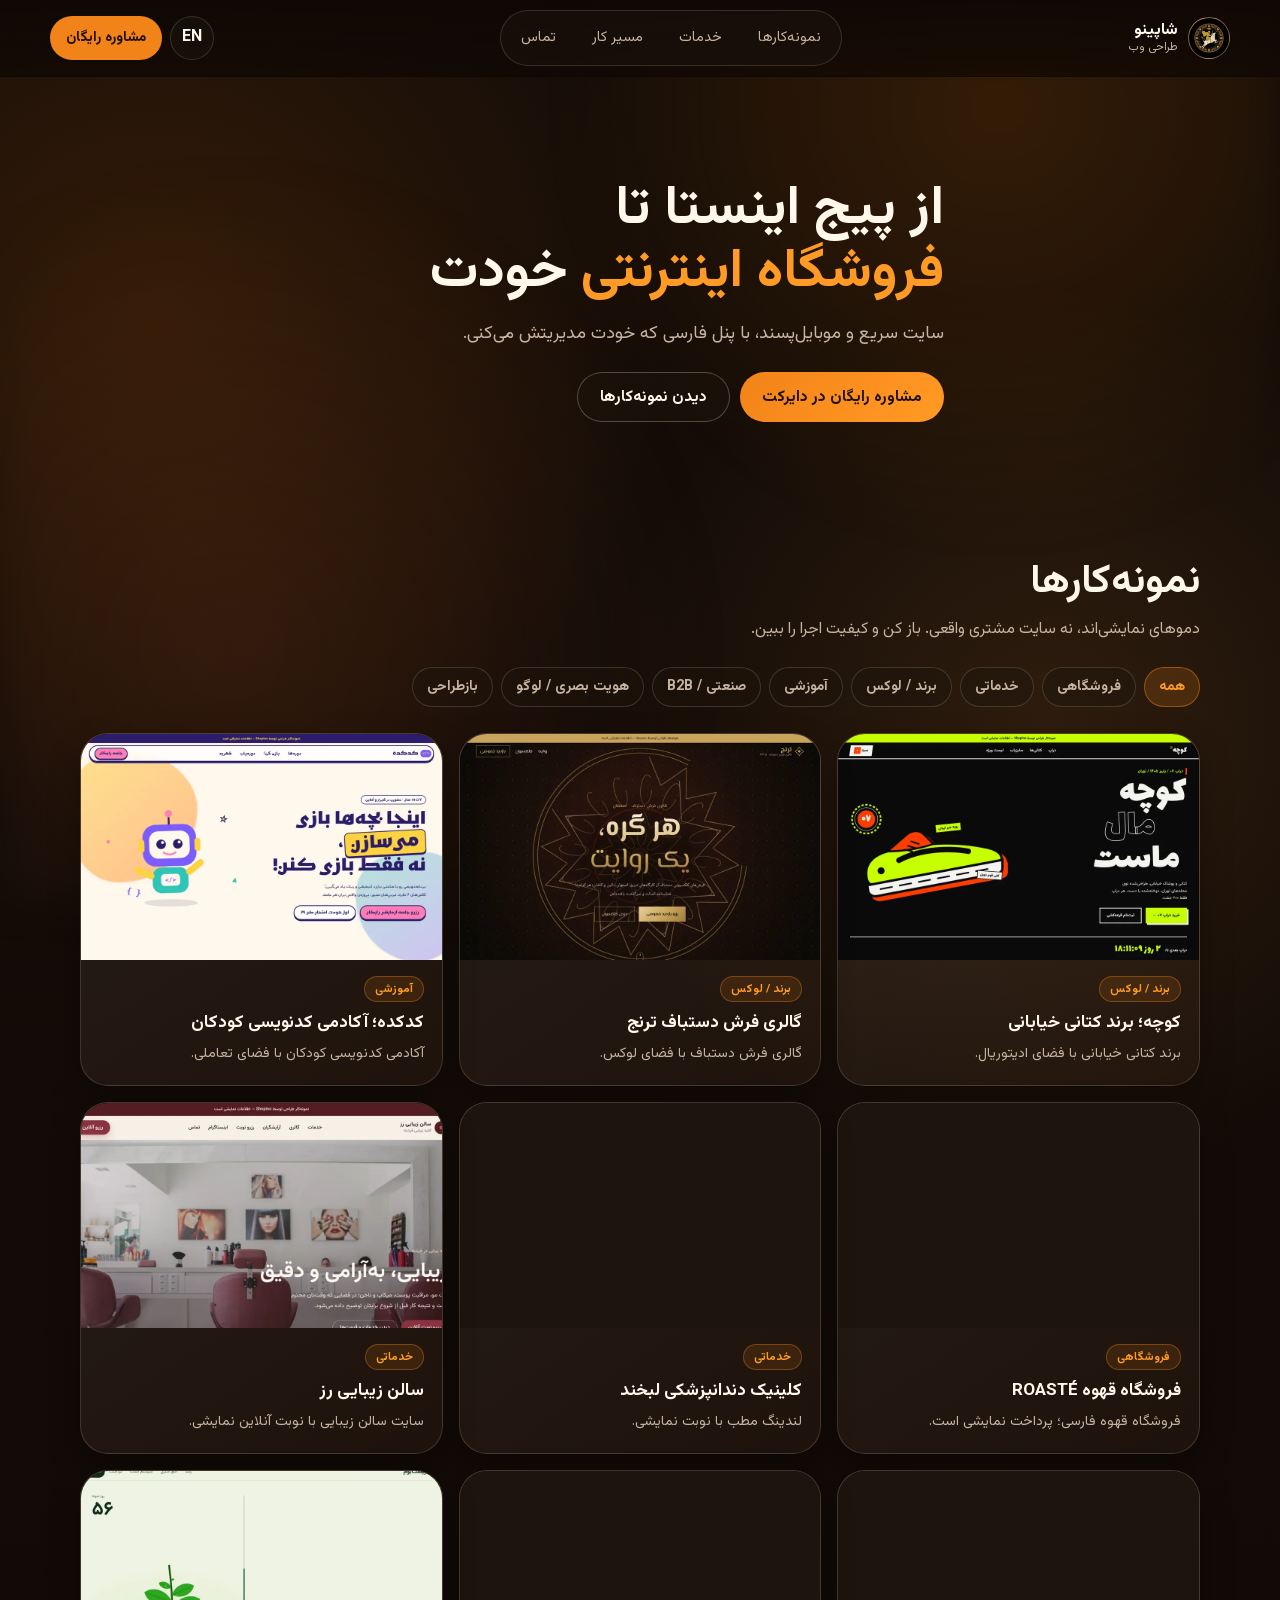
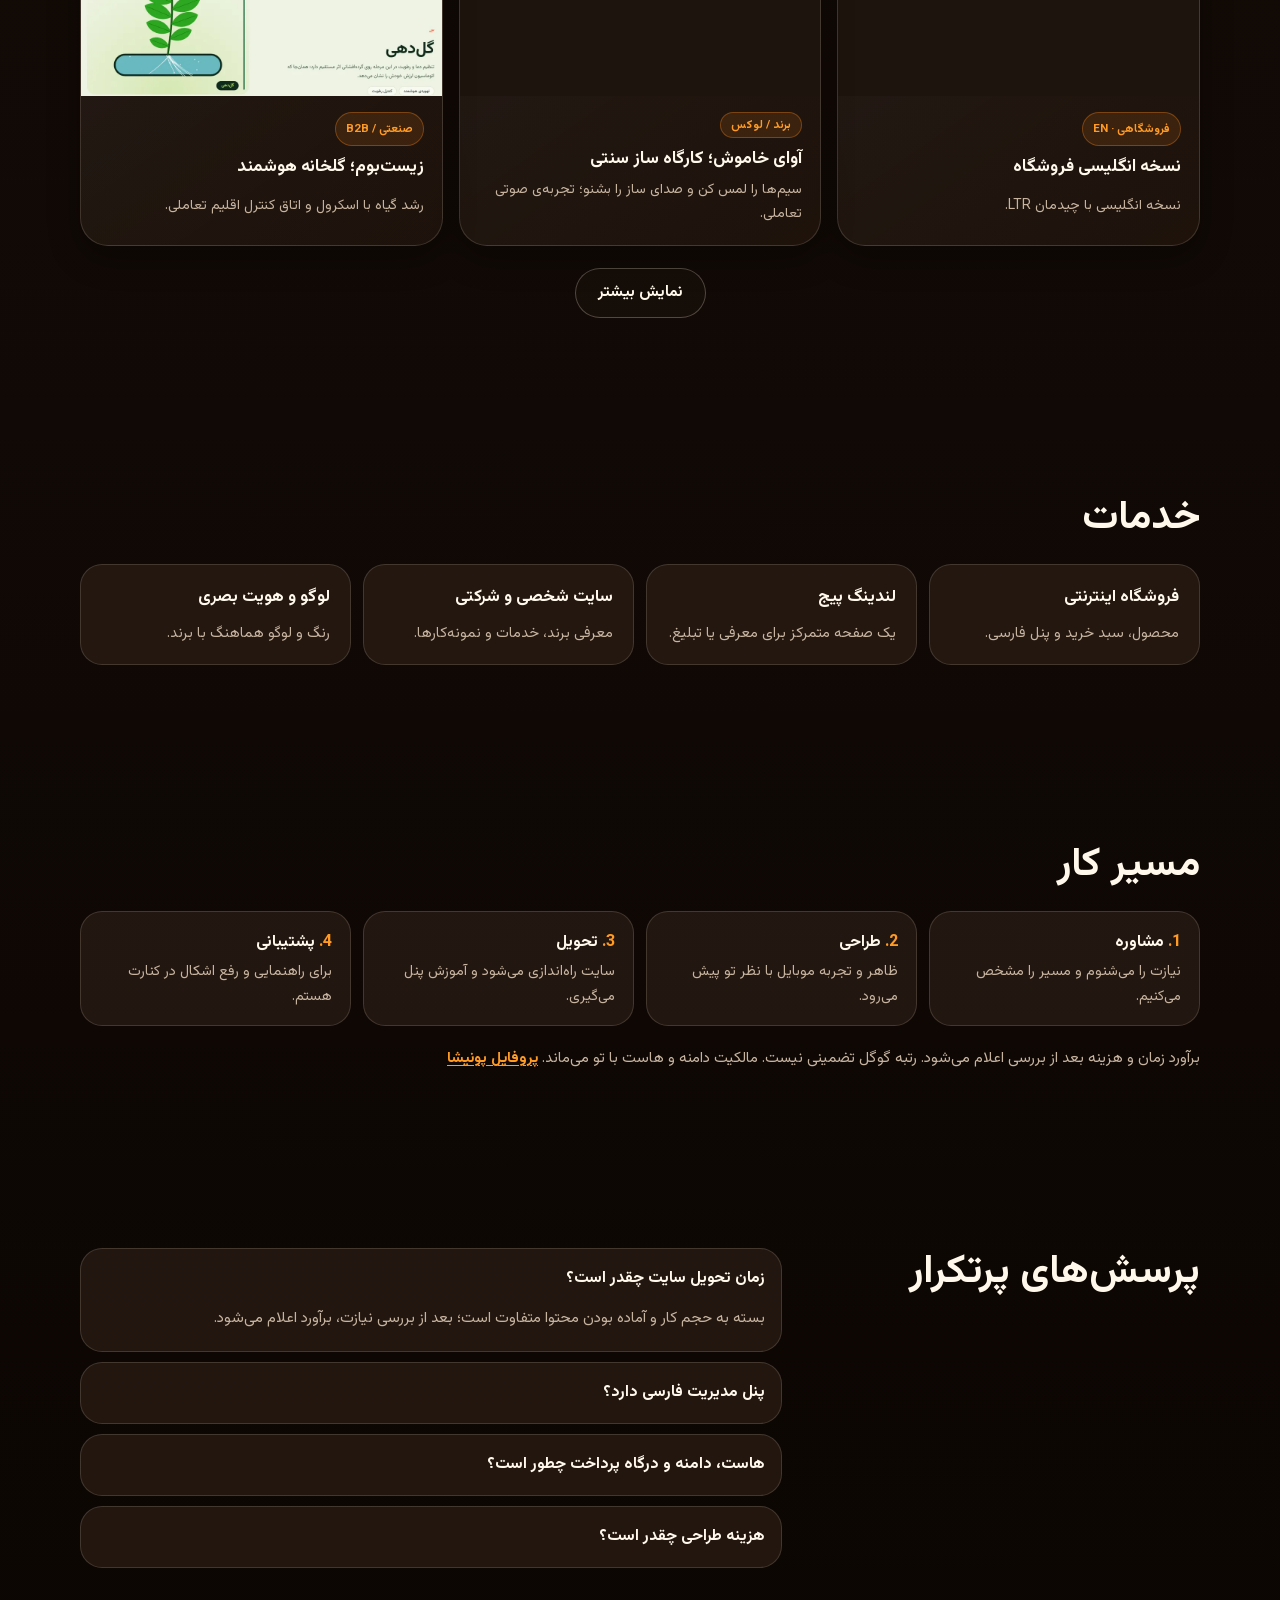
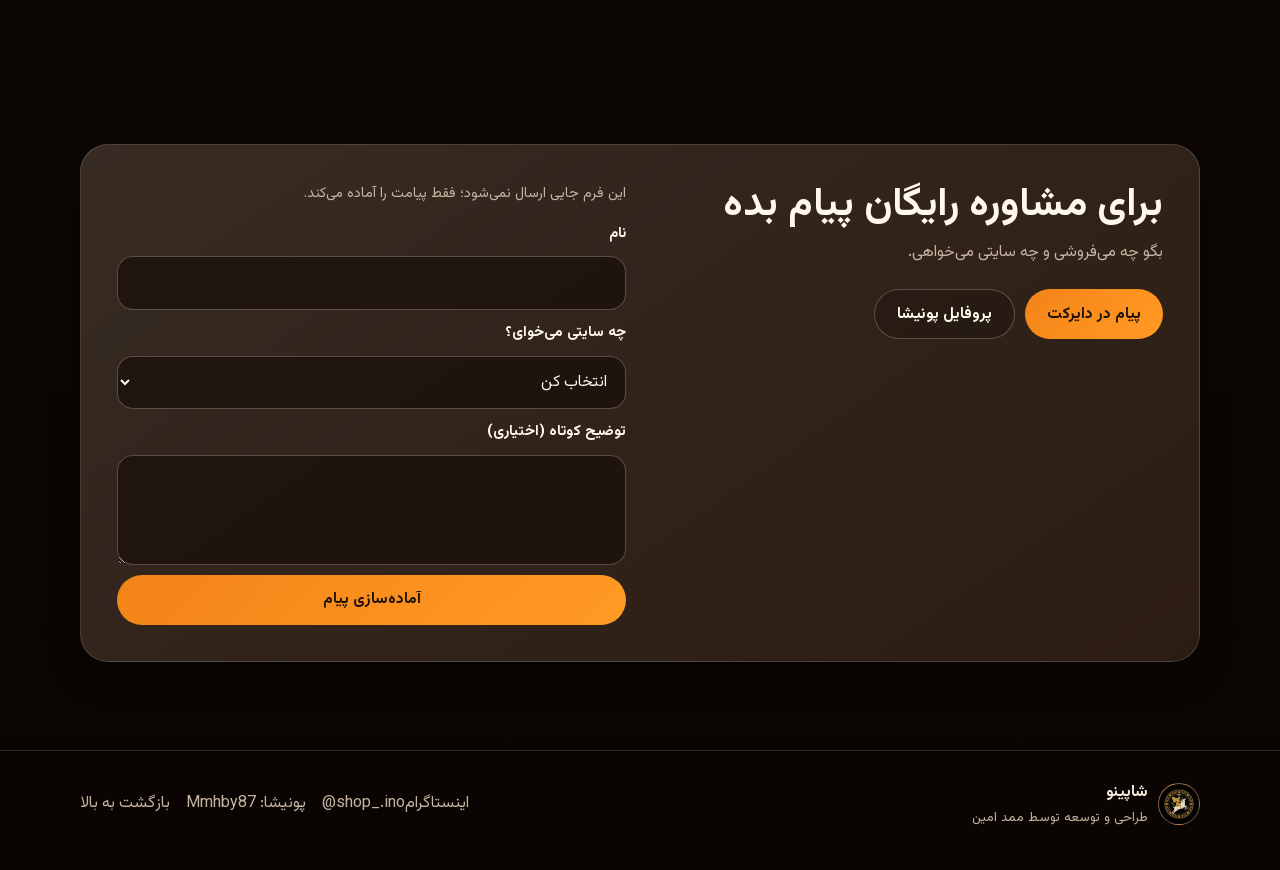
<file: index.html>
<!doctype html>
<html lang="fa" dir="rtl" data-lang="fa">
<head>
  <meta charset="utf-8">
  <meta name="viewport" content="width=device-width, initial-scale=1, viewport-fit=cover">
  <meta name="theme-color" content="#17120e">
  <meta name="robots" content="index, follow">
  <meta name="description" content="شاپینو؛ طراحی فروشگاه اینترنتی، لندینگ، سایت شرکتی و هویت بصری برای کسب‌وکارهای ایرانی. نمونه‌کارها دمو و مفهومی‌اند.">
  <meta name="author" content="ممد امین">
  <title>شاپینو | ممد امین — طراحی وب</title>
  <link rel="canonical" href="https://mmhby6698-dot.github.io/shopino-web/">
  <link rel="alternate" hreflang="fa" href="https://mmhby6698-dot.github.io/shopino-web/">
  <link rel="alternate" hreflang="en" href="https://mmhby6698-dot.github.io/shopino-web/?lang=en">
  <link rel="alternate" hreflang="x-default" href="https://mmhby6698-dot.github.io/shopino-web/">
  <meta property="og:site_name" content="شاپینو">
  <meta property="og:title" content="شاپینو | ممد امین">
  <meta property="og:description" content="از پیج اینستا تا فروشگاه، لندینگ یا هویت بصری؛ سایت سریع و موبایل‌پسند. نمونه‌کارها دمو هستند.">
  <meta property="og:type" content="website">
  <meta property="og:url" content="https://mmhby6698-dot.github.io/shopino-web/">
  <meta property="og:locale" content="fa_IR">
  <meta property="og:locale:alternate" content="en_US">
  <meta property="og:image" content="https://mmhby6698-dot.github.io/shopino-web/images/og-image.jpg">
  <meta property="og:image:alt" content="شاپینو؛ از پیج اینستا تا فروشگاه اینترنتی خودت">
  <meta property="og:image:width" content="1200">
  <meta property="og:image:height" content="630">
  <meta name="twitter:card" content="summary_large_image">
  <meta name="twitter:title" content="شاپینو | ممد امین">
  <meta name="twitter:description" content="از پیج اینستا تا فروشگاه، لندینگ یا هویت بصری؛ سایت سریع و موبایل‌پسند. نمونه‌کارها دمو هستند.">
  <meta name="twitter:image" content="https://mmhby6698-dot.github.io/shopino-web/images/og-image.jpg">
  <script>document.documentElement.classList.add('js');</script>
  <link rel="preload" href="./fonts/vazirmatn-sub-400.woff2" as="font" type="font/woff2" crossorigin>
  <link rel="preload" href="./fonts/vazirmatn-sub-700.woff2" as="font" type="font/woff2" crossorigin>
  <link rel="icon" href="./favicon.svg" type="image/svg+xml">
  <link rel="apple-touch-icon" href="./apple-touch-icon.png">
  <link rel="stylesheet" href="./src/styles.css">
  <script type="application/ld+json">
    {
    "@context": "https://schema.org",
    "@graph": [
      {
        "@type": "ProfessionalService",
        "@id": "https://mmhby6698-dot.github.io/shopino-web/#business",
        "name": "شاپینو",
        "alternateName": "Shopino",
        "url": "https://mmhby6698-dot.github.io/shopino-web/",
        "image": "https://mmhby6698-dot.github.io/shopino-web/images/og-image.jpg",
        "logo": "https://mmhby6698-dot.github.io/shopino-web/logo.webp",
        "description": "طراحی فروشگاه اینترنتی، لندینگ، سایت شرکتی و هویت بصری برای کسب‌وکارهای ایرانی. نمونه‌کارها دمو و مفهومی‌اند.",
        "founder": {
          "@type": "Person",
          "name": "ممد امین"
        },
        "areaServed": "IR",
        "availableLanguage": [
          "fa",
          "en"
        ],
        "sameAs": [
          "https://www.instagram.com/shop_.ino/",
          "https://ponisha.ir/profile/Mmhby87"
        ]
      },
      {
        "@type": "WebSite",
        "@id": "https://mmhby6698-dot.github.io/shopino-web/#website",
        "url": "https://mmhby6698-dot.github.io/shopino-web/",
        "name": "شاپینو",
        "inLanguage": "fa",
        "publisher": {
          "@id": "https://mmhby6698-dot.github.io/shopino-web/#business"
        }
      },
      {
        "@type": "ItemList",
        "@id": "https://mmhby6698-dot.github.io/shopino-web/#portfolio",
        "name": "نمونه‌کارهای شاپینو",
        "itemListElement": [
          {
            "@type": "ListItem",
            "position": 1,
            "name": "کوچه؛ برند کتانی خیابانی",
            "url": "https://mmhby6698-dot.github.io/kooche-streetwear-demo/"
          },
          {
            "@type": "ListItem",
            "position": 2,
            "name": "گالری فرش دستباف ترنج",
            "url": "https://mmhby6698-dot.github.io/toranj-carpet-demo/"
          },
          {
            "@type": "ListItem",
            "position": 3,
            "name": "کدکده؛ آکادمی کدنویسی کودکان",
            "url": "https://mmhby6698-dot.github.io/kidkade-academy-demo/"
          },
          {
            "@type": "ListItem",
            "position": 4,
            "name": "فروشگاه قهوه ROASTÉ",
            "url": "https://roaste-demo-68bf.netlify.app"
          },
          {
            "@type": "ListItem",
            "position": 5,
            "name": "کلینیک دندانپزشکی لبخند",
            "url": "https://labkhand-dental-demo.netlify.app"
          },
          {
            "@type": "ListItem",
            "position": 6,
            "name": "سالن زیبایی رز",
            "url": "https://rose-salon-demo.netlify.app"
          },
          {
            "@type": "ListItem",
            "position": 7,
            "name": "نسخه انگلیسی فروشگاه",
            "url": "https://acme-coffee-en-demo-9e10.netlify.app"
          },
          {
            "@type": "ListItem",
            "position": 8,
            "name": "آوای خاموش؛ کارگاه ساز سنتی",
            "url": "https://mmhby6698-dot.github.io/avaye-khamoush-demo/"
          },
          {
            "@type": "ListItem",
            "position": 9,
            "name": "زیست‌بوم؛ گلخانه هوشمند",
            "url": "https://mmhby6698-dot.github.io/zistboom-demo/"
          },
          {
            "@type": "ListItem",
            "position": 10,
            "name": "پالس؛ انرژی خورشیدی",
            "url": "https://mmhby6698-dot.github.io/pulse-solar-demo/"
          },
          {
            "@type": "ListItem",
            "position": 11,
            "name": "معدن‌نگار؛ سنگ تزئینی",
            "url": "https://mmhby6698-dot.github.io/madan-negar-demo/"
          },
          {
            "@type": "ListItem",
            "position": 12,
            "name": "کوچ‌راه؛ سفر عشایری",
            "url": "https://mmhby6698-dot.github.io/kooch-rah-demo/"
          },
          {
            "@type": "ListItem",
            "position": 13,
            "name": "خط‌سنج؛ سازه و سوله",
            "url": "https://mmhby6698-dot.github.io/khat-sanj-demo/"
          },
          {
            "@type": "ListItem",
            "position": 14,
            "name": "تارزر؛ هویت بصری زعفران (نمونه مفهومی)",
            "url": "https://mmhby6698-dot.github.io/shopino-web/brand/tarzar/"
          },
          {
            "@type": "ListItem",
            "position": 15,
            "name": "شکرلب؛ هویت بصری شیرینی‌فروشی (نمونه مفهومی)",
            "url": "https://mmhby6698-dot.github.io/shopino-web/brand/shekarlab/"
          },
          {
            "@type": "ListItem",
            "position": 16,
            "name": "ردپا؛ هویت بصری اپ رهگیری (نمونه مفهومی)",
            "url": "https://mmhby6698-dot.github.io/shopino-web/brand/radpa/"
          },
          {
            "@type": "ListItem",
            "position": 17,
            "name": "بازطراحی سایت حسابداری؛ قبل و بعد (نمونه مفهومی)",
            "url": "https://mmhby6698-dot.github.io/shopino-web/redesign/rasta/"
          }
        ]
      },
      {
        "@type": "FAQPage",
        "@id": "https://mmhby6698-dot.github.io/shopino-web/#faq",
        "mainEntity": [
          {
            "@type": "Question",
            "name": "زمان تحویل سایت چقدر است؟",
            "acceptedAnswer": {
              "@type": "Answer",
              "text": "بسته به حجم کار و آماده بودن محتوا متفاوت است؛ بعد از بررسی نیازت، برآورد اعلام می‌شود."
            }
          },
          {
            "@type": "Question",
            "name": "پنل مدیریت فارسی دارد؟",
            "acceptedAnswer": {
              "@type": "Answer",
              "text": "بله؛ پنل فارسی برای مدیریت محتوا و محصولات طراحی می‌شود و بعد از تحویل آموزش کار با آن را می‌گیری."
            }
          },
          {
            "@type": "Question",
            "name": "هاست، دامنه و درگاه پرداخت چطور است؟",
            "acceptedAnswer": {
              "@type": "Answer",
              "text": "هزینه هاست، دامنه و درگاه بر عهده خریدار است؛ در انتخاب و راه‌اندازی راهنمایی می‌شوی."
            }
          },
          {
            "@type": "Question",
            "name": "هزینه طراحی چقدر است؟",
            "acceptedAnswer": {
              "@type": "Answer",
              "text": "قیمت ثابت و عمومی اعلام نمی‌شود؛ بسته به امکانات و حجم کار متفاوت است. استعلام در دایرکت."
            }
          }
        ]
      }
    ]
  }
  </script>
</head>
<body>
  <a class="skip-link" href="#main">رفتن به محتوا</a>
  <div class="ambient ambient-a" aria-hidden="true"></div>
  <div class="ambient ambient-b" aria-hidden="true"></div>

  <header class="site-header" id="top">
    <div class="header-inner">
      <a class="brand" href="#top" aria-label="شاپینو، طراحی وب — بازگشت به ابتدای صفحه" data-i18n-aria="brandAria">
        <span class="logo-shell">
          <picture>
            <source srcset="./logo.webp" type="image/webp">
            <img src="./logo.jpg" alt="" width="40" height="40" decoding="async">
          </picture>
          <span class="logo-fallback" aria-hidden="true">ش</span>
        </span>
        <span class="brand-copy">
          <strong data-i18n="brand">شاپینو</strong>
          <small data-i18n="brandTag">طراحی وب</small>
        </span>
      </a>

      <nav class="site-nav" id="siteNav" aria-label="ناوبری اصلی" data-i18n-aria="navAria">
        <a href="#portfolio" data-i18n="navPortfolio">نمونه‌کارها</a>
        <a href="#services" data-i18n="navServices">خدمات</a>
        <a href="#process" data-i18n="navProcess">مسیر کار</a>
        <a href="#contact" data-i18n="navContact">تماس</a>
      </nav>

      <div class="header-actions">
        <button class="nav-toggle" id="navToggle" type="button" aria-expanded="false" aria-controls="siteNav" data-i18n-aria="navToggleAria">
          <span class="nav-toggle-bars" aria-hidden="true"></span>
          <span class="visually-hidden" data-i18n="navToggle">منو</span>
        </button>
        <button class="lang-toggle" id="langToggle" type="button" aria-label="EN — Switch to English" data-i18n-aria="toggleAria">
          <span data-i18n="toggle">EN</span>
        </button>
        <a class="header-cta" href="https://ig.me/m/shop_.ino" target="_blank" rel="noopener noreferrer" data-i18n="headerCta">مشاوره رایگان</a>
      </div>
    </div>
  </header>

  <main id="main">
    <section class="hero" aria-labelledby="heroTitle">
      <div class="container hero-copy">
        <h1 class="hero-title" id="heroTitle" data-i18n-html="heroTitle">از پیج اینستا تا <span>فروشگاه اینترنتی</span> خودت</h1>
        <p class="hero-subtitle" data-i18n="heroSubtitle">سایت سریع و موبایل‌پسند، با پنل فارسی که خودت مدیریتش می‌کنی.</p>
        <div class="hero-actions">
          <a class="btn btn-primary" href="https://ig.me/m/shop_.ino" target="_blank" rel="noopener noreferrer">
            <span data-i18n="heroPrimary">مشاوره رایگان در دایرکت</span>
          </a>
          <a class="btn btn-secondary" href="#portfolio">
            <span data-i18n="heroSecondary">دیدن نمونه‌کارها</span>
          </a>
        </div>
      </div>
    </section>

    <section class="portfolio section-pad" id="portfolio" aria-labelledby="portfolioTitle">
      <div class="container section-head">
        <h2 class="section-title" id="portfolioTitle" data-i18n="portfolioTitle">نمونه‌کارها</h2>
        <p class="section-lead" data-i18n="portfolioLead">دموهای نمایشی‌اند، نه سایت مشتری واقعی. باز کن و کیفیت اجرا را ببین.</p>
      </div>
      <div class="container">
        <div class="filters" id="portfolioFilters" role="group" aria-label="فیلتر نمونه‌کارها" data-i18n-aria="filterAria"></div>
        <div class="portfolio-grid" id="portfolioGrid">
          <div class="portfolio-card portfolio-skeleton" aria-hidden="true"><span class="portfolio-art"></span><span class="portfolio-copy"><span class="badge">&nbsp;</span><strong>&nbsp;</strong><small>&nbsp;</small></span></div>
          <div class="portfolio-card portfolio-skeleton" aria-hidden="true"><span class="portfolio-art"></span><span class="portfolio-copy"><span class="badge">&nbsp;</span><strong>&nbsp;</strong><small>&nbsp;</small></span></div>
          <div class="portfolio-card portfolio-skeleton" aria-hidden="true"><span class="portfolio-art"></span><span class="portfolio-copy"><span class="badge">&nbsp;</span><strong>&nbsp;</strong><small>&nbsp;</small></span></div>
          <div class="portfolio-card portfolio-skeleton" aria-hidden="true"><span class="portfolio-art"></span><span class="portfolio-copy"><span class="badge">&nbsp;</span><strong>&nbsp;</strong><small>&nbsp;</small></span></div>
          <div class="portfolio-card portfolio-skeleton" aria-hidden="true"><span class="portfolio-art"></span><span class="portfolio-copy"><span class="badge">&nbsp;</span><strong>&nbsp;</strong><small>&nbsp;</small></span></div>
          <div class="portfolio-card portfolio-skeleton" aria-hidden="true"><span class="portfolio-art"></span><span class="portfolio-copy"><span class="badge">&nbsp;</span><strong>&nbsp;</strong><small>&nbsp;</small></span></div>
          <div class="portfolio-card portfolio-skeleton" aria-hidden="true"><span class="portfolio-art"></span><span class="portfolio-copy"><span class="badge">&nbsp;</span><strong>&nbsp;</strong><small>&nbsp;</small></span></div>
          <div class="portfolio-card portfolio-skeleton" aria-hidden="true"><span class="portfolio-art"></span><span class="portfolio-copy"><span class="badge">&nbsp;</span><strong>&nbsp;</strong><small>&nbsp;</small></span></div>
          <div class="portfolio-card portfolio-skeleton" aria-hidden="true"><span class="portfolio-art"></span><span class="portfolio-copy"><span class="badge">&nbsp;</span><strong>&nbsp;</strong><small>&nbsp;</small></span></div>
        </div>
        <button class="btn btn-secondary portfolio-more" id="portfolioMore" type="button" hidden data-i18n="showMore">نمایش بیشتر</button>
        <noscript>
          <ul class="noscript-list">
            <li><a href="https://mmhby6698-dot.github.io/kooche-streetwear-demo/">کوچه؛ برند کتانی خیابانی</a></li>
            <li><a href="https://mmhby6698-dot.github.io/toranj-carpet-demo/">گالری فرش دستباف ترنج</a></li>
            <li><a href="https://mmhby6698-dot.github.io/kidkade-academy-demo/">کدکده؛ آکادمی کدنویسی کودکان</a></li>
            <li><a href="https://roaste-demo-68bf.netlify.app">فروشگاه قهوه ROASTÉ</a></li>
            <li><a href="https://labkhand-dental-demo.netlify.app">کلینیک دندانپزشکی لبخند</a></li>
            <li><a href="https://rose-salon-demo.netlify.app">سالن زیبایی رز</a></li>
            <li><a href="https://acme-coffee-en-demo-9e10.netlify.app">نسخه انگلیسی فروشگاه Acme Coffee</a></li>
            <li><a href="https://mmhby6698-dot.github.io/avaye-khamoush-demo/">آوای خاموش؛ کارگاه ساز سنتی</a></li>
            <li><a href="https://mmhby6698-dot.github.io/zistboom-demo/">زیست‌بوم؛ گلخانه هوشمند</a></li>
            <li><a href="https://mmhby6698-dot.github.io/pulse-solar-demo/">پالس؛ انرژی خورشیدی</a></li>
            <li><a href="https://mmhby6698-dot.github.io/madan-negar-demo/">معدن‌نگار؛ سنگ تزئینی</a></li>
            <li><a href="https://mmhby6698-dot.github.io/kooch-rah-demo/">کوچ‌راه؛ سفر عشایری</a></li>
            <li><a href="https://mmhby6698-dot.github.io/khat-sanj-demo/">خط‌سنج؛ سازه و سوله</a></li>
            <li><a href="./brand/tarzar/">تارزر؛ هویت بصری زعفران</a></li>
            <li><a href="./brand/shekarlab/">شکرلب؛ هویت بصری شیرینی‌فروشی</a></li>
            <li><a href="./brand/radpa/">ردپا؛ هویت بصری اپ رهگیری</a></li>
            <li><a href="./redesign/rasta/">بازطراحی سایت حسابداری؛ قبل و بعد</a></li>
          </ul>
        </noscript>
      </div>
    </section>

    <section class="services section-pad" id="services" aria-labelledby="servicesTitle">
      <div class="container section-head">
        <h2 class="section-title" id="servicesTitle" data-i18n="servicesTitle">خدمات</h2>
      </div>
      <div class="container service-grid">
        <article class="service-card">
          <h3 data-i18n="service1Title">فروشگاه اینترنتی</h3>
          <p data-i18n="service1Text">محصول، سبد خرید و پنل فارسی.</p>
        </article>
        <article class="service-card">
          <h3 data-i18n="service2Title">لندینگ پیج</h3>
          <p data-i18n="service2Text">یک صفحه متمرکز برای معرفی یا تبلیغ.</p>
        </article>
        <article class="service-card">
          <h3 data-i18n="service3Title">سایت شخصی و شرکتی</h3>
          <p data-i18n="service3Text">معرفی برند، خدمات و نمونه‌کارها.</p>
        </article>
        <article class="service-card">
          <h3 data-i18n="service4Title">لوگو و هویت بصری</h3>
          <p data-i18n="service4Text">رنگ و لوگو هماهنگ با برند.</p>
        </article>
      </div>
    </section>

    <section class="process section-pad" id="process" aria-labelledby="processTitle">
      <div class="container section-head">
        <h2 class="section-title" id="processTitle" data-i18n="processTitle">مسیر کار</h2>
      </div>
      <div class="container">
        <ol class="process-strip">
          <li><strong data-i18n="step1Title">مشاوره</strong><span data-i18n="step1Text">نیازت را می‌شنوم و مسیر را مشخص می‌کنیم.</span></li>
          <li><strong data-i18n="step2Title">طراحی</strong><span data-i18n="step2Text">ظاهر و تجربه موبایل با نظر تو پیش می‌رود.</span></li>
          <li><strong data-i18n="step3Title">تحویل</strong><span data-i18n="step3Text">سایت راه‌اندازی می‌شود و آموزش پنل می‌گیری.</span></li>
          <li><strong data-i18n="step4Title">پشتیبانی</strong><span data-i18n="step4Text">برای راهنمایی و رفع اشکال در کنارت هستم.</span></li>
        </ol>
        <p class="trust-line" data-i18n-html="trustLine">برآورد زمان و هزینه بعد از بررسی اعلام می‌شود. رتبه گوگل تضمینی نیست. مالکیت دامنه و هاست با تو می‌ماند. <a href="https://ponisha.ir/profile/Mmhby87" target="_blank" rel="noopener noreferrer">پروفایل پونیشا</a></p>
      </div>
    </section>

    <section class="faq section-pad" id="faq" aria-labelledby="faqTitle">
      <div class="container faq-layout">
        <h2 class="section-title" id="faqTitle" data-i18n="faqTitle">پرسش‌های پرتکرار</h2>
        <div class="faq-list">
          <details class="faq-item" open>
            <summary><span data-i18n="faq1Q">زمان تحویل سایت چقدر است؟</span></summary>
            <p data-i18n="faq1A">بسته به حجم کار و آماده بودن محتوا متفاوت است؛ بعد از بررسی نیازت، برآورد اعلام می‌شود.</p>
          </details>
          <details class="faq-item">
            <summary><span data-i18n="faq2Q">پنل مدیریت فارسی دارد؟</span></summary>
            <p data-i18n="faq2A">بله؛ پنل فارسی برای مدیریت محتوا و محصولات طراحی می‌شود و بعد از تحویل آموزش کار با آن را می‌گیری.</p>
          </details>
          <details class="faq-item">
            <summary><span data-i18n="faq3Q">هاست، دامنه و درگاه پرداخت چطور است؟</span></summary>
            <p data-i18n="faq3A">هزینه هاست، دامنه و درگاه بر عهده خریدار است؛ در انتخاب و راه‌اندازی راهنمایی می‌شوی.</p>
          </details>
          <details class="faq-item">
            <summary><span data-i18n="faq4Q">هزینه طراحی چقدر است؟</span></summary>
            <p data-i18n="faq4A">قیمت ثابت و عمومی اعلام نمی‌شود؛ بسته به امکانات و حجم کار متفاوت است. استعلام در دایرکت.</p>
          </details>
        </div>
      </div>
    </section>

    <section class="final-cta section-pad" id="contact" aria-labelledby="contactTitle">
      <div class="container final-card">
        <div class="contact-layout">
          <div>
            <h2 class="section-title" id="contactTitle" data-i18n-html="contactTitle">برای <span>مشاوره رایگان</span> پیام بده</h2>
            <p class="section-lead" data-i18n="contactLead">بگو چه می‌فروشی و چه سایتی می‌خواهی.</p>
            <div class="hero-actions">
              <a class="btn btn-primary" href="https://ig.me/m/shop_.ino" target="_blank" rel="noopener noreferrer">
                <span data-i18n="contactButton">پیام در دایرکت</span>
              </a>
              <a class="btn btn-secondary" href="https://ponisha.ir/profile/Mmhby87" target="_blank" rel="noopener noreferrer">
                <span data-i18n="contactPonisha">پروفایل پونیشا</span>
              </a>
            </div>
          </div>

          <form class="contact-form" id="contactForm" action="#contact" method="post">
            <p class="form-note" data-i18n="formNote">این فرم جایی ارسال نمی‌شود؛ فقط پیامت را آماده می‌کند.</p>
            <label for="contactName" data-i18n="formName">نام</label>
            <input id="contactName" name="name" type="text" autocomplete="name" maxlength="80" required>
            <label for="contactNeed" data-i18n="formNeed">چه سایتی می‌خوای؟</label>
            <select id="contactNeed" name="need" required>
              <option value="" data-i18n="formNeedPlaceholder">انتخاب کن</option>
              <option value="store" data-i18n="formNeedStore">فروشگاه اینترنتی</option>
              <option value="landing" data-i18n="formNeedLanding">لندینگ پیج</option>
              <option value="company" data-i18n="formNeedCompany">سایت شخصی یا شرکتی</option>
              <option value="identity" data-i18n="formNeedIdentity">لوگو و هویت بصری</option>
              <option value="other" data-i18n="formNeedOther">سایر</option>
            </select>
            <label for="contactMsg" data-i18n="formMsg">توضیح کوتاه (اختیاری)</label>
            <textarea id="contactMsg" name="message" rows="3" maxlength="500"></textarea>
            <button class="btn btn-primary" type="submit" data-i18n="formSubmit">آماده‌سازی پیام</button>
            <div class="form-result" id="formResult" hidden>
              <p data-i18n="formThanks">پیام آماده شد و جایی ارسال نشد. می‌توانی متن را کپی کنی و در دایرکت یا پونیشا بفرستی.</p>
              <pre class="form-preview" id="formPreview"></pre>
              <div class="form-result-actions">
                <button class="btn btn-secondary" type="button" id="copyMessage" data-i18n="formCopy">کپی متن</button>
                <a class="btn btn-primary" href="https://ig.me/m/shop_.ino" target="_blank" rel="noopener noreferrer" data-i18n="contactButton">پیام در دایرکت</a>
              </div>
            </div>
          </form>
        </div>
      </div>
    </section>
  </main>

  <footer class="site-footer">
    <div class="container footer-inner">
      <div class="footer-brand">
        <span class="logo-shell footer-logo" aria-hidden="true">
          <picture>
            <source srcset="./logo.webp" type="image/webp">
            <img src="./logo.jpg" alt="" width="40" height="40" decoding="async">
          </picture>
          <span class="logo-fallback">ش</span>
        </span>
        <div><strong data-i18n="brand">شاپینو</strong><small data-i18n="footerCredit">طراحی و توسعه توسط ممد امین</small></div>
      </div>
      <nav class="footer-nav" aria-label="پیوندهای پایانی" data-i18n-aria="footerNavAria">
        <a href="https://instagram.com/shop_.ino" target="_blank" rel="noopener noreferrer"><span data-i18n="footerInstagram">اینستاگرام</span> <span class="ltr-iso">@shop_.ino</span></a>
        <a href="https://ponisha.ir/profile/Mmhby87" target="_blank" rel="noopener noreferrer" data-i18n="footerPonisha">پونیشا: Mmhby87</a>
        <a href="#top" data-i18n="footerTop">بازگشت به بالا</a>
      </nav>
    </div>
  </footer>

  <a class="mobile-direct" href="https://ig.me/m/shop_.ino" target="_blank" rel="noopener noreferrer">
    <span data-i18n="stickyCta">پیام در دایرکت</span>
  </a>

  <script type="module" src="./src/main.js"></script>
</body>
</html>
</file>
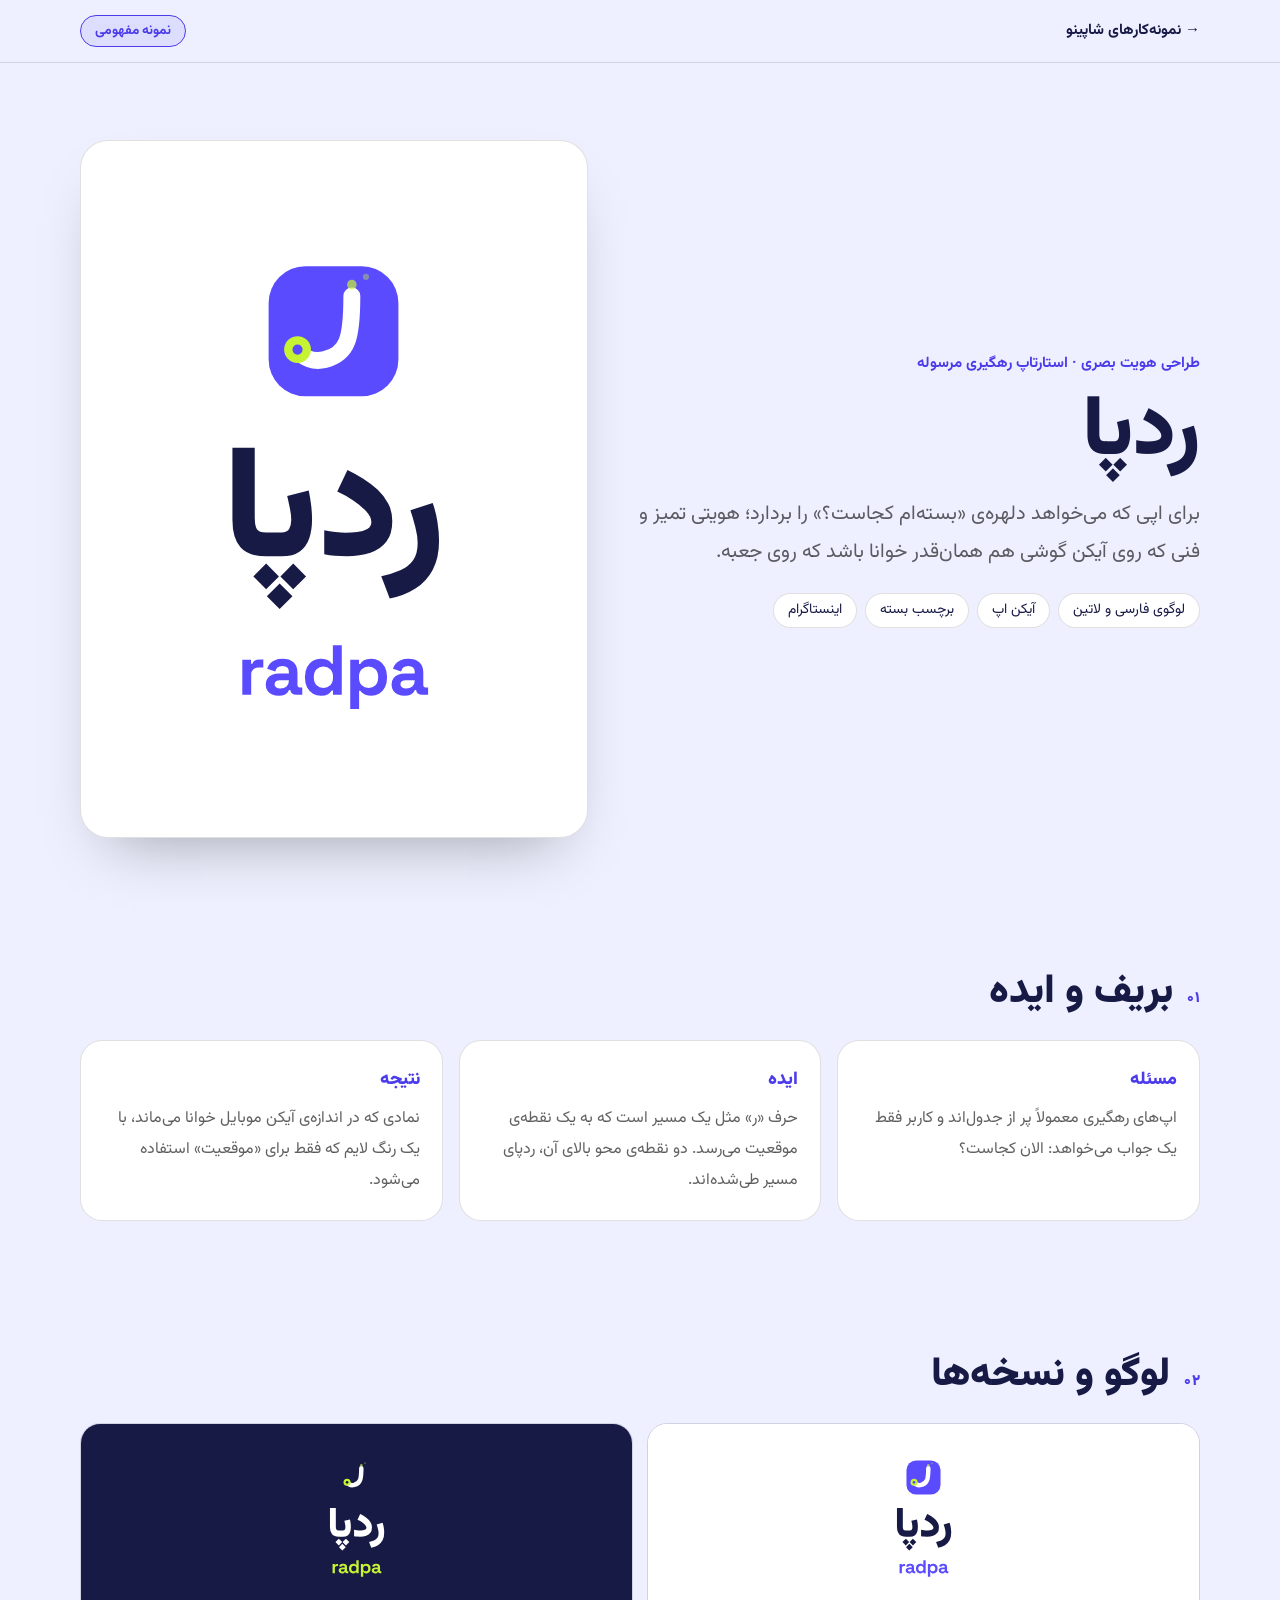
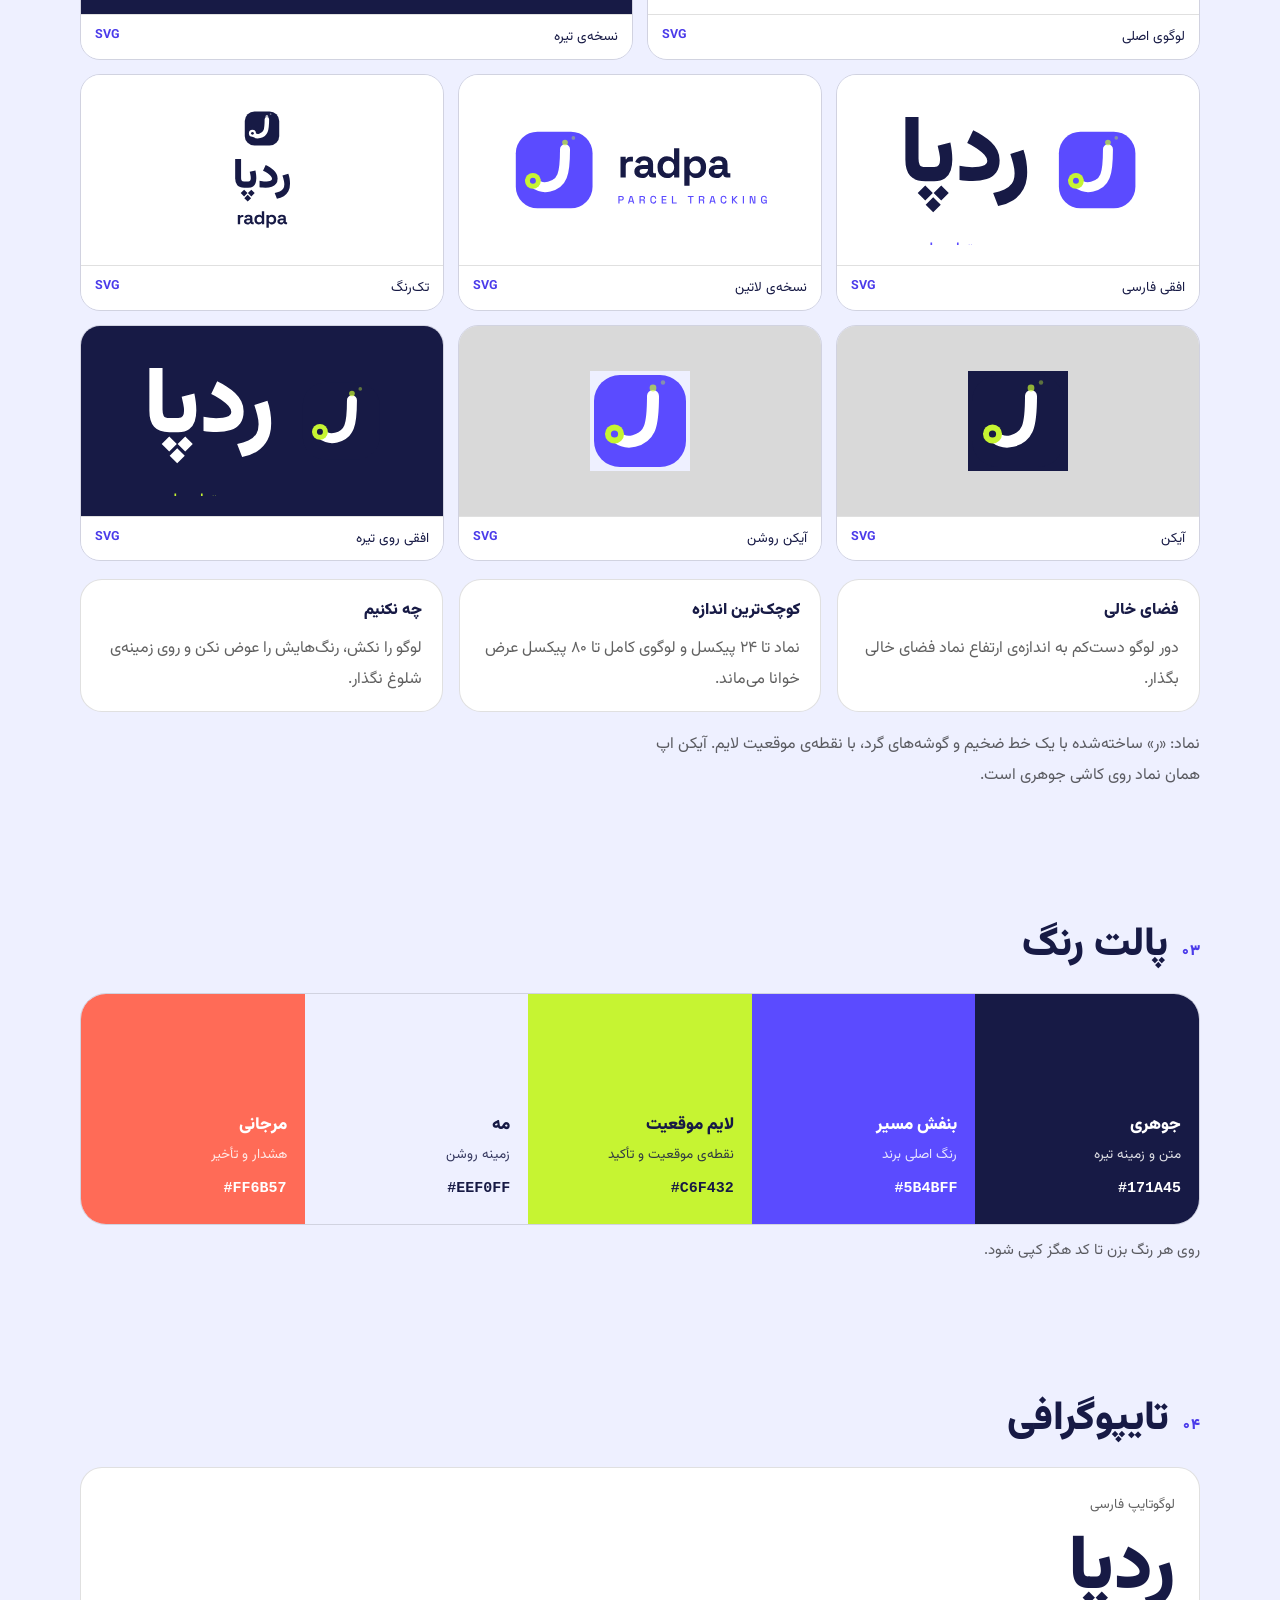
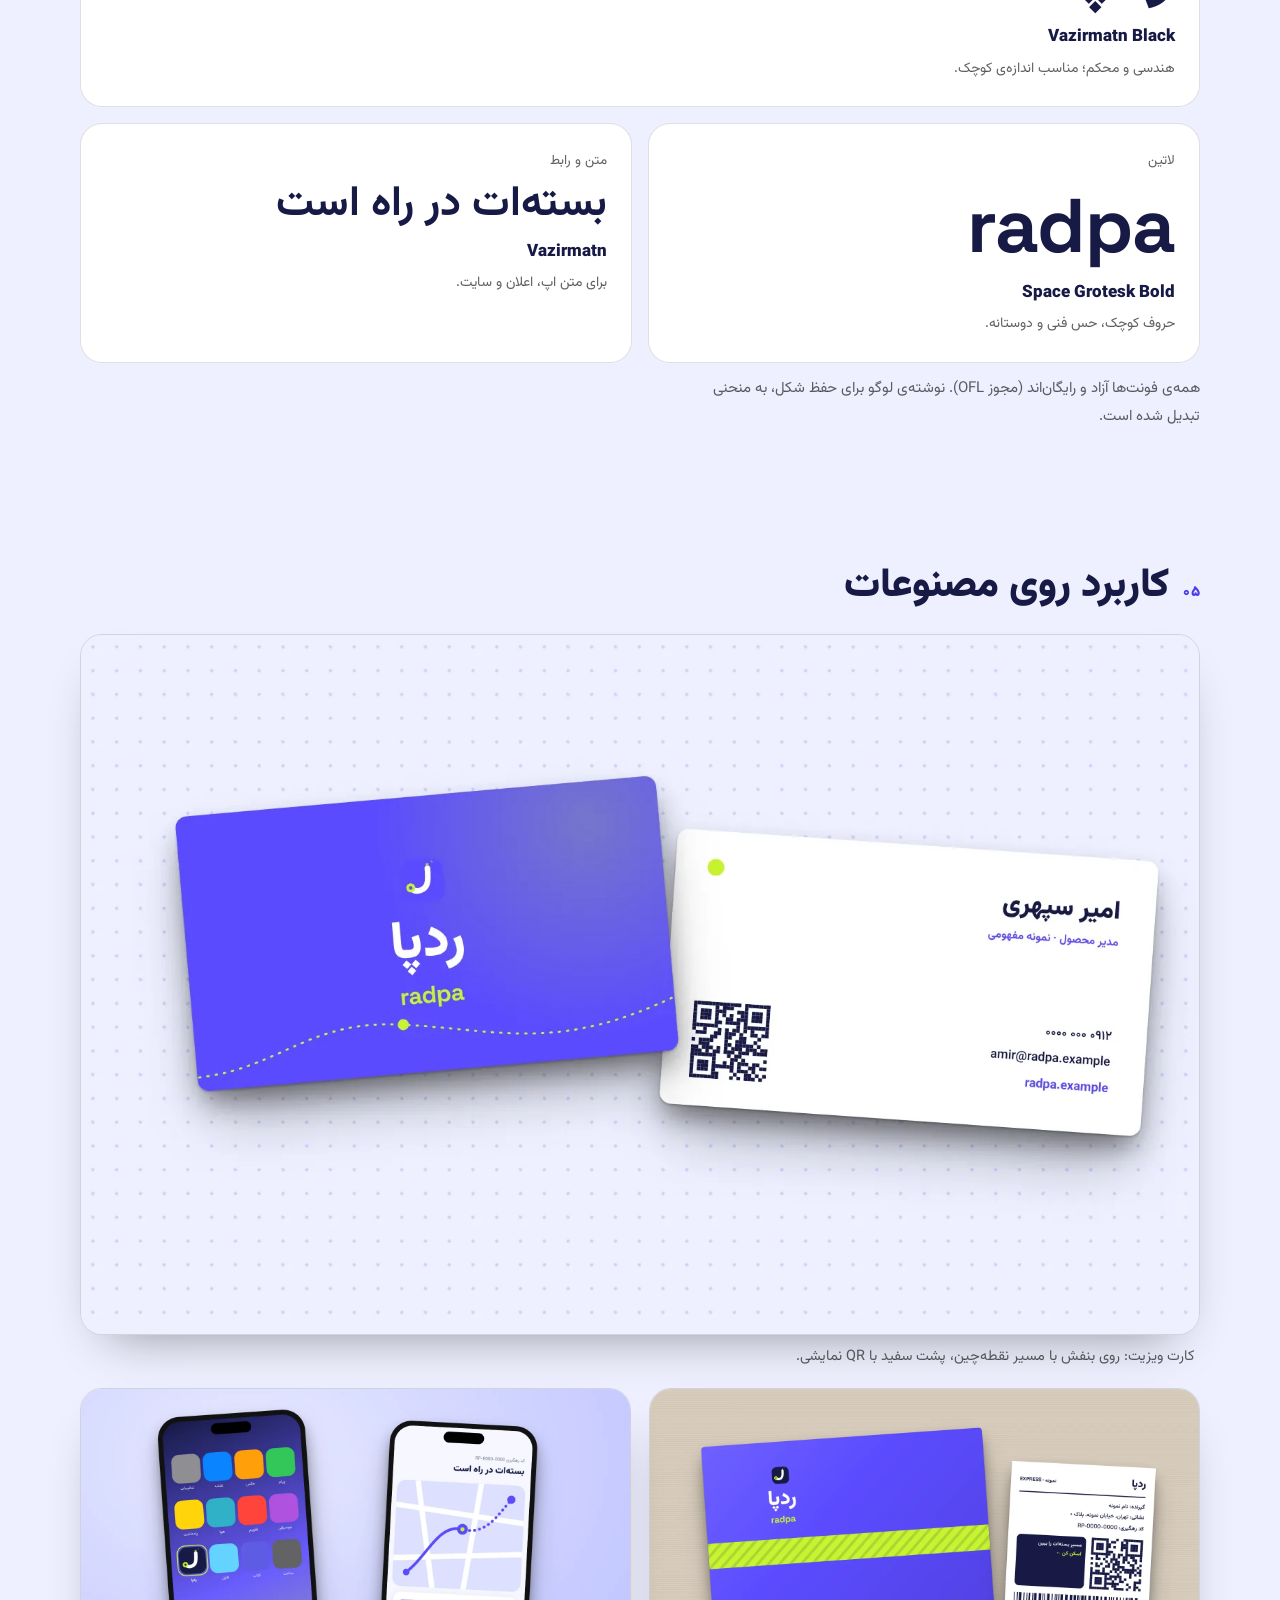
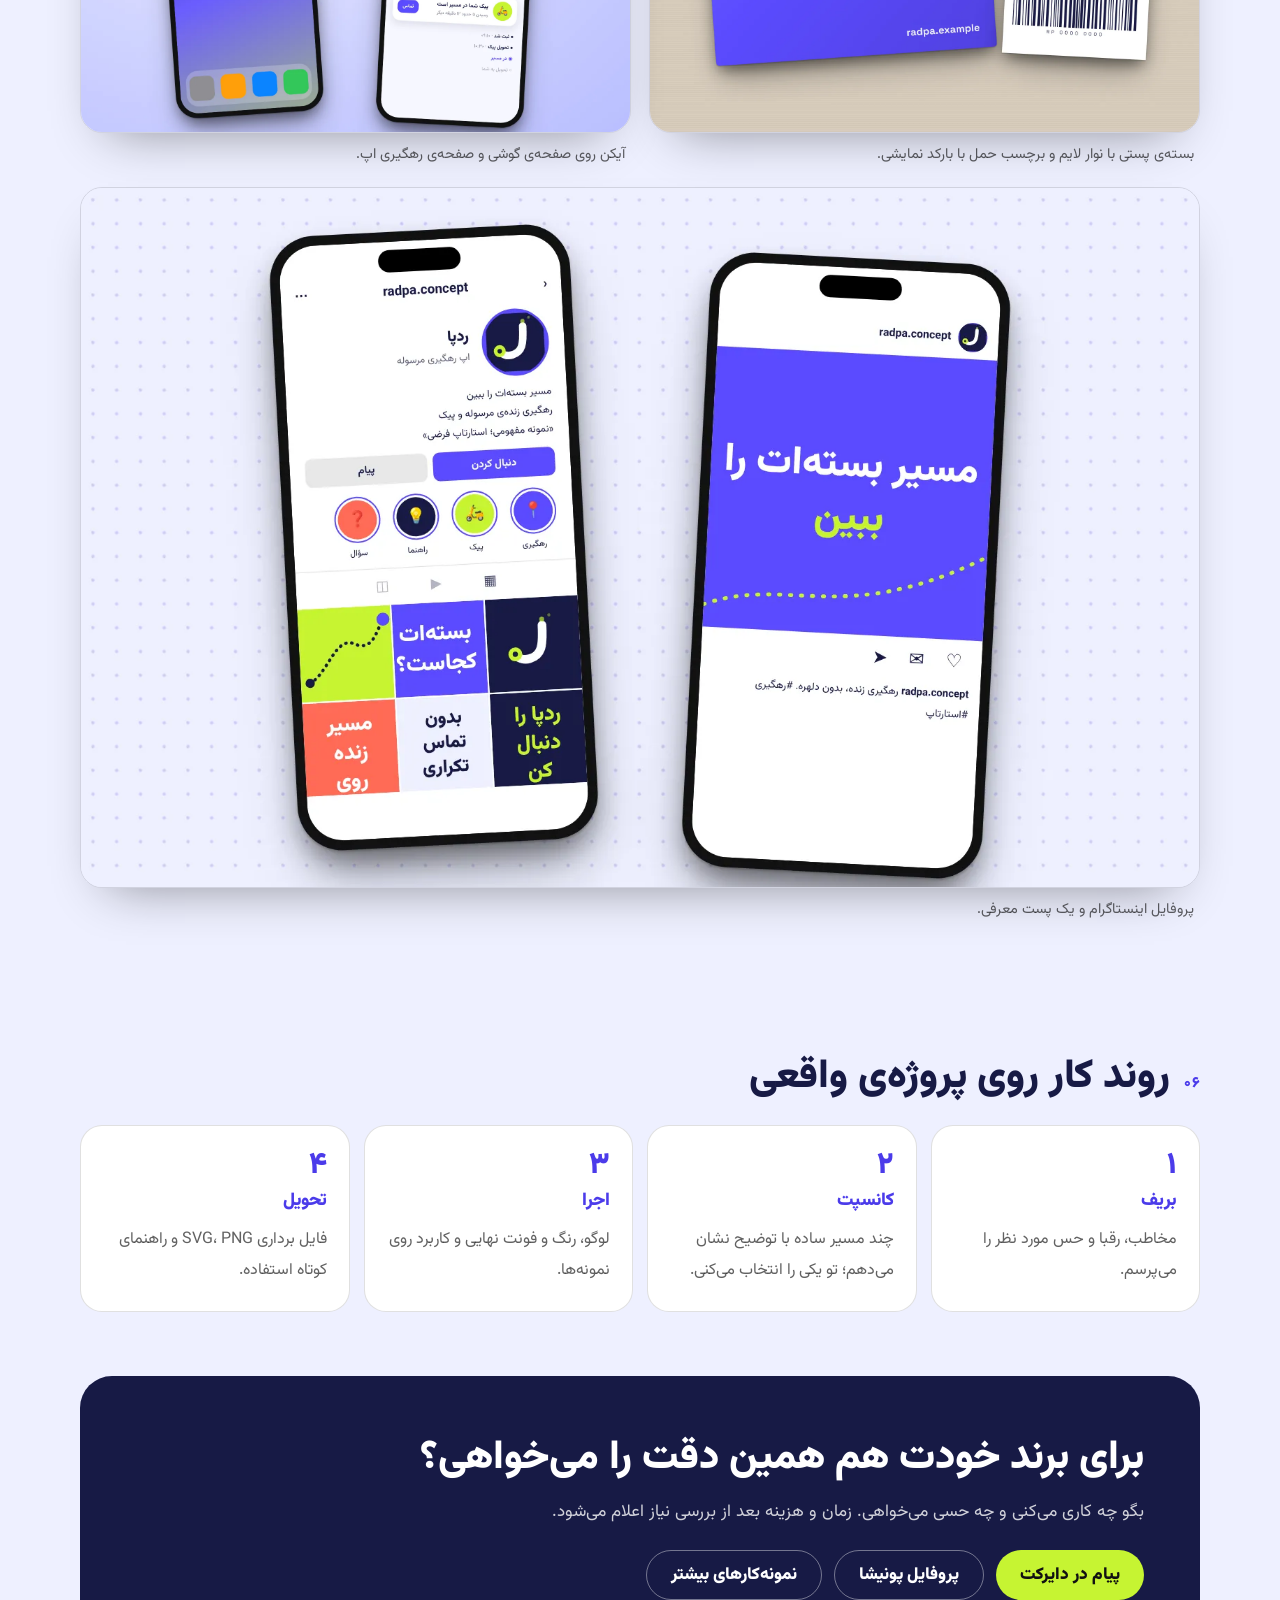
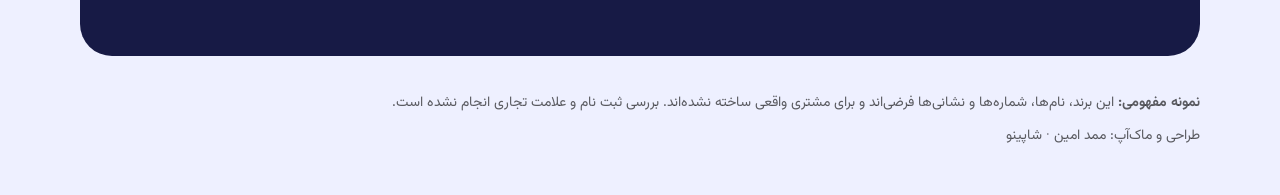
<file: brand/radpa/index.html>
<!doctype html>
<html lang="fa" dir="rtl">
<head>
<meta charset="utf-8">
<meta name="viewport" content="width=device-width, initial-scale=1">
<meta name="robots" content="index, follow">
<title>هویت بصری ردپا؛ اپ رهگیری مرسوله (نمونه مفهومی) | شاپینو</title>
<meta name="description" content="نمونه مفهومی طراحی لوگو و هویت بصری برای یک استارتاپ فرضی رهگیری مرسوله: نماد «ر» و موقعیت، پالت بنفش و لایم، آیکن اپ، برچسب بسته و اینستاگرام.">
<link rel="canonical" href="https://mmhby6698-dot.github.io/shopino-web/brand/radpa/">
<meta property="og:type" content="article"><meta property="og:locale" content="fa_IR"><meta property="og:site_name" content="شاپینو">
<meta property="og:title" content="هویت بصری ردپا؛ اپ رهگیری مرسوله (نمونه مفهومی)"><meta property="og:description" content="نمونه مفهومی طراحی لوگو و هویت بصری برای یک استارتاپ فرضی رهگیری مرسوله: نماد «ر» و موقعیت، پالت بنفش و لایم، آیکن اپ، برچسب بسته و اینستاگرام.">
<meta property="og:url" content="https://mmhby6698-dot.github.io/shopino-web/brand/radpa/"><meta property="og:image" content="https://mmhby6698-dot.github.io/shopino-web/brand/radpa/img/og.jpg"><meta property="og:image:width" content="1200"><meta property="og:image:height" content="630">
<meta name="twitter:card" content="summary_large_image">
<meta name="theme-color" content="#171A45">
<link rel="icon" href="logo/icon.svg" type="image/svg+xml">
<link rel="preload" href="../_assets/fonts/vazir-400.woff2" as="font" type="font/woff2" crossorigin><link rel="preload" href="../_assets/fonts/vazir-700.woff2" as="font" type="font/woff2" crossorigin>
<style>@font-face{font-family:BVazirBlack;src:url("../_assets/fonts/vazir-900.woff2") format("woff2");font-weight:900;font-display:swap}@font-face{font-family:BSG;src:url("../_assets/fonts/spacegrotesk-700.woff2") format("woff2");font-weight:700;font-display:swap}@font-face{font-family:BV;src:url("../_assets/fonts/vazir-400.woff2") format("woff2");font-weight:400;font-display:swap}@font-face{font-family:BV;src:url("../_assets/fonts/vazir-500.woff2") format("woff2");font-weight:500;font-display:swap}@font-face{font-family:BV;src:url("../_assets/fonts/vazir-700.woff2") format("woff2");font-weight:700;font-display:swap}@font-face{font-family:BV;src:url("../_assets/fonts/vazir-900.woff2") format("woff2");font-weight:900;font-display:swap}</style>
<link rel="stylesheet" href="../_assets/case.css">
<style>:root{--bg:#EEF0FF;--ink:#171A45;--accent:#4B3BEA;--accent2:#C6F432;--paper:#FFFFFF;--dark:#171A45;--onDark:#FFFFFF}</style>
<script type="application/ld+json">{"@context": "https://schema.org", "@type": "CreativeWork", "name": "هویت بصری ردپا؛ اپ رهگیری مرسوله (نمونه مفهومی)", "description": "نمونه مفهومی طراحی لوگو و هویت بصری برای یک استارتاپ فرضی رهگیری مرسوله: نماد «ر» و موقعیت، پالت بنفش و لایم، آیکن اپ، برچسب بسته و اینستاگرام.", "url": "https://mmhby6698-dot.github.io/shopino-web/brand/radpa/", "inLanguage": "fa", "creator": {"@type": "Person", "name": "ممد امین", "url": "https://mmhby6698-dot.github.io/shopino-web/"}, "image": "https://mmhby6698-dot.github.io/shopino-web/brand/radpa/img/og.jpg", "genre": "Brand identity (concept sample)"}</script>
</head>
<body>
<header class="top"><div class="wrap"><a class="back" href="../../#portfolio">→ نمونه‌کارهای شاپینو</a><span class="pill">نمونه مفهومی</span></div></header>
<main>
<div class="hero"><div class="wrap">
 <div><div class="eyebrow">طراحی هویت بصری · استارتاپ رهگیری مرسوله</div><h1>ردپا</h1><p class="lead">برای اپی که می‌خواهد دلهره‌ی «بسته‌ام کجاست؟» را بردارد؛ هویتی تمیز و فنی که روی آیکن گوشی هم همان‌قدر خوانا باشد که روی جعبه.</p><div class="meta"><span>لوگوی فارسی و لاتین</span><span>آیکن اپ</span><span>برچسب بسته</span><span>اینستاگرام</span></div></div>
 <div class="logo-stage" style="background:#FFFFFF"><img src="logo/primary.svg" alt="لوگوی ردپا؛ نماد، نوشته‌ی فارسی و لاتین"></div>
</div></div>
<section id="brief"><div class="wrap"><div class="sec-head"><span class="n">۰۱</span><h2>بریف و ایده</h2></div><div class="brief"><div class="card"><h3>مسئله</h3><p>اپ‌های رهگیری معمولاً پر از جدول‌اند و کاربر فقط یک جواب می‌خواهد: الان کجاست؟</p></div><div class="card"><h3>ایده</h3><p>حرف «ر» مثل یک مسیر است که به یک نقطه‌ی موقعیت می‌رسد. دو نقطه‌ی محو بالای آن، ردپای مسیر طی‌شده‌اند.</p></div><div class="card"><h3>نتیجه</h3><p>نمادی که در اندازه‌ی آیکن موبایل خوانا می‌ماند، با یک رنگ لایم که فقط برای «موقعیت» استفاده می‌شود.</p></div></div></div></section>
<section id="logo"><div class="wrap"><div class="sec-head"><span class="n">۰۲</span><h2>لوگو و نسخه‌ها</h2></div>
 <div class="variants"><figure class="v w2"><div class="pane" style="background:var(--paper)"><img src="logo/primary.svg" alt="ردپا — لوگوی اصلی" loading="lazy"></div><figcaption><span>لوگوی اصلی</span><a href="logo/primary.svg" download>SVG</a></figcaption></figure><figure class="v w2"><div class="pane" style="background:#171A45"><img src="logo/dark.svg" alt="ردپا — نسخه‌ی تیره" loading="lazy"></div><figcaption><span>نسخه‌ی تیره</span><a href="logo/dark.svg" download>SVG</a></figcaption></figure><figure class="v w3"><div class="pane" style="background:var(--paper)"><img src="logo/horizontal.svg" alt="ردپا — افقی فارسی" loading="lazy"></div><figcaption><span>افقی فارسی</span><a href="logo/horizontal.svg" download>SVG</a></figcaption></figure><figure class="v w3"><div class="pane" style="background:var(--paper)"><img src="logo/latin.svg" alt="ردپا — نسخه‌ی لاتین" loading="lazy"></div><figcaption><span>نسخه‌ی لاتین</span><a href="logo/latin.svg" download>SVG</a></figcaption></figure><figure class="v w3"><div class="pane" style="background:var(--paper)"><img src="logo/mono.svg" alt="ردپا — تک‌رنگ" loading="lazy"></div><figcaption><span>تک‌رنگ</span><a href="logo/mono.svg" download>SVG</a></figcaption></figure><figure class="v w3"><div class="pane" style="background:#d9d9d9"><img src="logo/icon.svg" alt="ردپا — آیکن" loading="lazy"></div><figcaption><span>آیکن</span><a href="logo/icon.svg" download>SVG</a></figcaption></figure><figure class="v w3"><div class="pane" style="background:#d9d9d9"><img src="logo/icon-light.svg" alt="ردپا — آیکن روشن" loading="lazy"></div><figcaption><span>آیکن روشن</span><a href="logo/icon-light.svg" download>SVG</a></figcaption></figure><figure class="v w3"><div class="pane" style="background:#171A45"><img src="logo/horizontal-dark.svg" alt="ردپا — افقی روی تیره" loading="lazy"></div><figcaption><span>افقی روی تیره</span><a href="logo/horizontal-dark.svg" download>SVG</a></figcaption></figure></div>
 <div class="rules"><div class="card"><h3>فضای خالی</h3><p>دور لوگو دست‌کم به اندازه‌ی ارتفاع نماد فضای خالی بگذار.</p></div><div class="card"><h3>کوچک‌ترین اندازه</h3><p>نماد تا ۲۴ پیکسل و لوگوی کامل تا ۸۰ پیکسل عرض خوانا می‌ماند.</p></div><div class="card"><h3>چه نکنیم</h3><p>لوگو را نکش، رنگ‌هایش را عوض نکن و روی زمینه‌ی شلوغ نگذار.</p></div></div>
 <p class="lead" style="margin-top:18px;font-size:16px">نماد: «ر» ساخته‌شده با یک خط ضخیم و گوشه‌های گرد، با نقطه‌ی موقعیت لایم. آیکن اپ همان نماد روی کاشی جوهری است.</p>
</div></section>
<section id="color"><div class="wrap"><div class="sec-head"><span class="n">۰۳</span><h2>پالت رنگ</h2></div><div class="swatches"><button class="sw" type="button" data-hex="#171A45" style="background:#171A45;color:#fff" aria-label="کپی رنگ جوهری #171A45"><b>جوهری</b><span>متن و زمینه تیره</span><code>#171A45</code></button><button class="sw" type="button" data-hex="#5B4BFF" style="background:#5B4BFF;color:#fff" aria-label="کپی رنگ بنفش مسیر #5B4BFF"><b>بنفش مسیر</b><span>رنگ اصلی برند</span><code>#5B4BFF</code></button><button class="sw" type="button" data-hex="#C6F432" style="background:#C6F432;color:#171A45" aria-label="کپی رنگ لایم موقعیت #C6F432"><b>لایم موقعیت</b><span>نقطه‌ی موقعیت و تأکید</span><code>#C6F432</code></button><button class="sw" type="button" data-hex="#EEF0FF" style="background:#EEF0FF;color:#171A45" aria-label="کپی رنگ مه #EEF0FF"><b>مه</b><span>زمینه روشن</span><code>#EEF0FF</code></button><button class="sw" type="button" data-hex="#FF6B57" style="background:#FF6B57;color:#fff" aria-label="کپی رنگ مرجانی #FF6B57"><b>مرجانی</b><span>هشدار و تأخیر</span><code>#FF6B57</code></button></div><p class="lead" style="margin-top:12px;font-size:15px">روی هر رنگ بزن تا کد هگز کپی شود.</p></div></section>
<section id="type"><div class="wrap"><div class="sec-head"><span class="n">۰۴</span><h2>تایپوگرافی</h2></div><div class="type"><div class="spec wide"><small>لوگوتایپ فارسی</small><div class="big" style="font-family:BVazirBlack;font-weight:900">ردپا</div><div class="name">Vazirmatn Black</div><div class="note">هندسی و محکم؛ مناسب اندازه‌ی کوچک.</div></div><div class="spec "><small>لاتین</small><div class="big" style="font-family:BSG;font-weight:700;font-size:clamp(44px,6vw,76px);letter-spacing:-.01em">radpa</div><div class="name">Space Grotesk Bold</div><div class="note">حروف کوچک، حس فنی و دوستانه.</div></div><div class="spec "><small>متن و رابط</small><div class="big" style="font-family:BV;font-weight:700;font-size:clamp(28px,3.6vw,42px)">بسته‌ات در راه است</div><div class="name">Vazirmatn</div><div class="note">برای متن اپ، اعلان و سایت.</div></div></div><p class="lead" style="margin-top:12px;font-size:15px">همه‌ی فونت‌ها آزاد و رایگان‌اند (مجوز OFL). نوشته‌ی لوگو برای حفظ شکل، به منحنی تبدیل شده است.</p></div></section>
<section id="mockups"><div class="wrap"><div class="sec-head"><span class="n">۰۵</span><h2>کاربرد روی مصنوعات</h2></div><div class="mocks"><figure class="full"><picture><source srcset="img/card.webp" type="image/webp"><img src="img/card.jpg" width="1600" height="1000" alt="کارت ویزیت: روی بنفش با مسیر نقطه‌چین، پشت سفید با QR نمایشی." loading="lazy" decoding="async"></picture><figcaption>کارت ویزیت: روی بنفش با مسیر نقطه‌چین، پشت سفید با QR نمایشی.</figcaption></figure><figure class=""><picture><source srcset="img/pack.webp" type="image/webp"><img src="img/pack.jpg" width="1600" height="1000" alt="بسته‌ی پستی با نوار لایم و برچسب حمل با بارکد نمایشی." loading="lazy" decoding="async"></picture><figcaption>بسته‌ی پستی با نوار لایم و برچسب حمل با بارکد نمایشی.</figcaption></figure><figure class=""><picture><source srcset="img/app.webp" type="image/webp"><img src="img/app.jpg" width="1600" height="1000" alt="آیکن روی صفحه‌ی گوشی و صفحه‌ی رهگیری اپ." loading="lazy" decoding="async"></picture><figcaption>آیکن روی صفحه‌ی گوشی و صفحه‌ی رهگیری اپ.</figcaption></figure><figure class="full"><picture><source srcset="img/ig.webp" type="image/webp"><img src="img/ig.jpg" width="1600" height="1000" alt="پروفایل اینستاگرام و یک پست معرفی." loading="lazy" decoding="async"></picture><figcaption>پروفایل اینستاگرام و یک پست معرفی.</figcaption></figure></div></div></section>
<section id="how"><div class="wrap"><div class="sec-head"><span class="n">۰۶</span><h2>روند کار روی پروژه‌ی واقعی</h2></div><div class="how"><div class="card"><h3>بریف</h3><p>مخاطب، رقبا و حس مورد نظر را می‌پرسم.</p></div><div class="card"><h3>کانسپت</h3><p>چند مسیر ساده با توضیح نشان می‌دهم؛ تو یکی را انتخاب می‌کنی.</p></div><div class="card"><h3>اجرا</h3><p>لوگو، رنگ و فونت نهایی و کاربرد روی نمونه‌ها.</p></div><div class="card"><h3>تحویل</h3><p>فایل برداری SVG، PNG و راهنمای کوتاه استفاده.</p></div></div></div></section>
<div class="wrap"><div class="cta"><h2>برای برند خودت هم همین دقت را می‌خواهی؟</h2><p>بگو چه کاری می‌کنی و چه حسی می‌خواهی. زمان و هزینه بعد از بررسی نیاز اعلام می‌شود.</p><div class="btns"><a class="btn" href="https://instagram.com/shop_.ino" target="_blank" rel="noopener noreferrer">پیام در دایرکت</a><a class="btn o" href="https://ponisha.ir/profile/Mmhby87" target="_blank" rel="noopener noreferrer">پروفایل پونیشا</a><a class="btn o" href="../../#portfolio">نمونه‌کارهای بیشتر</a></div></div></div>
</main>
<footer><div class="wrap"><p><b>نمونه مفهومی:</b> این برند، نام‌ها، شماره‌ها و نشانی‌ها فرضی‌اند و برای مشتری واقعی ساخته نشده‌اند. بررسی ثبت نام و علامت تجاری انجام نشده است.</p><p>طراحی و ماک‌آپ: ممد امین · شاپینو</p></div></footer>
<div class="copied" id="copied" role="status" aria-live="polite">کپی شد</div>
<script>
document.querySelectorAll('.sw').forEach(function(b){b.addEventListener('click',function(){var h=b.dataset.hex;var done=function(){var c=document.getElementById('copied');c.textContent='کپی شد: '+h;c.classList.add('on');setTimeout(function(){c.classList.remove('on')},1400)};if(navigator.clipboard){navigator.clipboard.writeText(h).then(done,done)}else done()})});
</script>
</body>
</html>
</file>
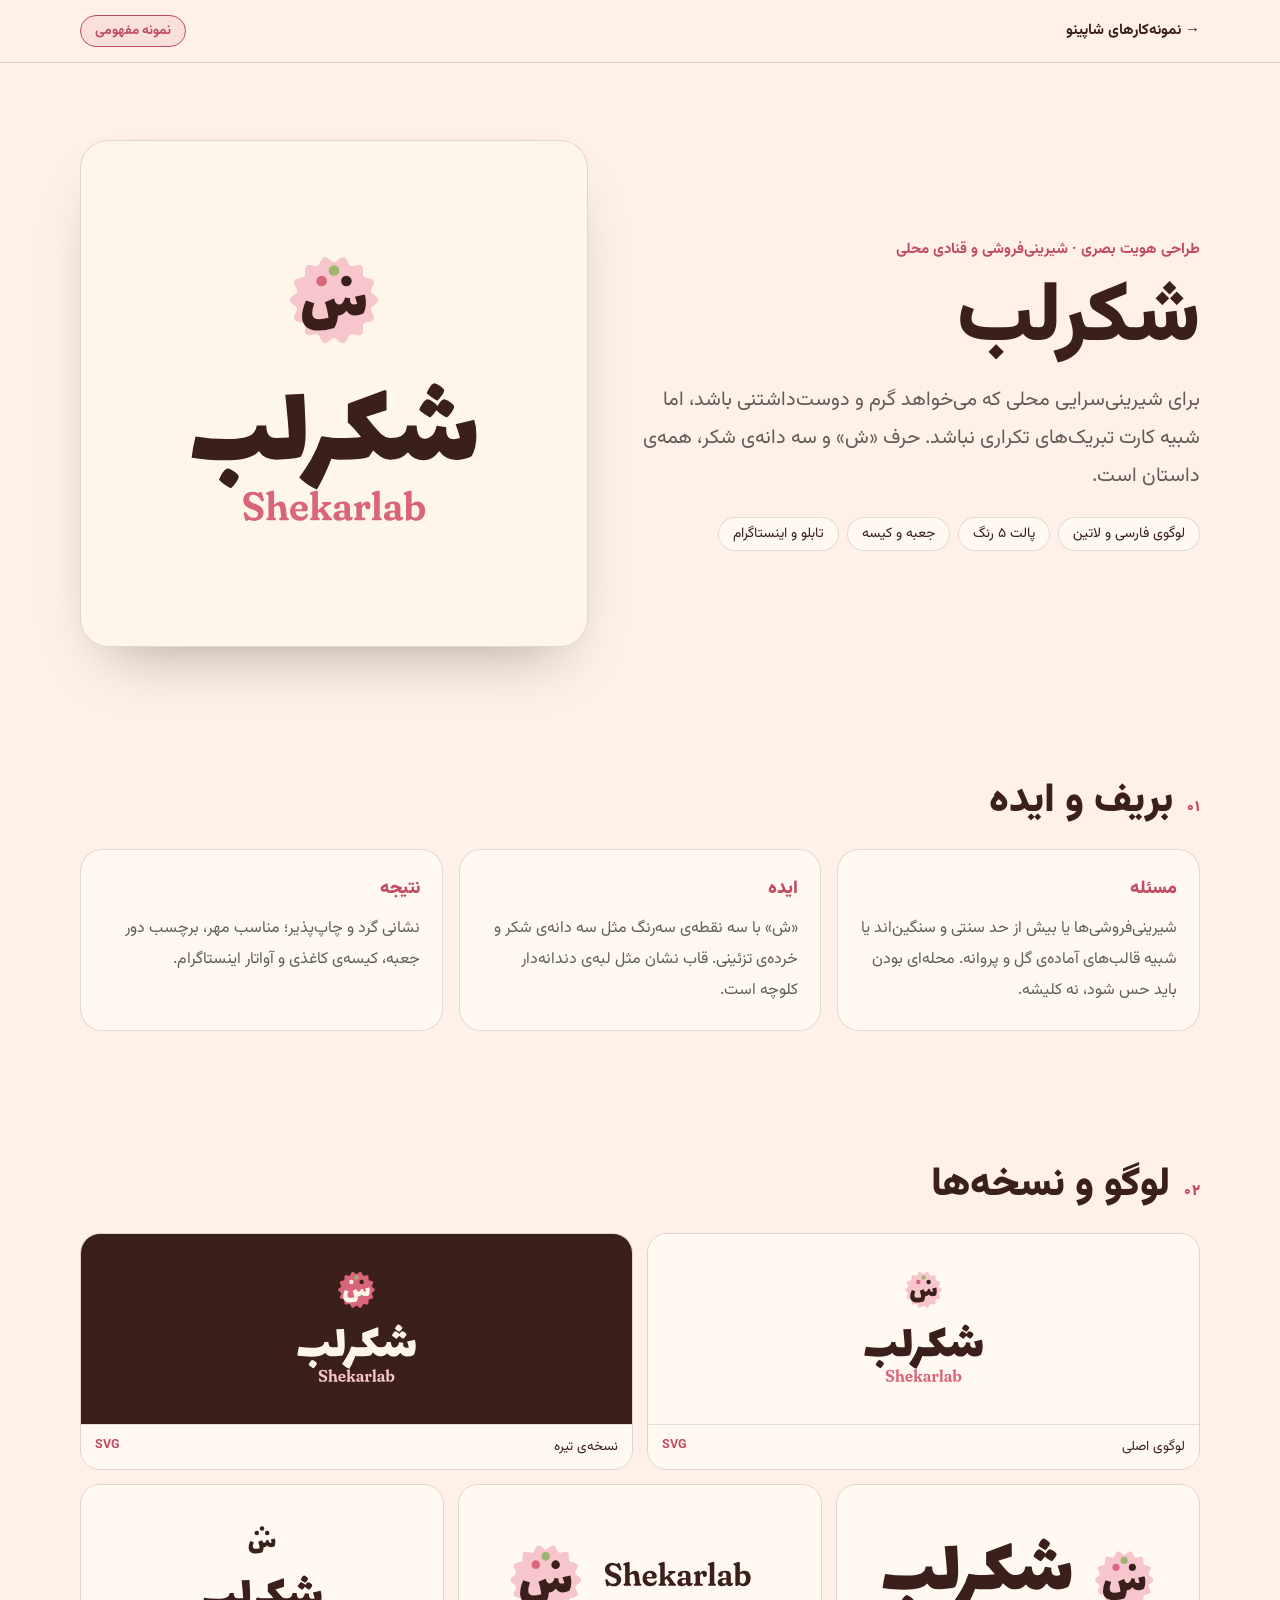
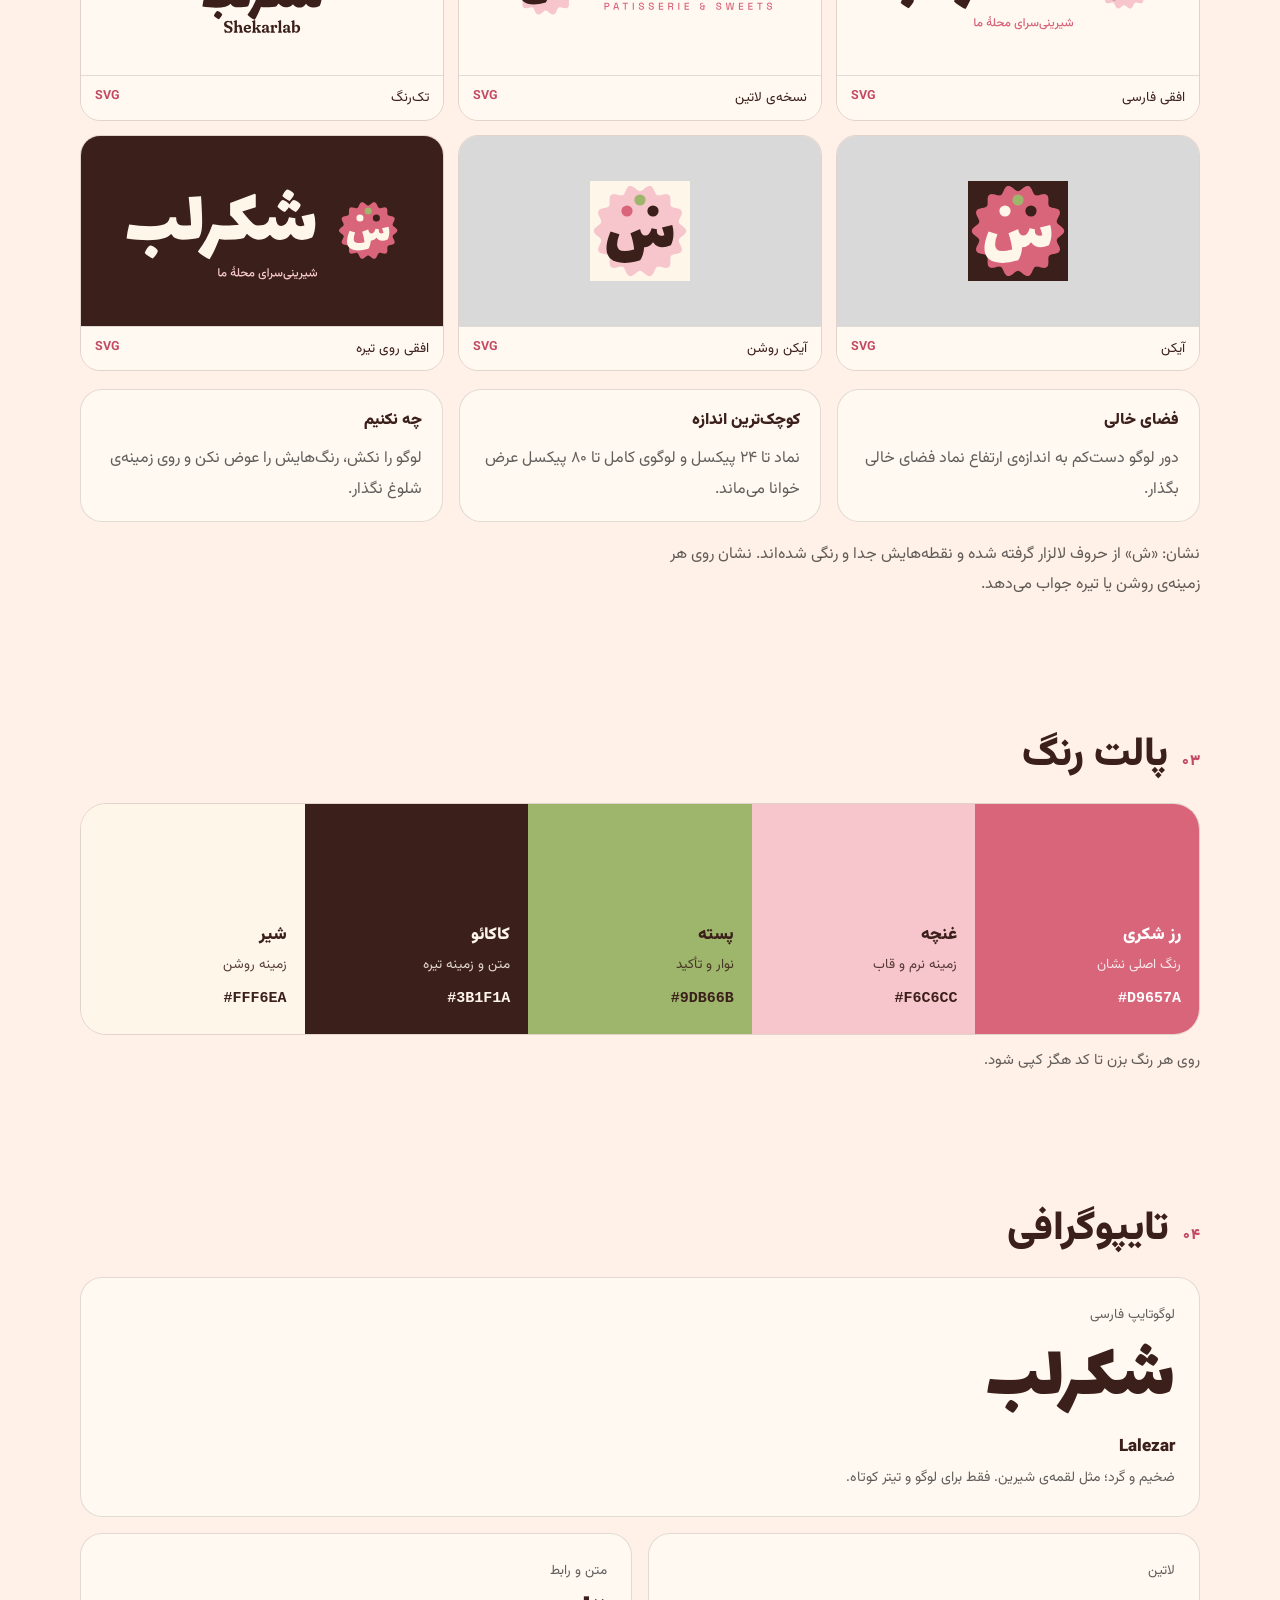
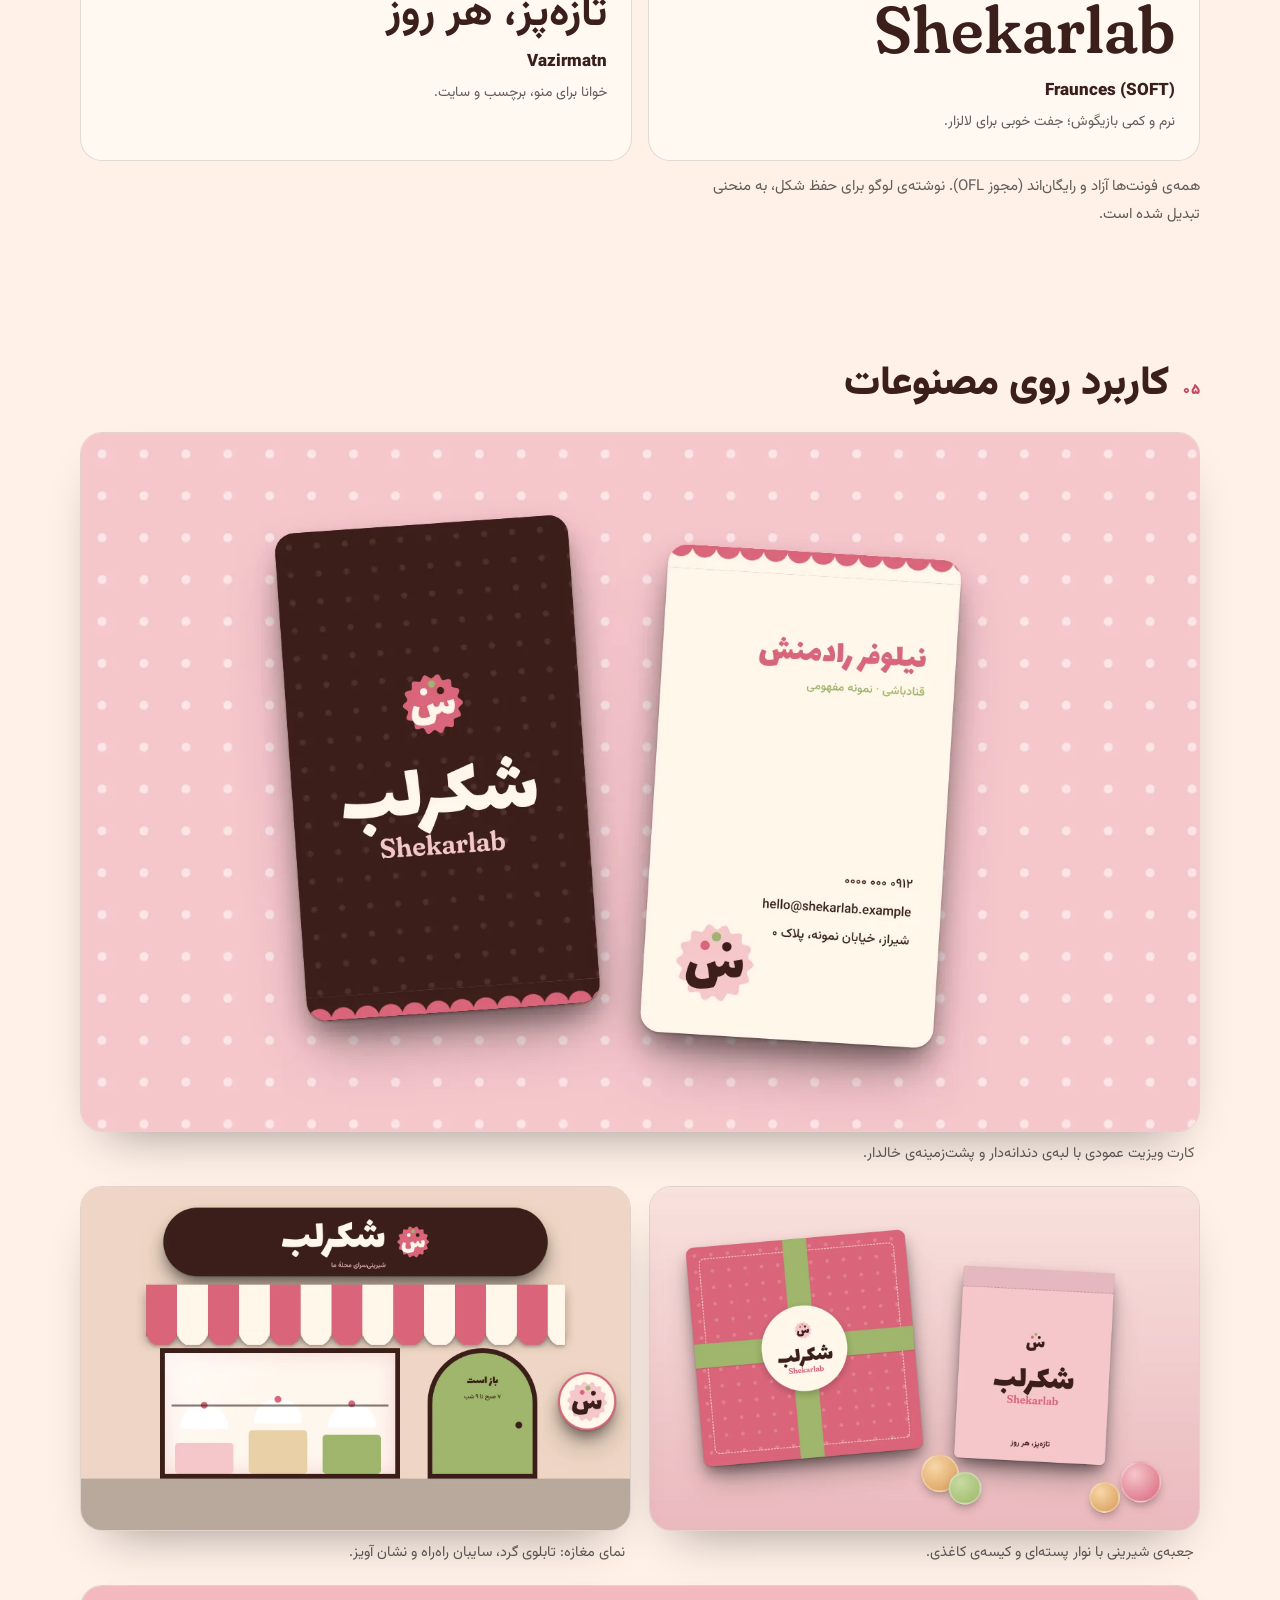
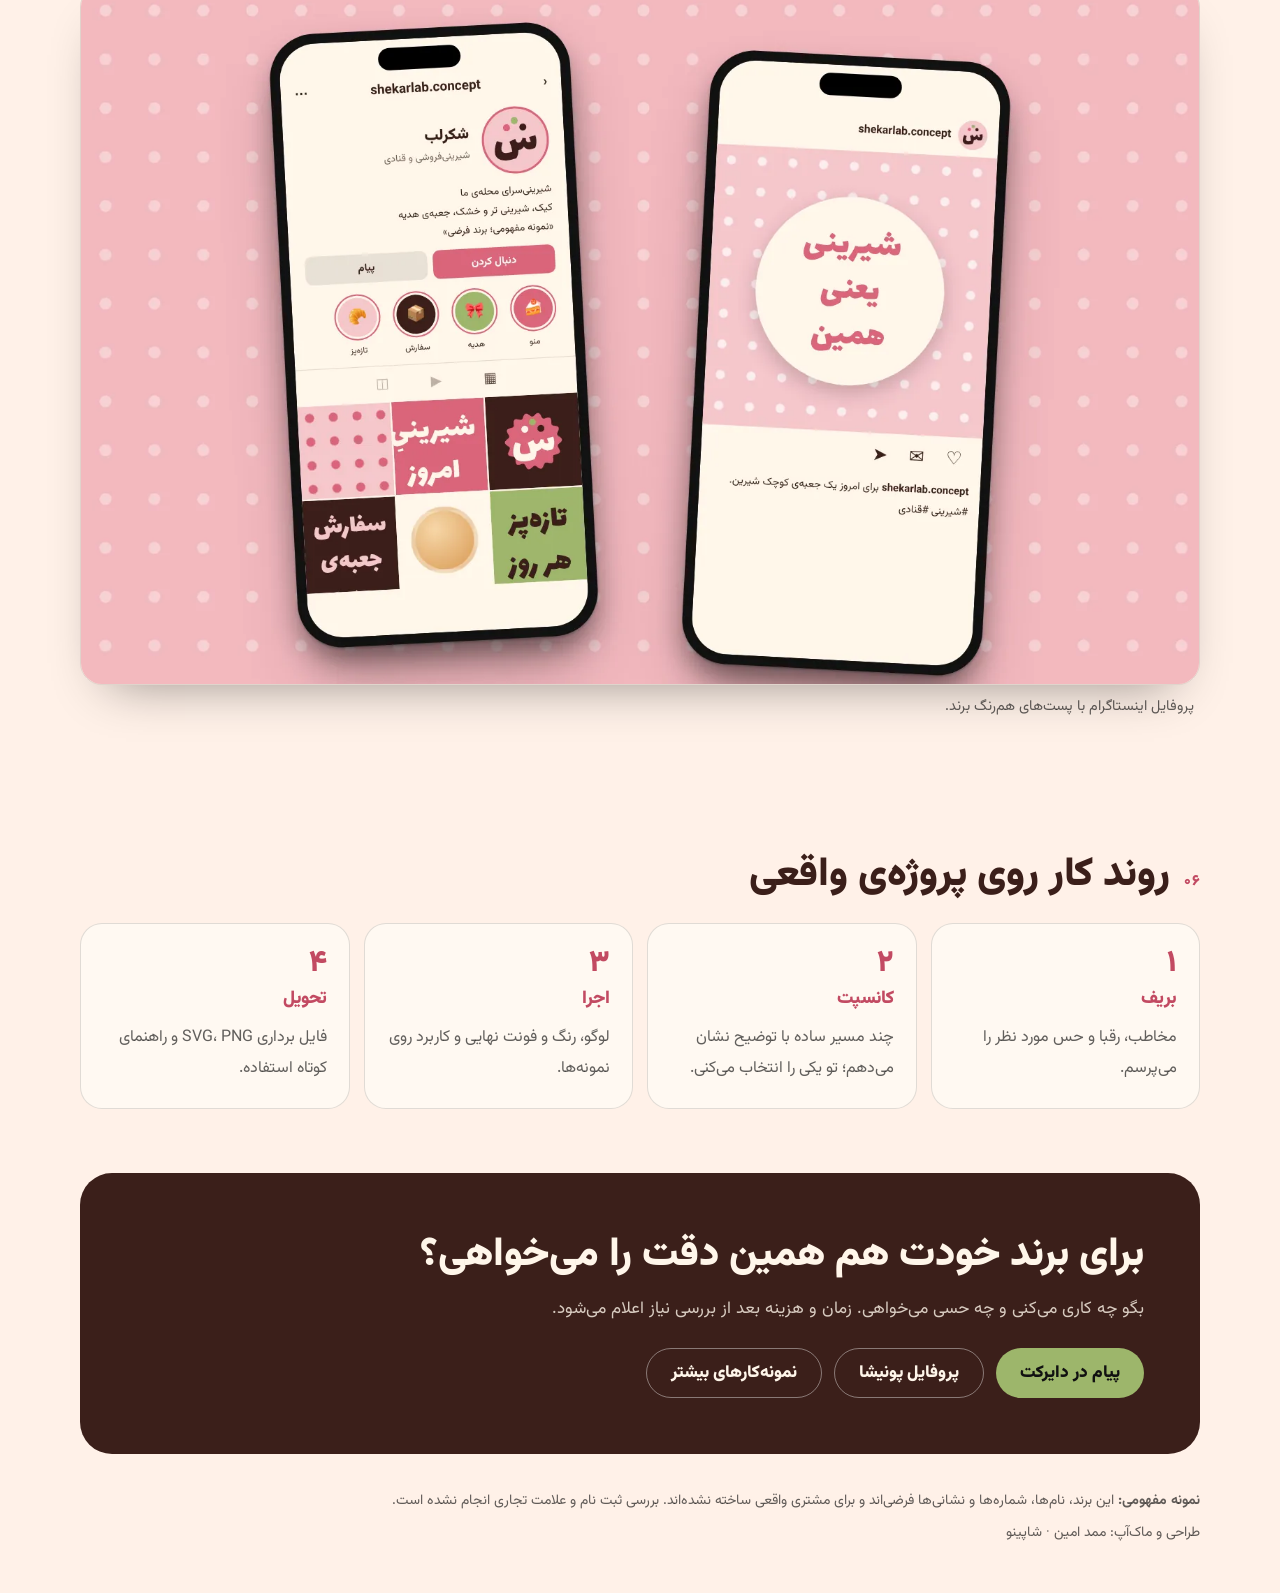
<file: brand/shekarlab/index.html>
<!doctype html>
<html lang="fa" dir="rtl">
<head>
<meta charset="utf-8">
<meta name="viewport" content="width=device-width, initial-scale=1">
<meta name="robots" content="index, follow">
<title>هویت بصری شکرلب؛ شیرینی‌فروشی (نمونه مفهومی) | شاپینو</title>
<meta name="description" content="نمونه مفهومی طراحی لوگو و هویت بصری برای یک شیرینی‌فروشی فرضی: نشان «ش» با سه نقطه‌ی رنگی، پالت صورتی و پسته‌ای، جعبه‌ی شیرینی، تابلو و اینستاگرام.">
<link rel="canonical" href="https://mmhby6698-dot.github.io/shopino-web/brand/shekarlab/">
<meta property="og:type" content="article"><meta property="og:locale" content="fa_IR"><meta property="og:site_name" content="شاپینو">
<meta property="og:title" content="هویت بصری شکرلب؛ شیرینی‌فروشی (نمونه مفهومی)"><meta property="og:description" content="نمونه مفهومی طراحی لوگو و هویت بصری برای یک شیرینی‌فروشی فرضی: نشان «ش» با سه نقطه‌ی رنگی، پالت صورتی و پسته‌ای، جعبه‌ی شیرینی، تابلو و اینستاگرام.">
<meta property="og:url" content="https://mmhby6698-dot.github.io/shopino-web/brand/shekarlab/"><meta property="og:image" content="https://mmhby6698-dot.github.io/shopino-web/brand/shekarlab/img/og.jpg"><meta property="og:image:width" content="1200"><meta property="og:image:height" content="630">
<meta name="twitter:card" content="summary_large_image">
<meta name="theme-color" content="#3B1F1A">
<link rel="icon" href="logo/icon.svg" type="image/svg+xml">
<link rel="preload" href="../_assets/fonts/vazir-400.woff2" as="font" type="font/woff2" crossorigin><link rel="preload" href="../_assets/fonts/vazir-700.woff2" as="font" type="font/woff2" crossorigin>
<style>@font-face{font-family:BLalezar;src:url("../_assets/fonts/lalezar-400.woff2") format("woff2");font-weight:400;font-display:swap}@font-face{font-family:BFraunces;src:url("../_assets/fonts/fraunces-580.woff2") format("woff2");font-weight:400;font-display:swap}@font-face{font-family:BV;src:url("../_assets/fonts/vazir-400.woff2") format("woff2");font-weight:400;font-display:swap}@font-face{font-family:BV;src:url("../_assets/fonts/vazir-500.woff2") format("woff2");font-weight:500;font-display:swap}@font-face{font-family:BV;src:url("../_assets/fonts/vazir-700.woff2") format("woff2");font-weight:700;font-display:swap}@font-face{font-family:BV;src:url("../_assets/fonts/vazir-900.woff2") format("woff2");font-weight:900;font-display:swap}</style>
<link rel="stylesheet" href="../_assets/case.css">
<style>:root{--bg:#FFF1E8;--ink:#3B1F1A;--accent:#C24A62;--accent2:#9DB66B;--paper:#FFF9F2;--dark:#3B1F1A;--onDark:#FFF6EA}</style>
<script type="application/ld+json">{"@context": "https://schema.org", "@type": "CreativeWork", "name": "هویت بصری شکرلب؛ شیرینی‌فروشی (نمونه مفهومی)", "description": "نمونه مفهومی طراحی لوگو و هویت بصری برای یک شیرینی‌فروشی فرضی: نشان «ش» با سه نقطه‌ی رنگی، پالت صورتی و پسته‌ای، جعبه‌ی شیرینی، تابلو و اینستاگرام.", "url": "https://mmhby6698-dot.github.io/shopino-web/brand/shekarlab/", "inLanguage": "fa", "creator": {"@type": "Person", "name": "ممد امین", "url": "https://mmhby6698-dot.github.io/shopino-web/"}, "image": "https://mmhby6698-dot.github.io/shopino-web/brand/shekarlab/img/og.jpg", "genre": "Brand identity (concept sample)"}</script>
</head>
<body>
<header class="top"><div class="wrap"><a class="back" href="../../#portfolio">→ نمونه‌کارهای شاپینو</a><span class="pill">نمونه مفهومی</span></div></header>
<main>
<div class="hero"><div class="wrap">
 <div><div class="eyebrow">طراحی هویت بصری · شیرینی‌فروشی و قنادی محلی</div><h1>شکرلب</h1><p class="lead">برای شیرینی‌سرایی محلی که می‌خواهد گرم و دوست‌داشتنی باشد، اما شبیه کارت تبریک‌های تکراری نباشد. حرف «ش» و سه دانه‌ی شکر، همه‌ی داستان است.</p><div class="meta"><span>لوگوی فارسی و لاتین</span><span>پالت ۵ رنگ</span><span>جعبه و کیسه</span><span>تابلو و اینستاگرام</span></div></div>
 <div class="logo-stage" style="background:#FFF6EA"><img src="logo/primary.svg" alt="لوگوی شکرلب؛ نماد، نوشته‌ی فارسی و لاتین"></div>
</div></div>
<section id="brief"><div class="wrap"><div class="sec-head"><span class="n">۰۱</span><h2>بریف و ایده</h2></div><div class="brief"><div class="card"><h3>مسئله</h3><p>شیرینی‌فروشی‌ها یا بیش از حد سنتی و سنگین‌اند یا شبیه قالب‌های آماده‌ی گل و پروانه. محله‌ای بودن باید حس شود، نه کلیشه.</p></div><div class="card"><h3>ایده</h3><p>«ش» با سه نقطه‌ی سه‌رنگ مثل سه دانه‌ی شکر و خرده‌ی تزئینی. قاب نشان مثل لبه‌ی دندانه‌دار کلوچه است.</p></div><div class="card"><h3>نتیجه</h3><p>نشانی گرد و چاپ‌پذیر؛ مناسب مهر، برچسب دور جعبه، کیسه‌ی کاغذی و آواتار اینستاگرام.</p></div></div></div></section>
<section id="logo"><div class="wrap"><div class="sec-head"><span class="n">۰۲</span><h2>لوگو و نسخه‌ها</h2></div>
 <div class="variants"><figure class="v w2"><div class="pane" style="background:var(--paper)"><img src="logo/primary.svg" alt="شکرلب — لوگوی اصلی" loading="lazy"></div><figcaption><span>لوگوی اصلی</span><a href="logo/primary.svg" download>SVG</a></figcaption></figure><figure class="v w2"><div class="pane" style="background:#3B1F1A"><img src="logo/dark.svg" alt="شکرلب — نسخه‌ی تیره" loading="lazy"></div><figcaption><span>نسخه‌ی تیره</span><a href="logo/dark.svg" download>SVG</a></figcaption></figure><figure class="v w3"><div class="pane" style="background:var(--paper)"><img src="logo/horizontal.svg" alt="شکرلب — افقی فارسی" loading="lazy"></div><figcaption><span>افقی فارسی</span><a href="logo/horizontal.svg" download>SVG</a></figcaption></figure><figure class="v w3"><div class="pane" style="background:var(--paper)"><img src="logo/latin.svg" alt="شکرلب — نسخه‌ی لاتین" loading="lazy"></div><figcaption><span>نسخه‌ی لاتین</span><a href="logo/latin.svg" download>SVG</a></figcaption></figure><figure class="v w3"><div class="pane" style="background:var(--paper)"><img src="logo/mono.svg" alt="شکرلب — تک‌رنگ" loading="lazy"></div><figcaption><span>تک‌رنگ</span><a href="logo/mono.svg" download>SVG</a></figcaption></figure><figure class="v w3"><div class="pane" style="background:#d9d9d9"><img src="logo/icon.svg" alt="شکرلب — آیکن" loading="lazy"></div><figcaption><span>آیکن</span><a href="logo/icon.svg" download>SVG</a></figcaption></figure><figure class="v w3"><div class="pane" style="background:#d9d9d9"><img src="logo/icon-light.svg" alt="شکرلب — آیکن روشن" loading="lazy"></div><figcaption><span>آیکن روشن</span><a href="logo/icon-light.svg" download>SVG</a></figcaption></figure><figure class="v w3"><div class="pane" style="background:#3B1F1A"><img src="logo/horizontal-dark.svg" alt="شکرلب — افقی روی تیره" loading="lazy"></div><figcaption><span>افقی روی تیره</span><a href="logo/horizontal-dark.svg" download>SVG</a></figcaption></figure></div>
 <div class="rules"><div class="card"><h3>فضای خالی</h3><p>دور لوگو دست‌کم به اندازه‌ی ارتفاع نماد فضای خالی بگذار.</p></div><div class="card"><h3>کوچک‌ترین اندازه</h3><p>نماد تا ۲۴ پیکسل و لوگوی کامل تا ۸۰ پیکسل عرض خوانا می‌ماند.</p></div><div class="card"><h3>چه نکنیم</h3><p>لوگو را نکش، رنگ‌هایش را عوض نکن و روی زمینه‌ی شلوغ نگذار.</p></div></div>
 <p class="lead" style="margin-top:18px;font-size:16px">نشان: «ش» از حروف لالزار گرفته شده و نقطه‌هایش جدا و رنگی شده‌اند. نشان روی هر زمینه‌ی روشن یا تیره جواب می‌دهد.</p>
</div></section>
<section id="color"><div class="wrap"><div class="sec-head"><span class="n">۰۳</span><h2>پالت رنگ</h2></div><div class="swatches"><button class="sw" type="button" data-hex="#D9657A" style="background:#D9657A;color:#fff" aria-label="کپی رنگ رز شکری #D9657A"><b>رز شکری</b><span>رنگ اصلی نشان</span><code>#D9657A</code></button><button class="sw" type="button" data-hex="#F6C6CC" style="background:#F6C6CC;color:#3B1F1A" aria-label="کپی رنگ غنچه #F6C6CC"><b>غنچه</b><span>زمینه نرم و قاب</span><code>#F6C6CC</code></button><button class="sw" type="button" data-hex="#9DB66B" style="background:#9DB66B;color:#3B1F1A" aria-label="کپی رنگ پسته #9DB66B"><b>پسته</b><span>نوار و تأکید</span><code>#9DB66B</code></button><button class="sw" type="button" data-hex="#3B1F1A" style="background:#3B1F1A;color:#FFF6EA" aria-label="کپی رنگ کاکائو #3B1F1A"><b>کاکائو</b><span>متن و زمینه تیره</span><code>#3B1F1A</code></button><button class="sw" type="button" data-hex="#FFF6EA" style="background:#FFF6EA;color:#3B1F1A" aria-label="کپی رنگ شیر #FFF6EA"><b>شیر</b><span>زمینه روشن</span><code>#FFF6EA</code></button></div><p class="lead" style="margin-top:12px;font-size:15px">روی هر رنگ بزن تا کد هگز کپی شود.</p></div></section>
<section id="type"><div class="wrap"><div class="sec-head"><span class="n">۰۴</span><h2>تایپوگرافی</h2></div><div class="type"><div class="spec wide"><small>لوگوتایپ فارسی</small><div class="big" style="font-family:BLalezar">شکرلب</div><div class="name">Lalezar</div><div class="note">ضخیم و گرد؛ مثل لقمه‌ی شیرین. فقط برای لوگو و تیتر کوتاه.</div></div><div class="spec "><small>لاتین</small><div class="big" style="font-family:BFraunces;font-size:clamp(40px,5.4vw,66px)">Shekarlab</div><div class="name">Fraunces (SOFT)</div><div class="note">نرم و کمی بازیگوش؛ جفت خوبی برای لالزار.</div></div><div class="spec "><small>متن و رابط</small><div class="big" style="font-family:BV;font-weight:700;font-size:clamp(28px,3.6vw,42px)">تازه‌پز، هر روز</div><div class="name">Vazirmatn</div><div class="note">خوانا برای منو، برچسب و سایت.</div></div></div><p class="lead" style="margin-top:12px;font-size:15px">همه‌ی فونت‌ها آزاد و رایگان‌اند (مجوز OFL). نوشته‌ی لوگو برای حفظ شکل، به منحنی تبدیل شده است.</p></div></section>
<section id="mockups"><div class="wrap"><div class="sec-head"><span class="n">۰۵</span><h2>کاربرد روی مصنوعات</h2></div><div class="mocks"><figure class="full"><picture><source srcset="img/card.webp" type="image/webp"><img src="img/card.jpg" width="1600" height="1000" alt="کارت ویزیت عمودی با لبه‌ی دندانه‌دار و پشت‌زمینه‌ی خالدار." loading="lazy" decoding="async"></picture><figcaption>کارت ویزیت عمودی با لبه‌ی دندانه‌دار و پشت‌زمینه‌ی خالدار.</figcaption></figure><figure class=""><picture><source srcset="img/pack.webp" type="image/webp"><img src="img/pack.jpg" width="1600" height="1000" alt="جعبه‌ی شیرینی با نوار پسته‌ای و کیسه‌ی کاغذی." loading="lazy" decoding="async"></picture><figcaption>جعبه‌ی شیرینی با نوار پسته‌ای و کیسه‌ی کاغذی.</figcaption></figure><figure class=""><picture><source srcset="img/sign.webp" type="image/webp"><img src="img/sign.jpg" width="1600" height="1000" alt="نمای مغازه: تابلوی گرد، سایبان راه‌راه و نشان آویز." loading="lazy" decoding="async"></picture><figcaption>نمای مغازه: تابلوی گرد، سایبان راه‌راه و نشان آویز.</figcaption></figure><figure class="full"><picture><source srcset="img/ig.webp" type="image/webp"><img src="img/ig.jpg" width="1600" height="1000" alt="پروفایل اینستاگرام با پست‌های هم‌رنگ برند." loading="lazy" decoding="async"></picture><figcaption>پروفایل اینستاگرام با پست‌های هم‌رنگ برند.</figcaption></figure></div></div></section>
<section id="how"><div class="wrap"><div class="sec-head"><span class="n">۰۶</span><h2>روند کار روی پروژه‌ی واقعی</h2></div><div class="how"><div class="card"><h3>بریف</h3><p>مخاطب، رقبا و حس مورد نظر را می‌پرسم.</p></div><div class="card"><h3>کانسپت</h3><p>چند مسیر ساده با توضیح نشان می‌دهم؛ تو یکی را انتخاب می‌کنی.</p></div><div class="card"><h3>اجرا</h3><p>لوگو، رنگ و فونت نهایی و کاربرد روی نمونه‌ها.</p></div><div class="card"><h3>تحویل</h3><p>فایل برداری SVG، PNG و راهنمای کوتاه استفاده.</p></div></div></div></section>
<div class="wrap"><div class="cta"><h2>برای برند خودت هم همین دقت را می‌خواهی؟</h2><p>بگو چه کاری می‌کنی و چه حسی می‌خواهی. زمان و هزینه بعد از بررسی نیاز اعلام می‌شود.</p><div class="btns"><a class="btn" href="https://instagram.com/shop_.ino" target="_blank" rel="noopener noreferrer">پیام در دایرکت</a><a class="btn o" href="https://ponisha.ir/profile/Mmhby87" target="_blank" rel="noopener noreferrer">پروفایل پونیشا</a><a class="btn o" href="../../#portfolio">نمونه‌کارهای بیشتر</a></div></div></div>
</main>
<footer><div class="wrap"><p><b>نمونه مفهومی:</b> این برند، نام‌ها، شماره‌ها و نشانی‌ها فرضی‌اند و برای مشتری واقعی ساخته نشده‌اند. بررسی ثبت نام و علامت تجاری انجام نشده است.</p><p>طراحی و ماک‌آپ: ممد امین · شاپینو</p></div></footer>
<div class="copied" id="copied" role="status" aria-live="polite">کپی شد</div>
<script>
document.querySelectorAll('.sw').forEach(function(b){b.addEventListener('click',function(){var h=b.dataset.hex;var done=function(){var c=document.getElementById('copied');c.textContent='کپی شد: '+h;c.classList.add('on');setTimeout(function(){c.classList.remove('on')},1400)};if(navigator.clipboard){navigator.clipboard.writeText(h).then(done,done)}else done()})});
</script>
</body>
</html>
</file>
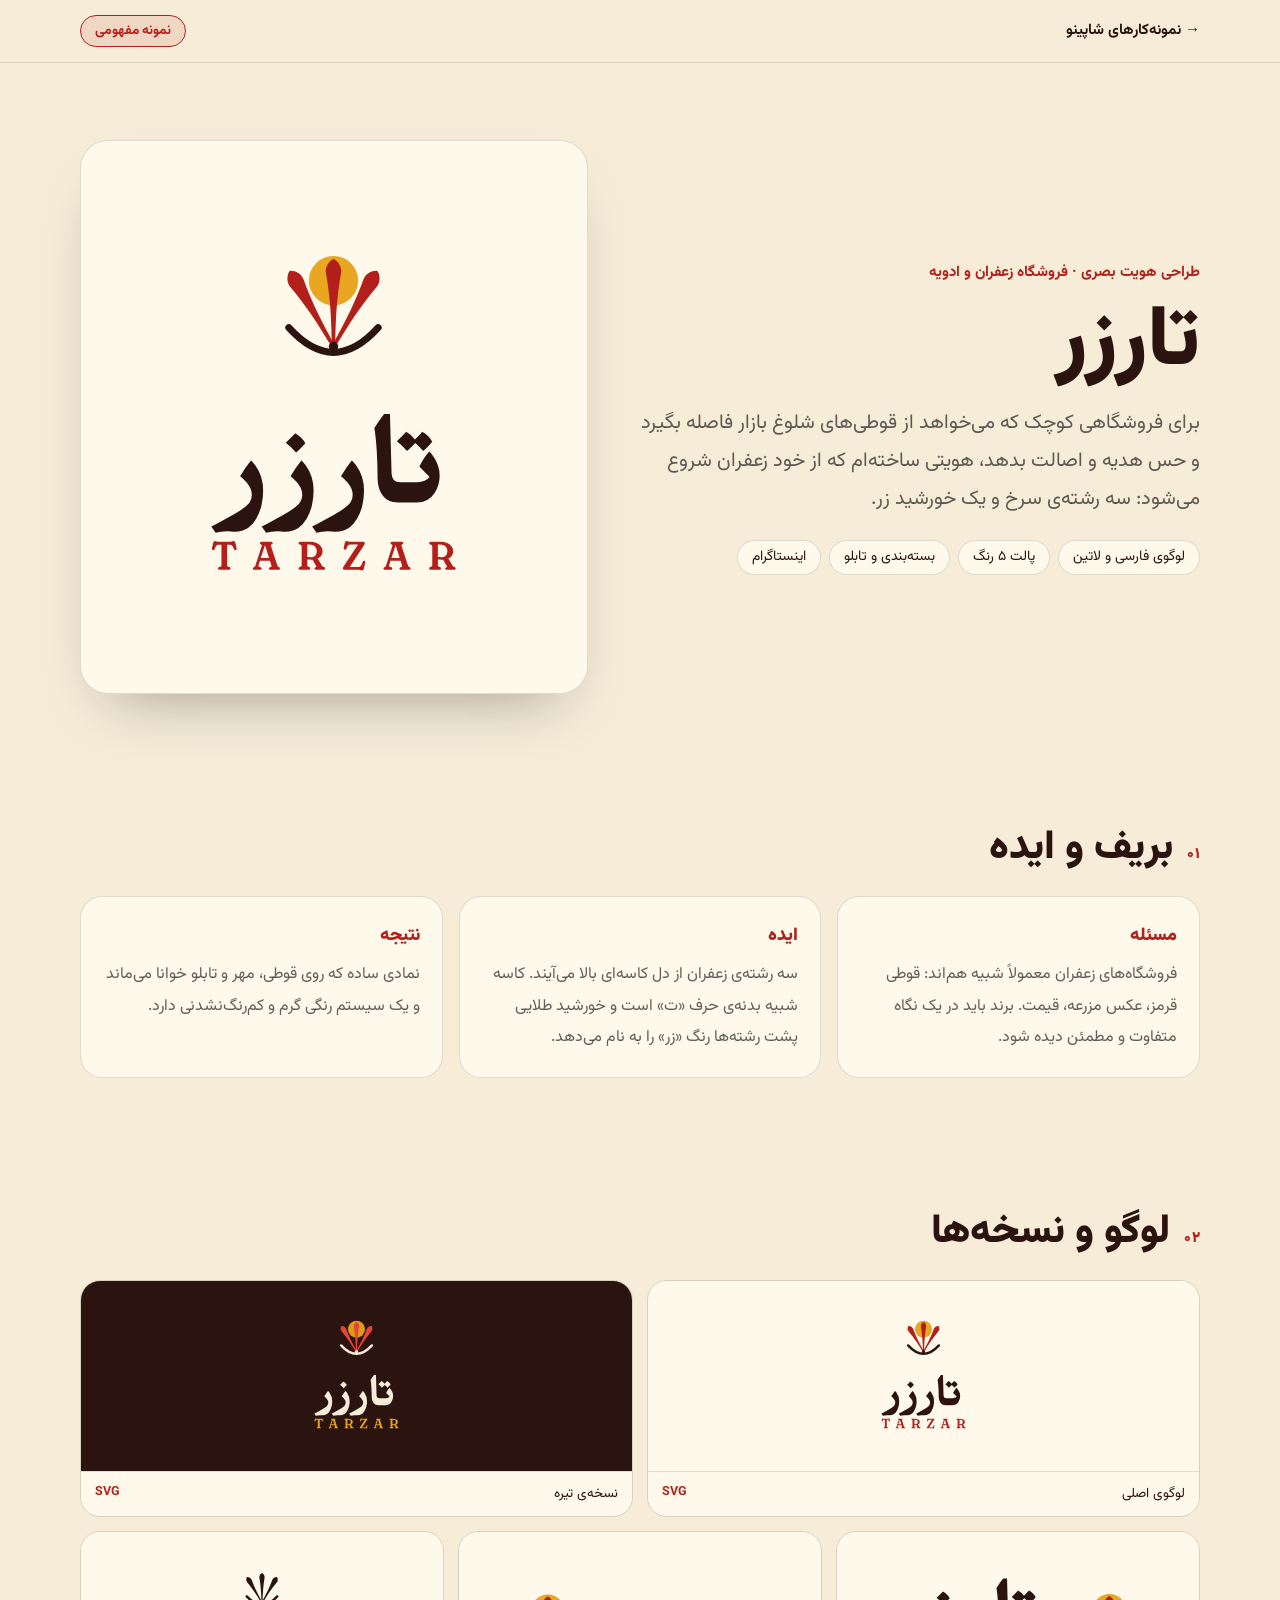
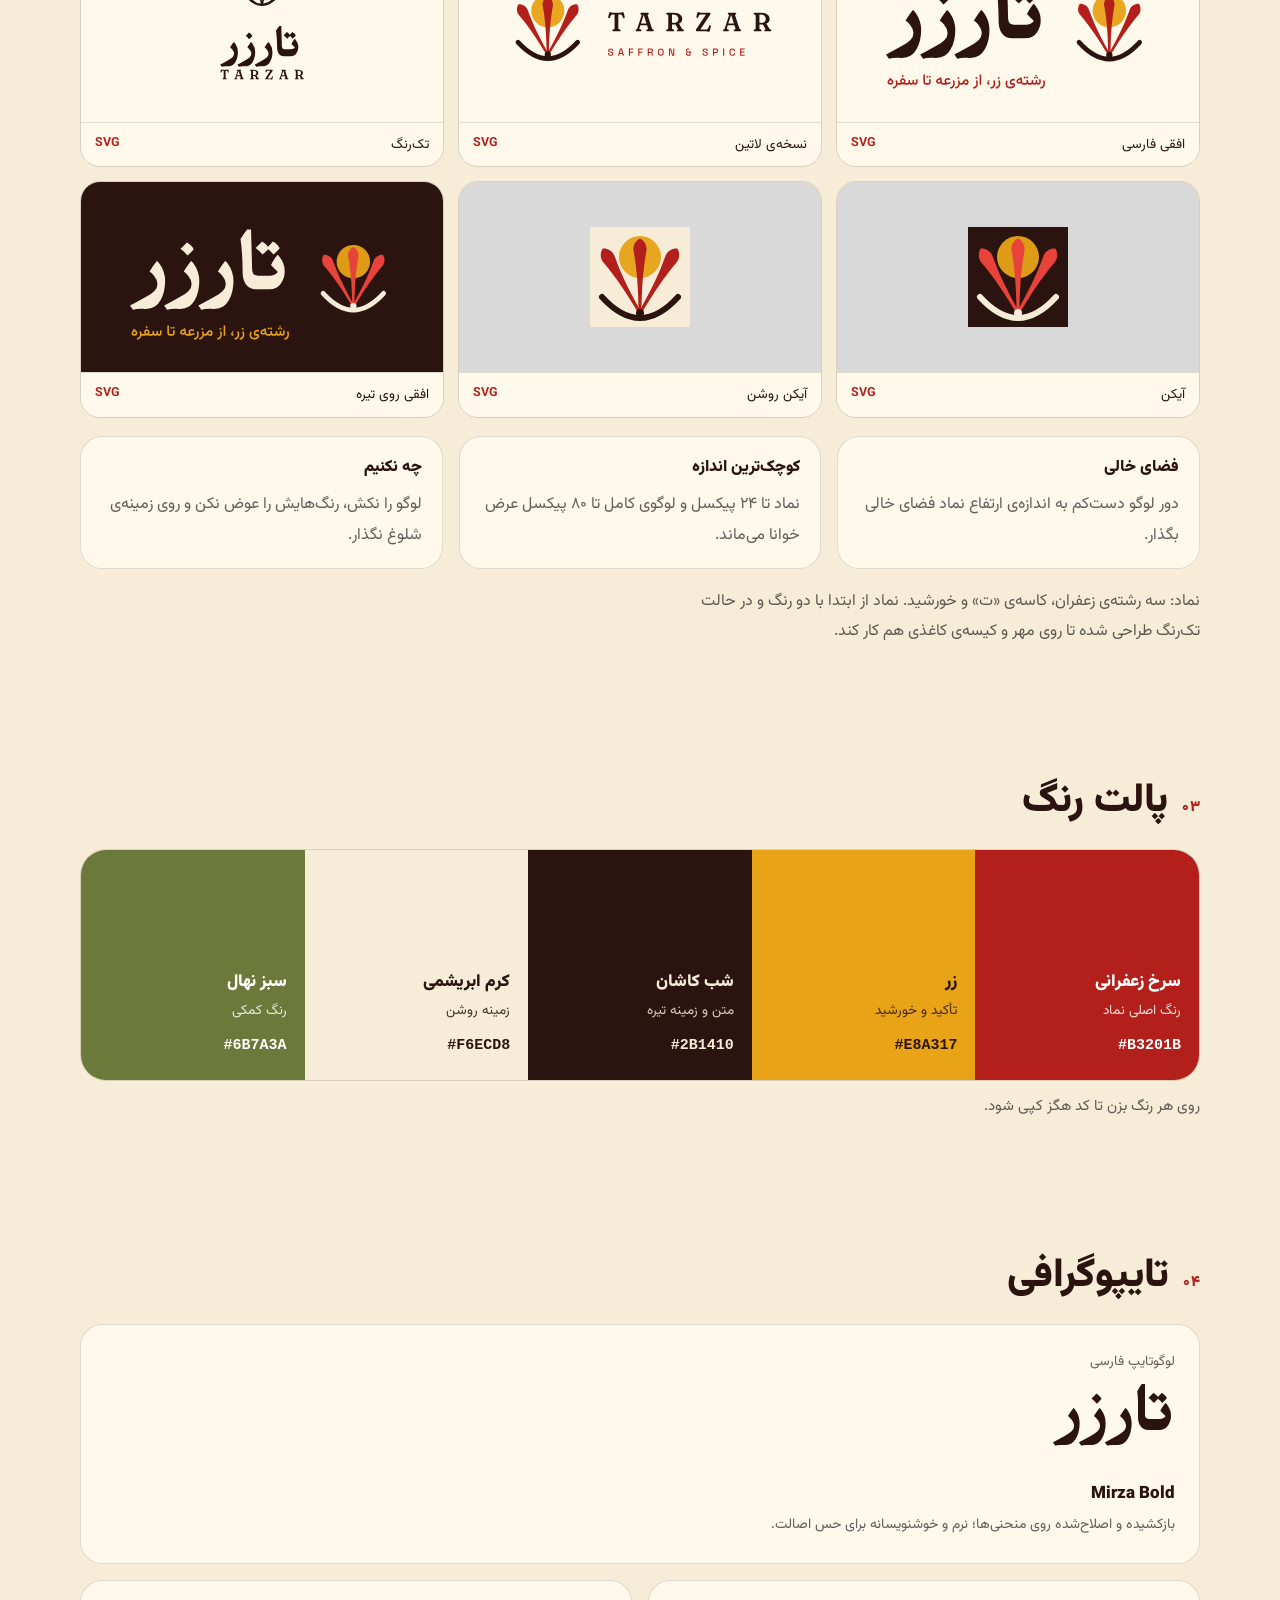
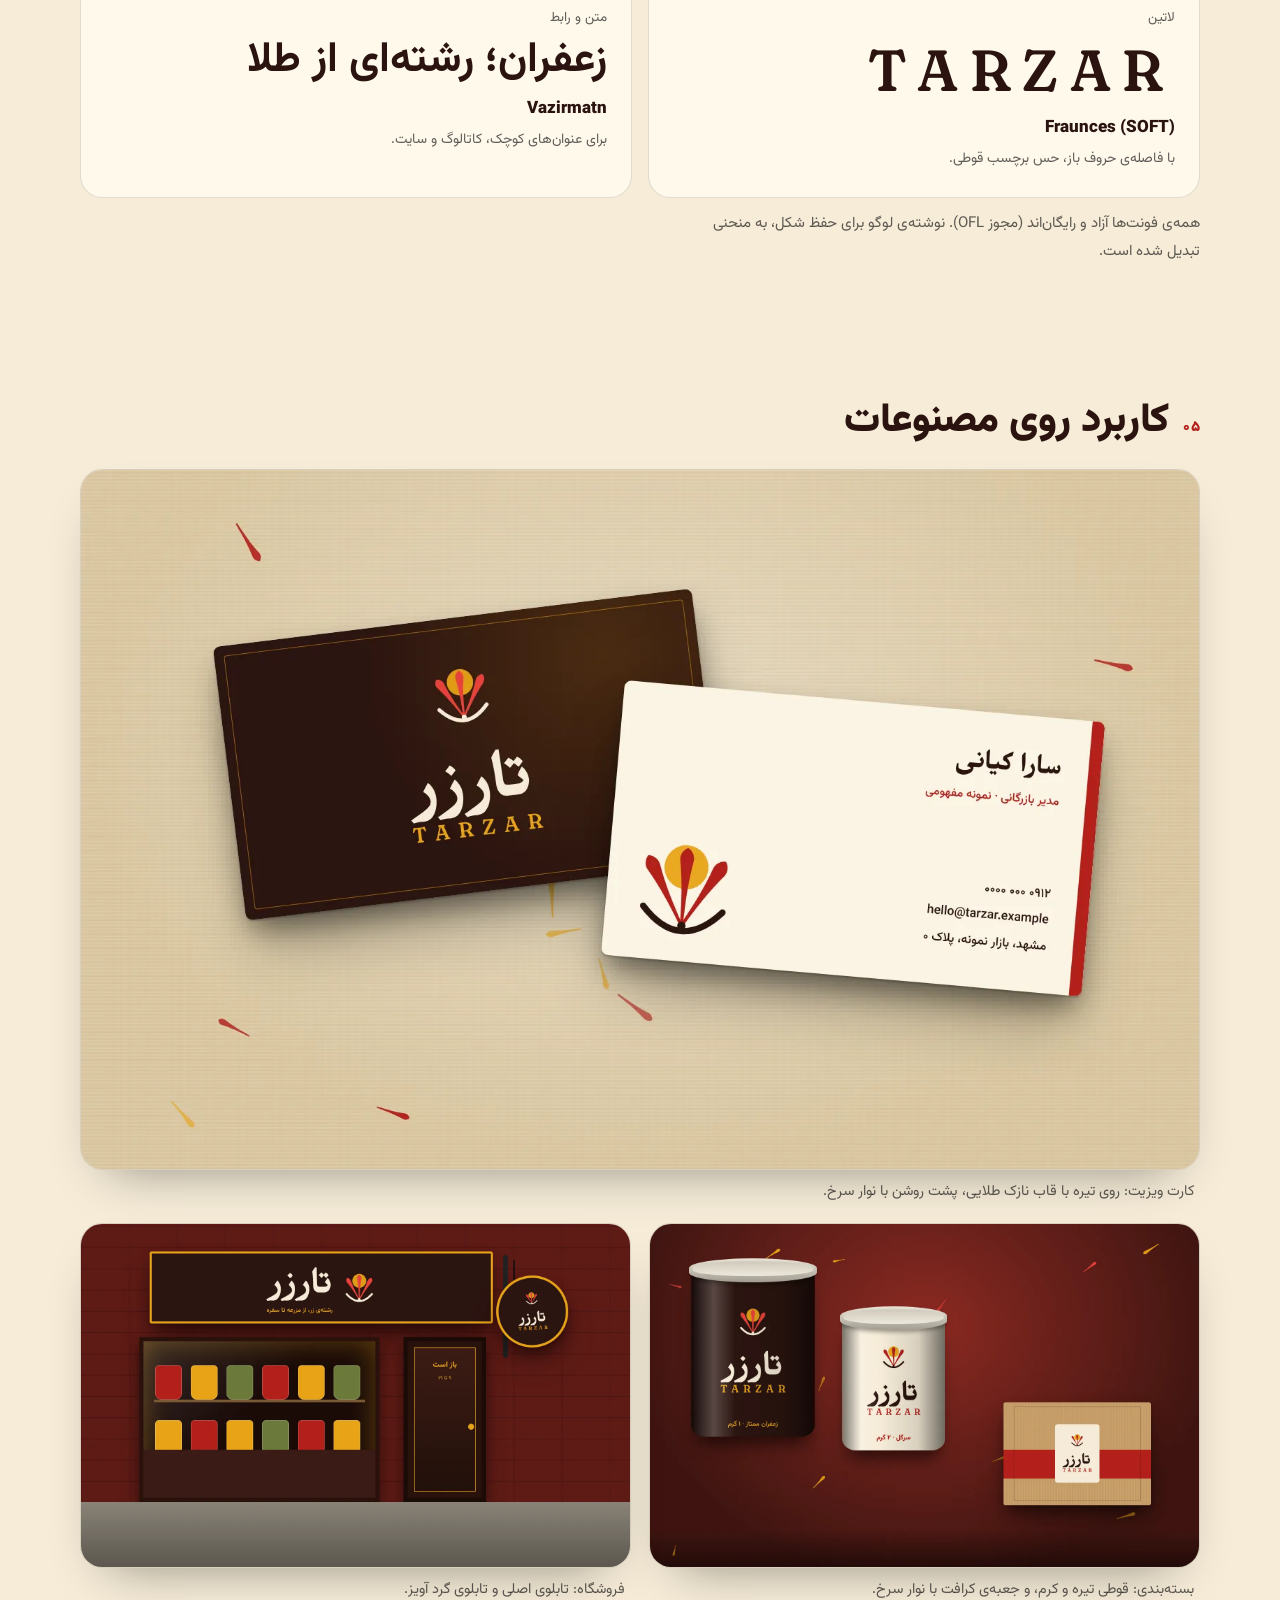
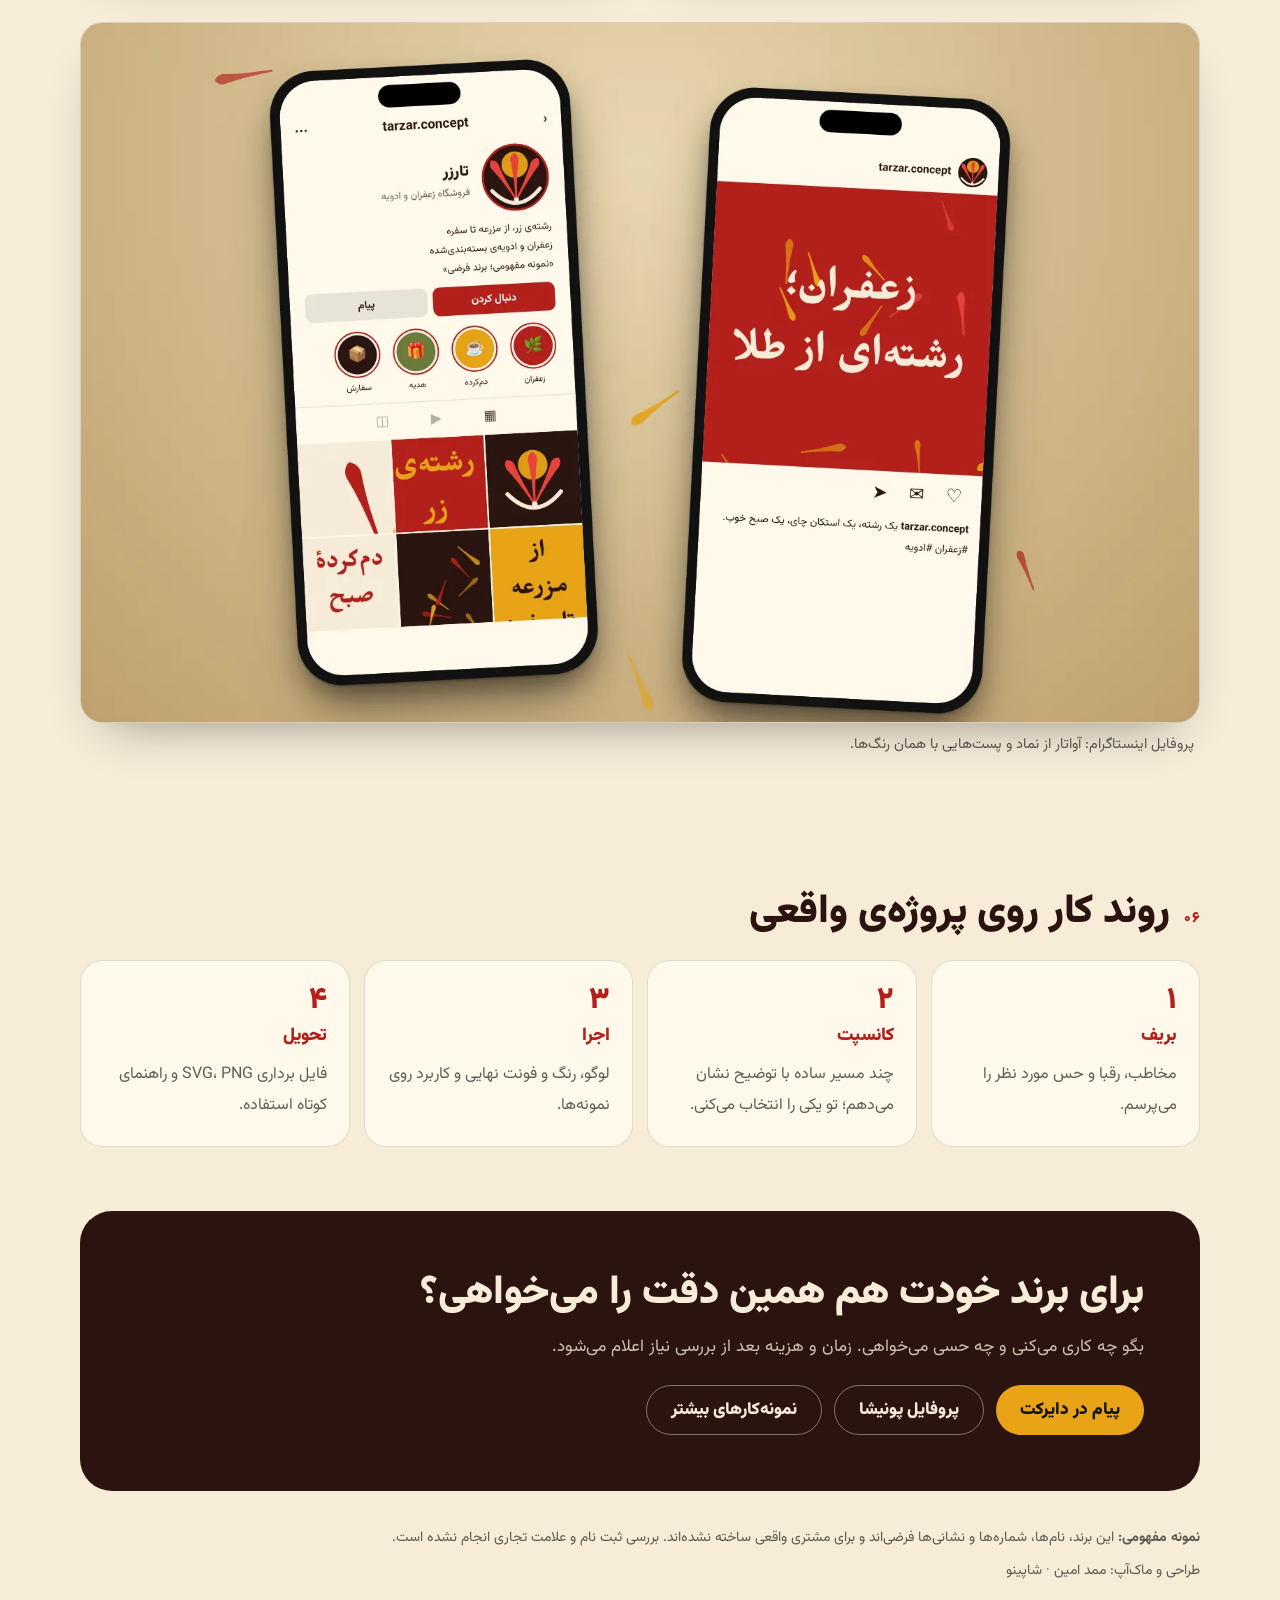
<file: brand/tarzar/index.html>
<!doctype html>
<html lang="fa" dir="rtl">
<head>
<meta charset="utf-8">
<meta name="viewport" content="width=device-width, initial-scale=1">
<meta name="robots" content="index, follow">
<title>هویت بصری تارزر؛ فروشگاه زعفران (نمونه مفهومی) | شاپینو</title>
<meta name="description" content="نمونه مفهومی طراحی لوگو و هویت بصری برای یک فروشگاه فرضی زعفران و ادویه: لوگو، پالت رنگ، تایپوگرافی و ماک‌آپ کارت ویزیت، بسته‌بندی، فروشگاه و اینستاگرام.">
<link rel="canonical" href="https://mmhby6698-dot.github.io/shopino-web/brand/tarzar/">
<meta property="og:type" content="article"><meta property="og:locale" content="fa_IR"><meta property="og:site_name" content="شاپینو">
<meta property="og:title" content="هویت بصری تارزر؛ فروشگاه زعفران (نمونه مفهومی)"><meta property="og:description" content="نمونه مفهومی طراحی لوگو و هویت بصری برای یک فروشگاه فرضی زعفران و ادویه: لوگو، پالت رنگ، تایپوگرافی و ماک‌آپ کارت ویزیت، بسته‌بندی، فروشگاه و اینستاگرام.">
<meta property="og:url" content="https://mmhby6698-dot.github.io/shopino-web/brand/tarzar/"><meta property="og:image" content="https://mmhby6698-dot.github.io/shopino-web/brand/tarzar/img/og.jpg"><meta property="og:image:width" content="1200"><meta property="og:image:height" content="630">
<meta name="twitter:card" content="summary_large_image">
<meta name="theme-color" content="#2B1410">
<link rel="icon" href="logo/icon.svg" type="image/svg+xml">
<link rel="preload" href="../_assets/fonts/vazir-400.woff2" as="font" type="font/woff2" crossorigin><link rel="preload" href="../_assets/fonts/vazir-700.woff2" as="font" type="font/woff2" crossorigin>
<style>@font-face{font-family:BMirza;src:url("../_assets/fonts/mirza-700.woff2") format("woff2");font-weight:700;font-display:swap}@font-face{font-family:BFraunces;src:url("../_assets/fonts/fraunces-580.woff2") format("woff2");font-weight:400;font-display:swap}@font-face{font-family:BV;src:url("../_assets/fonts/vazir-400.woff2") format("woff2");font-weight:400;font-display:swap}@font-face{font-family:BV;src:url("../_assets/fonts/vazir-500.woff2") format("woff2");font-weight:500;font-display:swap}@font-face{font-family:BV;src:url("../_assets/fonts/vazir-700.woff2") format("woff2");font-weight:700;font-display:swap}@font-face{font-family:BV;src:url("../_assets/fonts/vazir-900.woff2") format("woff2");font-weight:900;font-display:swap}</style>
<link rel="stylesheet" href="../_assets/case.css">
<style>:root{--bg:#F6ECD8;--ink:#2B1410;--accent:#B3201B;--accent2:#E8A317;--paper:#FFF9EC;--dark:#2B1410;--onDark:#F6ECD8}</style>
<script type="application/ld+json">{"@context": "https://schema.org", "@type": "CreativeWork", "name": "هویت بصری تارزر؛ فروشگاه زعفران (نمونه مفهومی)", "description": "نمونه مفهومی طراحی لوگو و هویت بصری برای یک فروشگاه فرضی زعفران و ادویه: لوگو، پالت رنگ، تایپوگرافی و ماک‌آپ کارت ویزیت، بسته‌بندی، فروشگاه و اینستاگرام.", "url": "https://mmhby6698-dot.github.io/shopino-web/brand/tarzar/", "inLanguage": "fa", "creator": {"@type": "Person", "name": "ممد امین", "url": "https://mmhby6698-dot.github.io/shopino-web/"}, "image": "https://mmhby6698-dot.github.io/shopino-web/brand/tarzar/img/og.jpg", "genre": "Brand identity (concept sample)"}</script>
</head>
<body>
<header class="top"><div class="wrap"><a class="back" href="../../#portfolio">→ نمونه‌کارهای شاپینو</a><span class="pill">نمونه مفهومی</span></div></header>
<main>
<div class="hero"><div class="wrap">
 <div><div class="eyebrow">طراحی هویت بصری · فروشگاه زعفران و ادویه</div><h1>تارزر</h1><p class="lead">برای فروشگاهی کوچک که می‌خواهد از قوطی‌های شلوغ بازار فاصله بگیرد و حس هدیه و اصالت بدهد، هویتی ساخته‌ام که از خود زعفران شروع می‌شود: سه رشته‌ی سرخ و یک خورشید زر.</p><div class="meta"><span>لوگوی فارسی و لاتین</span><span>پالت ۵ رنگ</span><span>بسته‌بندی و تابلو</span><span>اینستاگرام</span></div></div>
 <div class="logo-stage" style="background:#FFF9EC"><img src="logo/primary.svg" alt="لوگوی تارزر؛ نماد، نوشته‌ی فارسی و لاتین"></div>
</div></div>
<section id="brief"><div class="wrap"><div class="sec-head"><span class="n">۰۱</span><h2>بریف و ایده</h2></div><div class="brief"><div class="card"><h3>مسئله</h3><p>فروشگاه‌های زعفران معمولاً شبیه هم‌اند: قوطی قرمز، عکس مزرعه، قیمت. برند باید در یک نگاه متفاوت و مطمئن دیده شود.</p></div><div class="card"><h3>ایده</h3><p>سه رشته‌ی زعفران از دل کاسه‌ای بالا می‌آیند. کاسه شبیه بدنه‌ی حرف «ت» است و خورشید طلایی پشت رشته‌ها رنگ «زر» را به نام می‌دهد.</p></div><div class="card"><h3>نتیجه</h3><p>نمادی ساده که روی قوطی، مهر و تابلو خوانا می‌ماند و یک سیستم رنگی گرم و کم‌رنگ‌نشدنی دارد.</p></div></div></div></section>
<section id="logo"><div class="wrap"><div class="sec-head"><span class="n">۰۲</span><h2>لوگو و نسخه‌ها</h2></div>
 <div class="variants"><figure class="v w2"><div class="pane" style="background:var(--paper)"><img src="logo/primary.svg" alt="تارزر — لوگوی اصلی" loading="lazy"></div><figcaption><span>لوگوی اصلی</span><a href="logo/primary.svg" download>SVG</a></figcaption></figure><figure class="v w2"><div class="pane" style="background:#2B1410"><img src="logo/dark.svg" alt="تارزر — نسخه‌ی تیره" loading="lazy"></div><figcaption><span>نسخه‌ی تیره</span><a href="logo/dark.svg" download>SVG</a></figcaption></figure><figure class="v w3"><div class="pane" style="background:var(--paper)"><img src="logo/horizontal.svg" alt="تارزر — افقی فارسی" loading="lazy"></div><figcaption><span>افقی فارسی</span><a href="logo/horizontal.svg" download>SVG</a></figcaption></figure><figure class="v w3"><div class="pane" style="background:var(--paper)"><img src="logo/latin.svg" alt="تارزر — نسخه‌ی لاتین" loading="lazy"></div><figcaption><span>نسخه‌ی لاتین</span><a href="logo/latin.svg" download>SVG</a></figcaption></figure><figure class="v w3"><div class="pane" style="background:var(--paper)"><img src="logo/mono.svg" alt="تارزر — تک‌رنگ" loading="lazy"></div><figcaption><span>تک‌رنگ</span><a href="logo/mono.svg" download>SVG</a></figcaption></figure><figure class="v w3"><div class="pane" style="background:#d9d9d9"><img src="logo/icon.svg" alt="تارزر — آیکن" loading="lazy"></div><figcaption><span>آیکن</span><a href="logo/icon.svg" download>SVG</a></figcaption></figure><figure class="v w3"><div class="pane" style="background:#d9d9d9"><img src="logo/icon-light.svg" alt="تارزر — آیکن روشن" loading="lazy"></div><figcaption><span>آیکن روشن</span><a href="logo/icon-light.svg" download>SVG</a></figcaption></figure><figure class="v w3"><div class="pane" style="background:#2B1410"><img src="logo/horizontal-dark.svg" alt="تارزر — افقی روی تیره" loading="lazy"></div><figcaption><span>افقی روی تیره</span><a href="logo/horizontal-dark.svg" download>SVG</a></figcaption></figure></div>
 <div class="rules"><div class="card"><h3>فضای خالی</h3><p>دور لوگو دست‌کم به اندازه‌ی ارتفاع نماد فضای خالی بگذار.</p></div><div class="card"><h3>کوچک‌ترین اندازه</h3><p>نماد تا ۲۴ پیکسل و لوگوی کامل تا ۸۰ پیکسل عرض خوانا می‌ماند.</p></div><div class="card"><h3>چه نکنیم</h3><p>لوگو را نکش، رنگ‌هایش را عوض نکن و روی زمینه‌ی شلوغ نگذار.</p></div></div>
 <p class="lead" style="margin-top:18px;font-size:16px">نماد: سه رشته‌ی زعفران، کاسه‌ی «ت» و خورشید. نماد از ابتدا با دو رنگ و در حالت تک‌رنگ طراحی شده تا روی مهر و کیسه‌ی کاغذی هم کار کند.</p>
</div></section>
<section id="color"><div class="wrap"><div class="sec-head"><span class="n">۰۳</span><h2>پالت رنگ</h2></div><div class="swatches"><button class="sw" type="button" data-hex="#B3201B" style="background:#B3201B;color:#fff" aria-label="کپی رنگ سرخ زعفرانی #B3201B"><b>سرخ زعفرانی</b><span>رنگ اصلی نماد</span><code>#B3201B</code></button><button class="sw" type="button" data-hex="#E8A317" style="background:#E8A317;color:#2B1410" aria-label="کپی رنگ زر #E8A317"><b>زر</b><span>تأکید و خورشید</span><code>#E8A317</code></button><button class="sw" type="button" data-hex="#2B1410" style="background:#2B1410;color:#F6ECD8" aria-label="کپی رنگ شب کاشان #2B1410"><b>شب کاشان</b><span>متن و زمینه تیره</span><code>#2B1410</code></button><button class="sw" type="button" data-hex="#F6ECD8" style="background:#F6ECD8;color:#2B1410" aria-label="کپی رنگ کرم ابریشمی #F6ECD8"><b>کرم ابریشمی</b><span>زمینه روشن</span><code>#F6ECD8</code></button><button class="sw" type="button" data-hex="#6B7A3A" style="background:#6B7A3A;color:#fff" aria-label="کپی رنگ سبز نهال #6B7A3A"><b>سبز نهال</b><span>رنگ کمکی</span><code>#6B7A3A</code></button></div><p class="lead" style="margin-top:12px;font-size:15px">روی هر رنگ بزن تا کد هگز کپی شود.</p></div></section>
<section id="type"><div class="wrap"><div class="sec-head"><span class="n">۰۴</span><h2>تایپوگرافی</h2></div><div class="type"><div class="spec wide"><small>لوگوتایپ فارسی</small><div class="big" style="font-family:BMirza;font-weight:700">تارزر</div><div class="name">Mirza Bold</div><div class="note">بازکشیده و اصلاح‌شده روی منحنی‌ها؛ نرم و خوشنویسانه برای حس اصالت.</div></div><div class="spec "><small>لاتین</small><div class="big" style="font-family:BFraunces;letter-spacing:.2em;font-size:clamp(36px,5vw,58px)">TARZAR</div><div class="name">Fraunces (SOFT)</div><div class="note">با فاصله‌ی حروف باز، حس برچسب قوطی.</div></div><div class="spec "><small>متن و رابط</small><div class="big" style="font-family:BV;font-weight:700;font-size:clamp(28px,3.6vw,42px)">زعفران؛ رشته‌ای از طلا</div><div class="name">Vazirmatn</div><div class="note">برای عنوان‌های کوچک، کاتالوگ و سایت.</div></div></div><p class="lead" style="margin-top:12px;font-size:15px">همه‌ی فونت‌ها آزاد و رایگان‌اند (مجوز OFL). نوشته‌ی لوگو برای حفظ شکل، به منحنی تبدیل شده است.</p></div></section>
<section id="mockups"><div class="wrap"><div class="sec-head"><span class="n">۰۵</span><h2>کاربرد روی مصنوعات</h2></div><div class="mocks"><figure class="full"><picture><source srcset="img/card.webp" type="image/webp"><img src="img/card.jpg" width="1600" height="1000" alt="کارت ویزیت: روی تیره با قاب نازک طلایی، پشت روشن با نوار سرخ." loading="lazy" decoding="async"></picture><figcaption>کارت ویزیت: روی تیره با قاب نازک طلایی، پشت روشن با نوار سرخ.</figcaption></figure><figure class=""><picture><source srcset="img/pack.webp" type="image/webp"><img src="img/pack.jpg" width="1600" height="1000" alt="بسته‌بندی: قوطی تیره و کرم، و جعبه‌ی کرافت با نوار سرخ." loading="lazy" decoding="async"></picture><figcaption>بسته‌بندی: قوطی تیره و کرم، و جعبه‌ی کرافت با نوار سرخ.</figcaption></figure><figure class=""><picture><source srcset="img/sign.webp" type="image/webp"><img src="img/sign.jpg" width="1600" height="1000" alt="فروشگاه: تابلوی اصلی و تابلوی گرد آویز." loading="lazy" decoding="async"></picture><figcaption>فروشگاه: تابلوی اصلی و تابلوی گرد آویز.</figcaption></figure><figure class="full"><picture><source srcset="img/ig.webp" type="image/webp"><img src="img/ig.jpg" width="1600" height="1000" alt="پروفایل اینستاگرام: آواتار از نماد و پست‌هایی با همان رنگ‌ها." loading="lazy" decoding="async"></picture><figcaption>پروفایل اینستاگرام: آواتار از نماد و پست‌هایی با همان رنگ‌ها.</figcaption></figure></div></div></section>
<section id="how"><div class="wrap"><div class="sec-head"><span class="n">۰۶</span><h2>روند کار روی پروژه‌ی واقعی</h2></div><div class="how"><div class="card"><h3>بریف</h3><p>مخاطب، رقبا و حس مورد نظر را می‌پرسم.</p></div><div class="card"><h3>کانسپت</h3><p>چند مسیر ساده با توضیح نشان می‌دهم؛ تو یکی را انتخاب می‌کنی.</p></div><div class="card"><h3>اجرا</h3><p>لوگو، رنگ و فونت نهایی و کاربرد روی نمونه‌ها.</p></div><div class="card"><h3>تحویل</h3><p>فایل برداری SVG، PNG و راهنمای کوتاه استفاده.</p></div></div></div></section>
<div class="wrap"><div class="cta"><h2>برای برند خودت هم همین دقت را می‌خواهی؟</h2><p>بگو چه کاری می‌کنی و چه حسی می‌خواهی. زمان و هزینه بعد از بررسی نیاز اعلام می‌شود.</p><div class="btns"><a class="btn" href="https://instagram.com/shop_.ino" target="_blank" rel="noopener noreferrer">پیام در دایرکت</a><a class="btn o" href="https://ponisha.ir/profile/Mmhby87" target="_blank" rel="noopener noreferrer">پروفایل پونیشا</a><a class="btn o" href="../../#portfolio">نمونه‌کارهای بیشتر</a></div></div></div>
</main>
<footer><div class="wrap"><p><b>نمونه مفهومی:</b> این برند، نام‌ها، شماره‌ها و نشانی‌ها فرضی‌اند و برای مشتری واقعی ساخته نشده‌اند. بررسی ثبت نام و علامت تجاری انجام نشده است.</p><p>طراحی و ماک‌آپ: ممد امین · شاپینو</p></div></footer>
<div class="copied" id="copied" role="status" aria-live="polite">کپی شد</div>
<script>
document.querySelectorAll('.sw').forEach(function(b){b.addEventListener('click',function(){var h=b.dataset.hex;var done=function(){var c=document.getElementById('copied');c.textContent='کپی شد: '+h;c.classList.add('on');setTimeout(function(){c.classList.remove('on')},1400)};if(navigator.clipboard){navigator.clipboard.writeText(h).then(done,done)}else done()})});
</script>
</body>
</html>
</file>
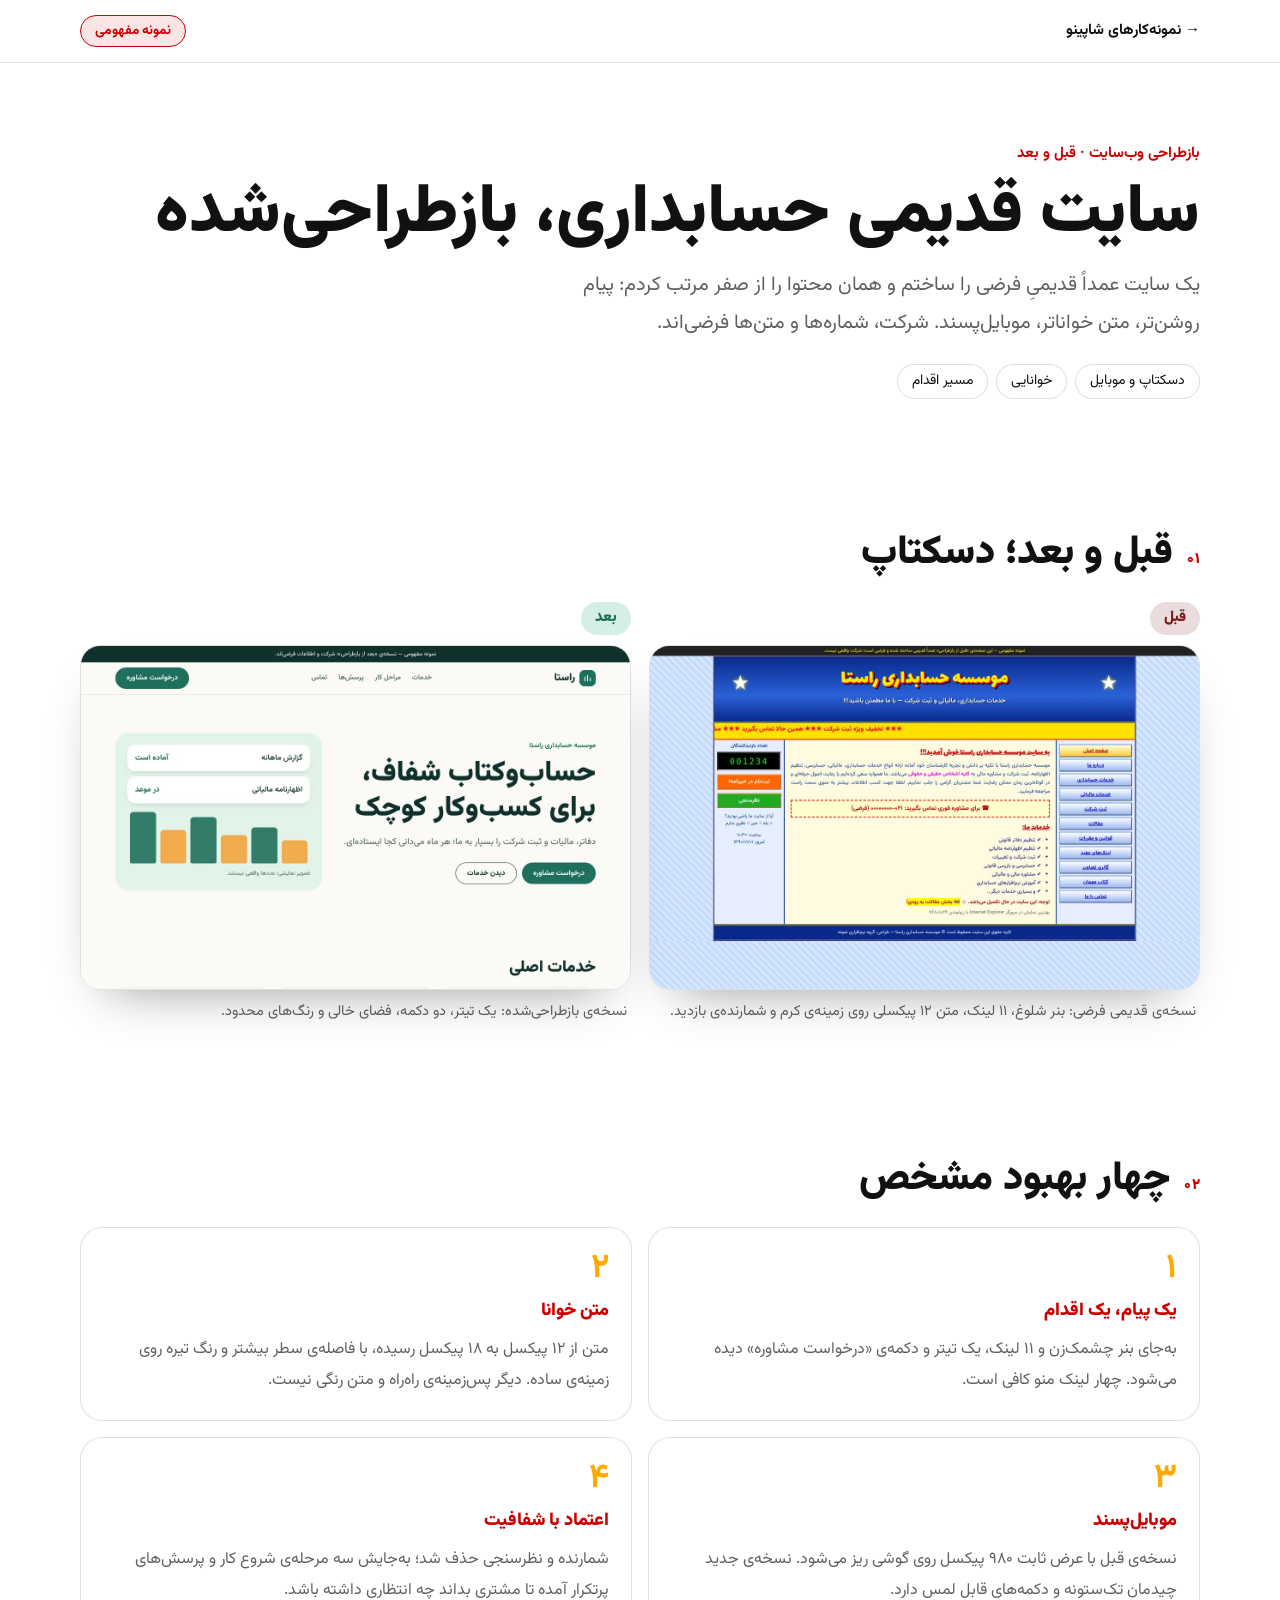
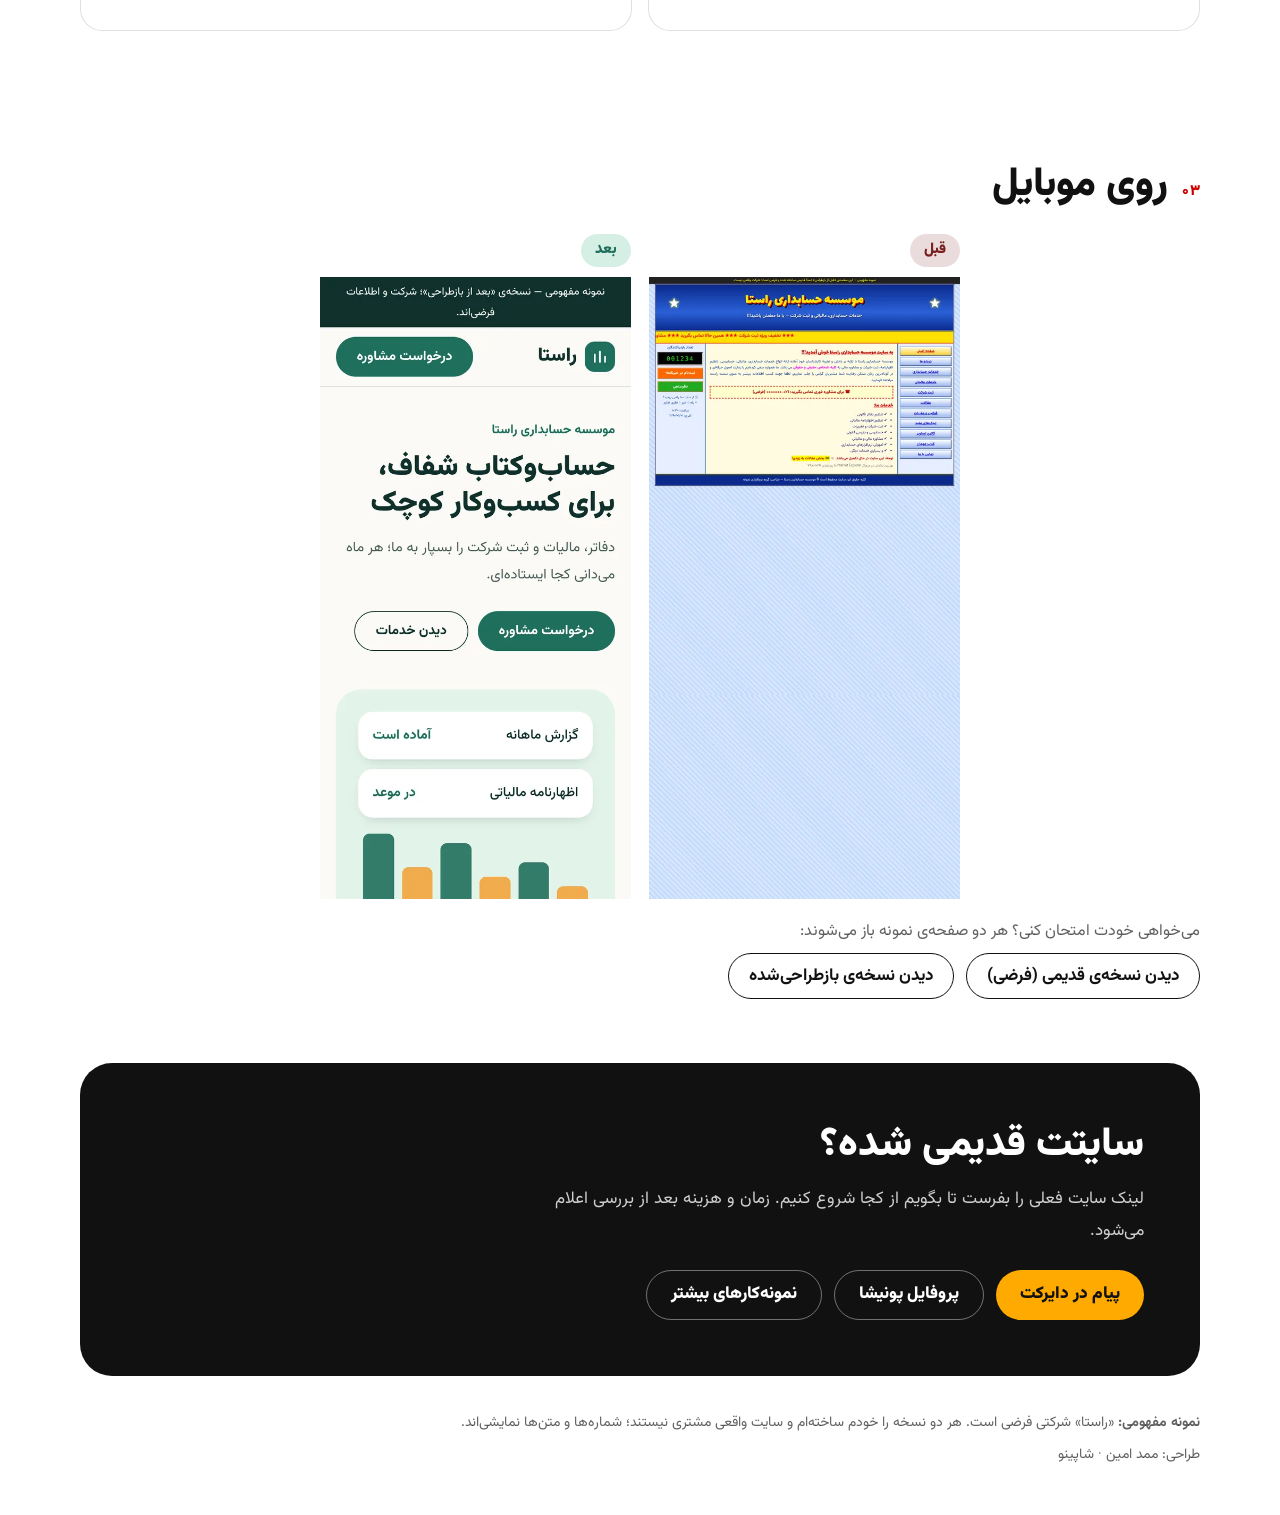
<file: redesign/rasta/index.html>
<!doctype html>
<html lang="fa" dir="rtl"><head>
<meta charset="utf-8"><meta name="viewport" content="width=device-width, initial-scale=1"><meta name="robots" content="index, follow">
<title>بازطراحی سایت حسابداری راستا؛ قبل و بعد (نمونه مفهومی) | شاپینو</title><meta name="description" content="نمونه مفهومی بازطراحی وب‌سایت: یک سایت عمداً قدیمیِ فرضی در برابر نسخه‌ی مدرن، موبایل‌پسند و خوانا، با مقایسه‌ی تصویری و چهار بهبود مشخص.">
<link rel="canonical" href="https://mmhby6698-dot.github.io/shopino-web/redesign/rasta/">
<meta property="og:type" content="article"><meta property="og:locale" content="fa_IR"><meta property="og:site_name" content="شاپینو"><meta property="og:title" content="بازطراحی سایت حسابداری راستا؛ قبل و بعد (نمونه مفهومی)"><meta property="og:description" content="نمونه مفهومی بازطراحی وب‌سایت: یک سایت عمداً قدیمیِ فرضی در برابر نسخه‌ی مدرن، موبایل‌پسند و خوانا، با مقایسه‌ی تصویری و چهار بهبود مشخص."><meta property="og:url" content="https://mmhby6698-dot.github.io/shopino-web/redesign/rasta/"><meta property="og:image" content="https://mmhby6698-dot.github.io/shopino-web/redesign/rasta/img/og.jpg"><meta property="og:image:width" content="1200"><meta property="og:image:height" content="630"><meta name="twitter:card" content="summary_large_image">
<meta name="theme-color" content="#10302B">
<link rel="icon" href="../../favicon.svg" type="image/svg+xml">
<link rel="preload" href="../../brand/_assets/fonts/vazir-400.woff2" as="font" type="font/woff2" crossorigin>
<style>
@font-face{font-family:BV;src:url("../../brand/_assets/fonts/vazir-400.woff2") format("woff2");font-weight:400;font-display:swap}
@font-face{font-family:BV;src:url("../../brand/_assets/fonts/vazir-500.woff2") format("woff2");font-weight:500;font-display:swap}
@font-face{font-family:BV;src:url("../../brand/_assets/fonts/vazir-700.woff2") format("woff2");font-weight:700;font-display:swap}
@font-face{font-family:BV;src:url("../../brand/_assets/fonts/vazir-900.woff2") format("woff2");font-weight:900;font-display:swap}
:root{--bg:#F4F7F2;--ink:#10302B;--accent:#1F6F5C;--accent2:#F2A33A;--paper:#FFFFFF;--dark:#10302B;--onDark:#fff}
.cmp{display:grid;grid-template-columns:1fr 1fr;gap:18px}
.cmp figure{margin:0}
.cmp img{border-radius:20px;border:1px solid var(--line);width:100%;box-shadow:0 24px 50px -28px rgba(0,0,0,.45)}
.chip{display:inline-block;font-weight:900;font-size:15px;padding:2px 14px;border-radius:99px;margin-bottom:10px}
.chip.b{background:#eadcdc;color:#7a1f1f}.chip.a{background:#d6efe4;color:#1F6F5C}
.cmp figcaption{font-size:14.5px;color:var(--muted);padding:8px 4px 0}
.mob{display:grid;grid-template-columns:1fr 1fr;gap:18px;max-width:640px;margin-inline:auto}
.list{display:grid;grid-template-columns:1fr 1fr;gap:16px}
.list .card b.k{display:block;font-size:34px;color:var(--accent2);line-height:1.1;margin-bottom:6px}
.live{display:flex;gap:12px;flex-wrap:wrap;margin-top:6px}
.live a{display:inline-flex;align-items:center;min-height:46px;padding:0 20px;border-radius:99px;border:1.5px solid var(--ink);font-weight:700;text-decoration:none}
.live a:focus-visible{outline:3px solid var(--accent);outline-offset:3px}
@media(max-width:800px){.cmp,.list{grid-template-columns:1fr}}
</style>
<link rel="stylesheet" href="../../brand/_assets/case.css">
</head><body>
<header class="top"><div class="wrap"><a class="back" href="../../#portfolio">→ نمونه‌کارهای شاپینو</a><span class="pill">نمونه مفهومی</span></div></header>
<main>
<div class="hero"><div class="wrap" style="grid-template-columns:1fr">
 <div><div class="eyebrow">بازطراحی وب‌سایت · قبل و بعد</div><h1 style="font-size:clamp(34px,6vw,68px)">سایت قدیمی حسابداری، بازطراحی‌شده</h1><p class="lead">یک سایت عمداً قدیمیِ فرضی را ساختم و همان محتوا را از صفر مرتب کردم: پیام روشن‌تر، متن خواناتر، موبایل‌پسند. شرکت، شماره‌ها و متن‌ها فرضی‌اند.</p>
 <div class="meta"><span>دسکتاپ و موبایل</span><span>خوانایی</span><span>مسیر اقدام</span></div></div></div></div>
<section><div class="wrap"><div class="sec-head"><span class="n">۰۱</span><h2>قبل و بعد؛ دسکتاپ</h2></div>
<div class="cmp">
<figure><span class="chip b">قبل</span><picture><source srcset="img/before-desktop.webp" type="image/webp"><img src="img/before-desktop.jpg" width="1280" height="800" alt="سایت حسابداری قدیمی فرضی با بنر آبی، متن زرد چشمک‌زن، منوی دکمه‌ای و شمارنده‌ی بازدید" loading="lazy"></picture><figcaption>نسخه‌ی قدیمی فرضی: بنر شلوغ، ۱۱ لینک، متن ۱۲ پیکسلی روی زمینه‌ی کرم و شمارنده‌ی بازدید.</figcaption></figure>
<figure><span class="chip a">بعد</span><picture><source srcset="img/after-desktop.webp" type="image/webp"><img src="img/after-desktop.jpg" width="1280" height="800" alt="نسخه‌ی بازطراحی‌شده با تیتر بزرگ، دو دکمه و پنل گزارش نمایشی روی زمینه‌ی روشن" loading="lazy"></picture><figcaption>نسخه‌ی بازطراحی‌شده: یک تیتر، دو دکمه، فضای خالی و رنگ‌های محدود.</figcaption></figure>
</div></div></section>
<section><div class="wrap"><div class="sec-head"><span class="n">۰۲</span><h2>چهار بهبود مشخص</h2></div>
<div class="list">
<div class="card"><b class="k">۱</b><h3>یک پیام، یک اقدام</h3><p>به‌جای بنر چشمک‌زن و ۱۱ لینک، یک تیتر و دکمه‌ی «درخواست مشاوره» دیده می‌شود. چهار لینک منو کافی است.</p></div>
<div class="card"><b class="k">۲</b><h3>متن خوانا</h3><p>متن از ۱۲ پیکسل به ۱۸ پیکسل رسیده، با فاصله‌ی سطر بیشتر و رنگ تیره روی زمینه‌ی ساده. دیگر پس‌زمینه‌ی راه‌راه و متن رنگی نیست.</p></div>
<div class="card"><b class="k">۳</b><h3>موبایل‌پسند</h3><p>نسخه‌ی قبل با عرض ثابت ۹۸۰ پیکسل روی گوشی ریز می‌شود. نسخه‌ی جدید چیدمان تک‌ستونه و دکمه‌های قابل لمس دارد.</p></div>
<div class="card"><b class="k">۴</b><h3>اعتماد با شفافیت</h3><p>شمارنده و نظرسنجی حذف شد؛ به‌جایش سه مرحله‌ی شروع کار و پرسش‌های پرتکرار آمده تا مشتری بداند چه انتظاری داشته باشد.</p></div>
</div></div></section>
<section><div class="wrap"><div class="sec-head"><span class="n">۰۳</span><h2>روی موبایل</h2></div>
<div class="mob"><figure><span class="chip b">قبل</span><picture><source srcset="img/before-mobile.webp" type="image/webp"><img src="img/before-mobile.jpg" width="585" height="1170" alt="نسخه‌ی قدیمی روی موبایل؛ کل صفحه ریز و ناخوانا" loading="lazy"></picture></figure><figure><span class="chip a">بعد</span><picture><source srcset="img/after-mobile.webp" type="image/webp"><img src="img/after-mobile.jpg" width="585" height="1170" alt="نسخه‌ی بازطراحی‌شده روی موبایل؛ متن بزرگ و خوانا" loading="lazy"></picture></figure></div>
<p class="lead" style="margin-top:18px;font-size:16px">می‌خواهی خودت امتحان کنی؟ هر دو صفحه‌ی نمونه باز می‌شوند:</p>
<div class="live"><a href="before/" target="_blank" rel="noopener noreferrer">دیدن نسخه‌ی قدیمی (فرضی)</a><a href="after/" target="_blank" rel="noopener noreferrer">دیدن نسخه‌ی بازطراحی‌شده</a></div></div></section>
<div class="wrap"><div class="cta"><h2>سایتت قدیمی شده؟</h2><p>لینک سایت فعلی را بفرست تا بگویم از کجا شروع کنیم. زمان و هزینه بعد از بررسی اعلام می‌شود.</p><div class="btns"><a class="btn" href="https://instagram.com/shop_.ino" target="_blank" rel="noopener noreferrer">پیام در دایرکت</a><a class="btn o" href="https://ponisha.ir/profile/Mmhby87" target="_blank" rel="noopener noreferrer">پروفایل پونیشا</a><a class="btn o" href="../../#portfolio">نمونه‌کارهای بیشتر</a></div></div></div>
</main>
<footer><div class="wrap"><p><b>نمونه مفهومی:</b> «راستا» شرکتی فرضی است. هر دو نسخه را خودم ساخته‌ام و سایت واقعی مشتری نیستند؛ شماره‌ها و متن‌ها نمایشی‌اند.</p><p>طراحی: ممد امین · شاپینو</p></div></footer>
</body></html>
</file>
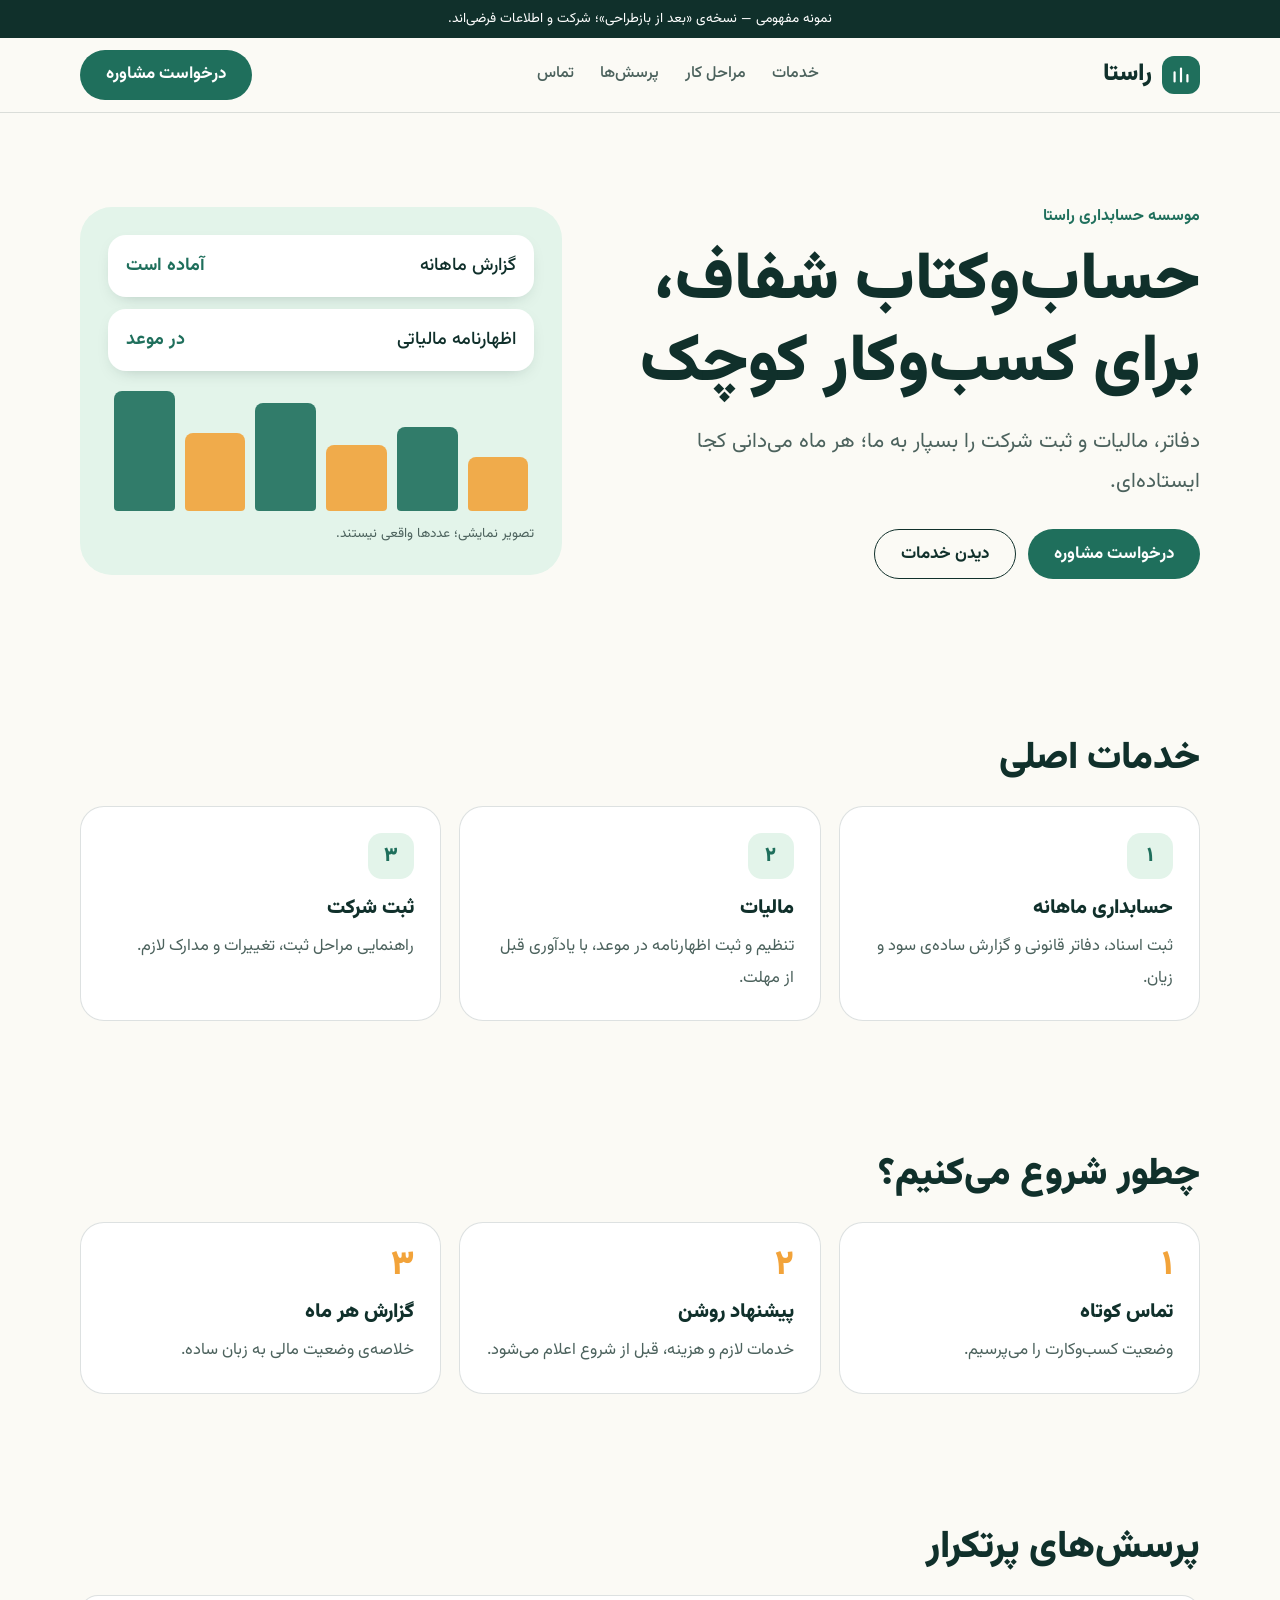
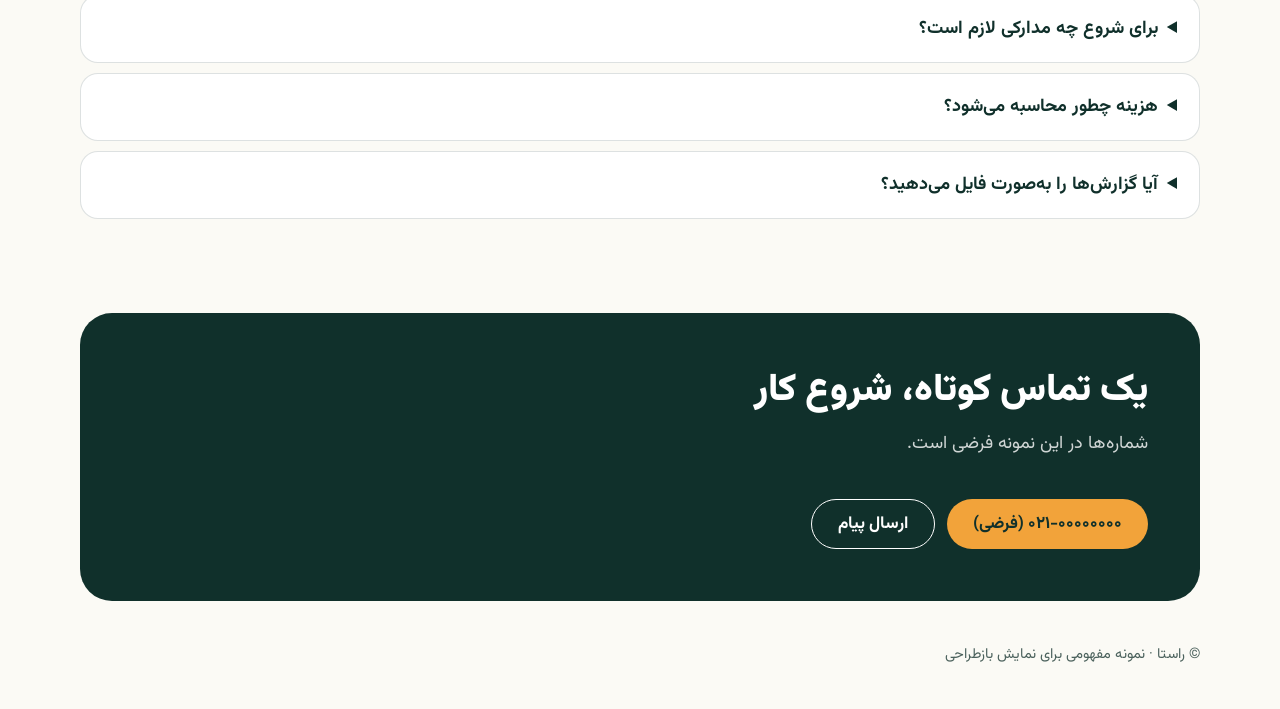
<file: redesign/rasta/after/index.html>
<!doctype html>
<html lang="fa" dir="rtl">
<head>
<meta charset="utf-8">
<meta name="viewport" content="width=device-width, initial-scale=1">
<meta name="robots" content="noindex, nofollow">
<title>راستا | حسابداری شفاف برای کسب‌وکارهای کوچک — نسخه بازطراحی‌شده (نمونه مفهومی)</title>
<meta name="description" content="نسخه‌ی بازطراحی‌شده‌ی یک سایت حسابداری فرضی؛ نمونه مفهومی شاپینو.">
<style>
@font-face{font-family:BV;src:url("../../../brand/_assets/fonts/vazir-400.woff2") format("woff2");font-weight:400;font-display:swap}
@font-face{font-family:BV;src:url("../../../brand/_assets/fonts/vazir-500.woff2") format("woff2");font-weight:500;font-display:swap}
@font-face{font-family:BV;src:url("../../../brand/_assets/fonts/vazir-700.woff2") format("woff2");font-weight:700;font-display:swap}
@font-face{font-family:BV;src:url("../../../brand/_assets/fonts/vazir-900.woff2") format("woff2");font-weight:900;font-display:swap}
:root{--ink:#10302B;--green:#1F6F5C;--mint:#E3F4EA;--paper:#FBFAF5;--amber:#F2A33A;--muted:#4C625D;--line:rgba(16,48,43,.14)}
*{box-sizing:border-box;margin:0;padding:0}
body{font-family:BV,Vazirmatn,Tahoma,sans-serif;background:var(--paper);color:var(--ink);line-height:1.9;font-size:18px;-webkit-font-smoothing:antialiased}
a{color:inherit}
.wrap{width:min(1120px,calc(100% - 40px));margin-inline:auto}
.note{background:var(--ink);color:#fff;text-align:center;font-size:13.5px;padding:6px 12px}
header{border-bottom:1px solid var(--line);background:var(--paper)}
header .wrap{display:flex;align-items:center;justify-content:space-between;min-height:74px;gap:16px}
.logo{display:flex;align-items:center;gap:10px;font-weight:900;font-size:24px;text-decoration:none}
.logo i{width:38px;height:38px;border-radius:12px;background:var(--green);display:grid;place-items:center}
.logo svg{width:22px;height:22px}
nav{display:flex;gap:26px;font-weight:500;font-size:16px}
nav a{text-decoration:none;color:var(--muted)}
nav a:hover{color:var(--ink)}
.btn{display:inline-flex;align-items:center;min-height:50px;padding:0 26px;border-radius:99px;font-weight:700;text-decoration:none;font-size:17px}
.btn.p{background:var(--green);color:#fff}
.btn.s{border:1.5px solid var(--ink)}
.btn:focus-visible,nav a:focus-visible,.logo:focus-visible{outline:3px solid var(--amber);outline-offset:3px}
.hero{padding:clamp(40px,7vw,96px) 0}
.hero .wrap{display:grid;grid-template-columns:1.1fr .9fr;gap:48px;align-items:center}
.eyebrow{font-weight:700;color:var(--green);font-size:16px}
h1{text-wrap:balance;font-size:clamp(36px,5.6vw,66px);line-height:1.25;font-weight:900;margin:8px 0 16px}
.lead{font-size:clamp(18px,2vw,21px);color:var(--muted);max-width:30em}
.acts{display:flex;flex-wrap:wrap;gap:12px;margin-top:28px}
.panel{background:var(--mint);border-radius:32px;padding:28px;position:relative;min-height:340px}
.panel .row{background:#fff;border-radius:18px;padding:14px 18px;display:flex;justify-content:space-between;align-items:center;margin-bottom:12px;font-weight:500;box-shadow:0 6px 18px -10px rgba(16,48,43,.35)}
.panel .row b{color:var(--green)}
.panel .bars{display:flex;align-items:flex-end;gap:10px;height:120px;margin-top:20px;padding:0 6px}
.panel .bars span{flex:1;background:var(--green);border-radius:8px 8px 4px 4px;opacity:.9}
.panel .bars span:nth-child(odd){background:var(--amber)}
.panel small{display:block;margin-top:10px;color:var(--muted);font-size:13.5px}
section{padding:clamp(34px,5vw,64px) 0}
h2{font-size:clamp(26px,3.6vw,38px);line-height:1.35;font-weight:900;margin-bottom:22px}
.cards{display:grid;grid-template-columns:repeat(3,1fr);gap:18px}
.card{background:#fff;border:1px solid var(--line);border-radius:24px;padding:26px}
.card h3{font-size:20px;font-weight:900;margin:10px 0 4px}
.card p{color:var(--muted);font-size:16.5px}
.ic{width:46px;height:46px;border-radius:14px;background:var(--mint);display:grid;place-items:center;color:var(--green);font-weight:900;font-size:20px}
.steps{display:grid;grid-template-columns:repeat(3,1fr);gap:18px;counter-reset:s}
.steps .card::before{display:block;font-weight:900;font-size:34px;color:var(--amber);line-height:1}
.steps .card:nth-child(1)::before{content:'۱'}.steps .card:nth-child(2)::before{content:'۲'}.steps .card:nth-child(3)::before{content:'۳'}
details{background:#fff;border:1px solid var(--line);border-radius:18px;padding:16px 22px;margin-bottom:10px}
summary{font-weight:700;cursor:pointer}
details p{color:var(--muted);margin-top:8px;font-size:16.5px}
.cta{background:var(--ink);color:#fff;border-radius:32px;padding:clamp(28px,5vw,52px);display:grid;gap:10px;margin:20px 0 40px}
.cta h2{color:#fff;margin:0}.cta p{opacity:.8}
.cta .btn.p{background:var(--amber);color:var(--ink)}
footer{padding:0 0 40px;color:var(--muted);font-size:14.5px}
@media(max-width:820px){nav{display:none}.hero .wrap{grid-template-columns:1fr}.cards,.steps{grid-template-columns:1fr}body{font-size:17px}.panel{min-height:0}}
</style>
</head>
<body>
<div class="note">نمونه مفهومی — نسخه‌ی «بعد از بازطراحی»؛ شرکت و اطلاعات فرضی‌اند.</div>
<header><div class="wrap"><a class="logo" href="#"><i aria-hidden="true"><svg viewBox="0 0 24 24" fill="none" stroke="#fff" stroke-width="2.4" stroke-linecap="round" stroke-linejoin="round"><path d="M5 19V9M12 19V5M19 19v-7"/></svg></i>راستا</a>
<nav aria-label="منوی اصلی"><a href="#services">خدمات</a><a href="#how">مراحل کار</a><a href="#faq">پرسش‌ها</a><a href="#contact">تماس</a></nav>
<a class="btn p" href="#contact">درخواست مشاوره</a></div></header>
<main>
<div class="hero"><div class="wrap">
<div><div class="eyebrow">موسسه حسابداری راستا</div><h1>حساب‌وکتاب شفاف، برای کسب‌وکار کوچک</h1><p class="lead">دفاتر، مالیات و ثبت شرکت را بسپار به ما؛ هر ماه می‌دانی کجا ایستاده‌ای.</p>
<div class="acts"><a class="btn p" href="#contact">درخواست مشاوره</a><a class="btn s" href="#services">دیدن خدمات</a></div></div>
<div class="panel" aria-hidden="true"><div class="row"><span>گزارش ماهانه</span><b>آماده است</b></div><div class="row"><span>اظهارنامه مالیاتی</span><b>در موعد</b></div><div class="bars"><span style="height:45%"></span><span style="height:70%"></span><span style="height:55%"></span><span style="height:90%"></span><span style="height:65%"></span><span style="height:100%"></span></div><small>تصویر نمایشی؛ عددها واقعی نیستند.</small></div>
</div></div>
<section id="services"><div class="wrap"><h2>خدمات اصلی</h2><div class="cards">
<div class="card"><div class="ic">۱</div><h3>حسابداری ماهانه</h3><p>ثبت اسناد، دفاتر قانونی و گزارش ساده‌ی سود و زیان.</p></div>
<div class="card"><div class="ic">۲</div><h3>مالیات</h3><p>تنظیم و ثبت اظهارنامه در موعد، با یادآوری قبل از مهلت.</p></div>
<div class="card"><div class="ic">۳</div><h3>ثبت شرکت</h3><p>راهنمایی مراحل ثبت، تغییرات و مدارک لازم.</p></div></div></div></section>
<section id="how"><div class="wrap"><h2>چطور شروع می‌کنیم؟</h2><div class="steps">
<div class="card"><h3>تماس کوتاه</h3><p>وضعیت کسب‌وکارت را می‌پرسیم.</p></div>
<div class="card"><h3>پیشنهاد روشن</h3><p>خدمات لازم و هزینه، قبل از شروع اعلام می‌شود.</p></div>
<div class="card"><h3>گزارش هر ماه</h3><p>خلاصه‌ی وضعیت مالی به زبان ساده.</p></div></div></div></section>
<section id="faq"><div class="wrap"><h2>پرسش‌های پرتکرار</h2>
<details><summary>برای شروع چه مدارکی لازم است؟</summary><p>بسته به نوع فعالیت متفاوت است؛ در تماس اول فهرست دقیق را می‌گیری.</p></details>
<details><summary>هزینه چطور محاسبه می‌شود؟</summary><p>بر اساس حجم اسناد و نوع خدمات؛ قبل از شروع به‌صورت مکتوب اعلام می‌شود.</p></details>
<details><summary>آیا گزارش‌ها را به‌صورت فایل می‌دهید؟</summary><p>بله، گزارش‌ها هر ماه با قالب ساده و قابل چاپ ارسال می‌شود.</p></details></div></section>
<div class="wrap" id="contact"><div class="cta"><h2>یک تماس کوتاه، شروع کار</h2><p>شماره‌ها در این نمونه فرضی است.</p><div class="acts"><a class="btn p" href="#">۰۲۱-۰۰۰۰۰۰۰۰ (فرضی)</a><a class="btn s" style="border-color:#fff;color:#fff" href="#">ارسال پیام</a></div></div></div>
</main>
<footer><div class="wrap">© راستا · نمونه مفهومی برای نمایش بازطراحی</div></footer>
</body></html>
</file>
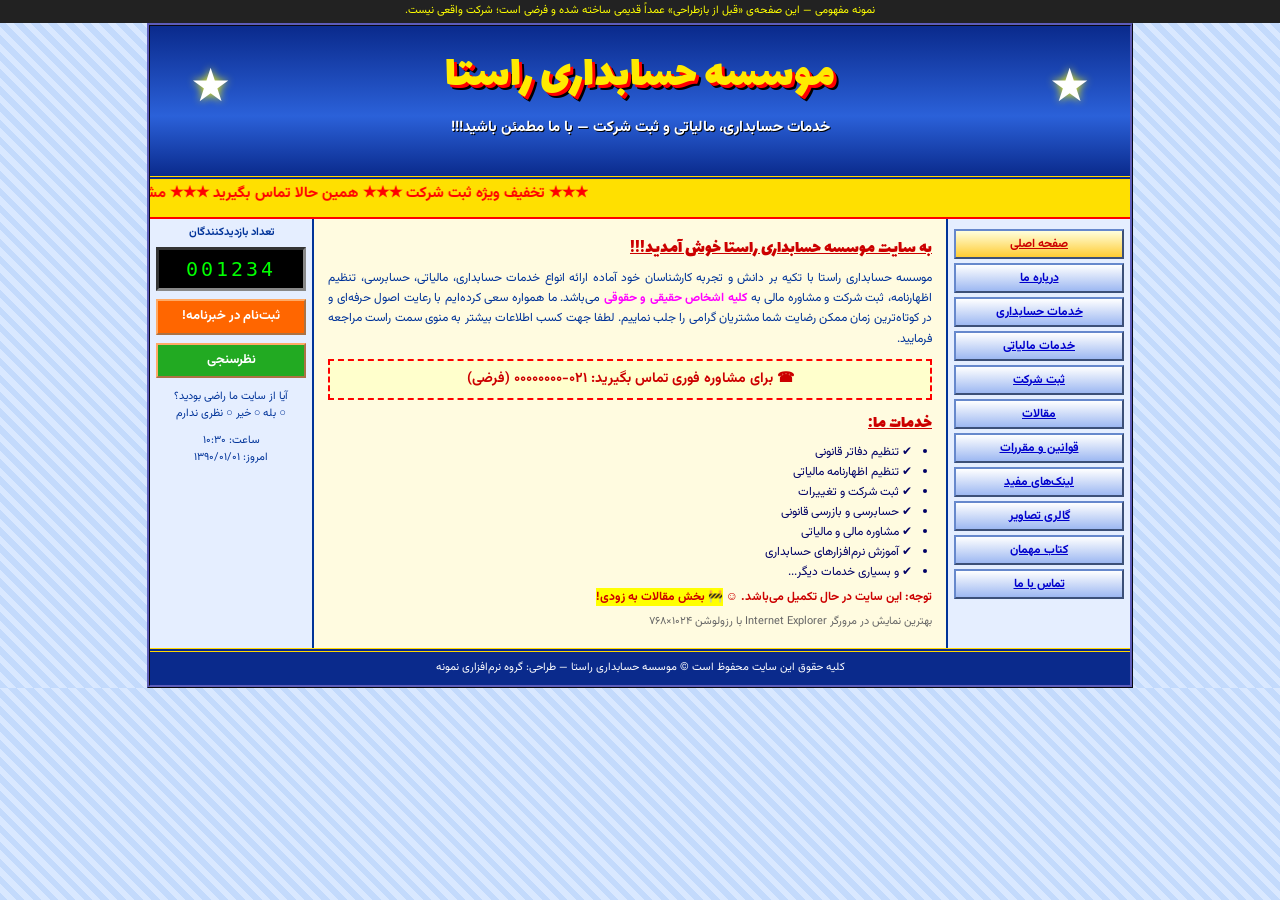
<file: redesign/rasta/before/index.html>
<!doctype html>
<html lang="fa" dir="rtl">
<head>
<meta charset="utf-8">
<meta name="viewport" content="width=1024">
<meta name="robots" content="noindex, nofollow">
<title>موسسه حسابداری راستا — نسخه قدیمی فرضی</title>
<style>
@font-face{font-family:BV;src:url("../../../brand/_assets/fonts/vazir-400.woff2") format("woff2");font-weight:400}
@font-face{font-family:BV;src:url("../../../brand/_assets/fonts/vazir-700.woff2") format("woff2");font-weight:700}
@font-face{font-family:BLalezar;src:url("../../../brand/_assets/fonts/lalezar-400.woff2") format("woff2")}
body{margin:0;background:#cfe3ff;background-image:repeating-linear-gradient(45deg,#c3dafc 0 6px,#d9e8ff 6px 12px);font-family:BV,Tahoma,sans-serif;font-size:12px;color:#003399;line-height:1.5}
#wrap{width:980px;margin:0 auto;background:#fffbe0;border:3px ridge #336;}
.note{background:#222;color:#ff0;text-align:center;font-size:11px;padding:3px;font-family:BV,Tahoma}
#head{height:150px;background:linear-gradient(#0a2a8c,#2b61d9 60%,#0a2a8c);border-bottom:4px double gold;text-align:center;color:#ffea00;position:relative}
#head h1{font-family:BLalezar,BV;font-size:46px;margin:0;padding-top:16px;text-shadow:3px 3px 0 #f00,5px 5px 0 #000;font-weight:400}
#head p{margin:6px 0 0;color:#fff;font-size:15px;font-weight:700;text-shadow:1px 1px #000}
.star{position:absolute;top:30px;font-size:46px;color:#fff;text-shadow:0 0 8px #ff0}
#mq{background:#ffe000;color:#f00;font-weight:700;font-size:15px;border-bottom:2px solid #f00;padding:3px 0}
table{border-collapse:collapse}
#main td{vertical-align:top}
#menu{width:170px;background:#e5eeff;border-left:2px solid #003399;padding:6px}
#menu a{display:block;background:linear-gradient(#fff,#9db8f2);border:2px outset #6688cc;margin:4px 0;padding:4px;color:#00c;font-weight:700;text-decoration:underline;text-align:center;font-size:12px}
#menu a.h{background:linear-gradient(#ffd,#fc3);color:#c00}
#content{padding:10px 14px;background:#fffbe0}
#content h2{color:#c00;font-size:18px;margin:6px 0;text-decoration:underline;font-family:BLalezar,BV;font-weight:400}
#content p{text-align:justify;color:#039;font-size:12px;margin:6px 0;line-height:1.7}
#content ul{margin:6px 0;padding-right:20px;color:#006}
#content li{margin:2px 0}
.bl{color:#f0f;font-weight:700}
.box{border:2px dashed #f00;background:#ffc;padding:8px;margin:10px 0;text-align:center;color:#c00;font-weight:700;font-size:14px}
#side{width:150px;background:#e5eeff;border-right:2px solid #003399;padding:6px;text-align:center;font-size:11px}
#side .c{border:3px inset #888;background:#000;color:#0f0;font-family:monospace;font-size:20px;letter-spacing:3px;padding:4px;margin:6px 0;direction:ltr}
#side .b{background:#f60;color:#fff;font-weight:700;padding:6px;margin:8px 0;border:2px outset #fa6;font-size:13px}
#foot{background:#0a2a8c;color:#fff;text-align:center;padding:8px;font-size:11px;border-top:4px double gold}
img.f{vertical-align:middle}
</style>
</head>
<body>
<div class="note">نمونه مفهومی — این صفحه‌ی «قبل از بازطراحی» عمداً قدیمی ساخته شده و فرضی است؛ شرکت واقعی نیست.</div>
<div id="wrap">
<div id="head"><span class="star" style="right:40px">★</span><span class="star" style="left:40px">★</span>
<h1>موسسه حسابداری راستا</h1><p>خدمات حسابداری، مالیاتی و ثبت شرکت — با ما مطمئن باشید!!!</p></div>
<div id="mq"><marquee direction="right" scrollamount="5">★★★ تخفیف ویژه ثبت شرکت ★★★ همین حالا تماس بگیرید ★★★ مشاوره رایگان تلفنی ★★★</marquee></div>
<table id="main" width="100%" cellpadding="0" cellspacing="0"><tr>
<td id="menu"><a class="h" href="#">صفحه اصلی</a><a href="#">درباره ما</a><a href="#">خدمات حسابداری</a><a href="#">خدمات مالیاتی</a><a href="#">ثبت شرکت</a><a href="#">مقالات</a><a href="#">قوانین و مقررات</a><a href="#">لینک‌های مفید</a><a href="#">گالری تصاویر</a><a href="#">کتاب مهمان</a><a href="#">تماس با ما</a></td>
<td id="content">
<h2>به سایت موسسه حسابداری راستا خوش آمدید!!!</h2>
<p>موسسه حسابداری راستا با تکیه بر دانش و تجربه کارشناسان خود آماده ارائه انواع خدمات حسابداری، مالیاتی، حسابرسی، تنظیم اظهارنامه، ثبت شرکت و مشاوره مالی به <span class="bl">کلیه اشخاص حقیقی و حقوقی</span> می‌باشد. ما همواره سعی کرده‌ایم با رعایت اصول حرفه‌ای و در کوتاه‌ترین زمان ممکن رضایت شما مشتریان گرامی را جلب نماییم. لطفا جهت کسب اطلاعات بیشتر به منوی سمت راست مراجعه فرمایید.</p>
<div class="box">☎ برای مشاوره فوری تماس بگیرید: ۰۲۱-۰۰۰۰۰۰۰۰ (فرضی)</div>
<h2>خدمات ما:</h2>
<ul><li>✔ تنظیم دفاتر قانونی</li><li>✔ تنظیم اظهارنامه مالیاتی</li><li>✔ ثبت شرکت و تغییرات</li><li>✔ حسابرسی و بازرسی قانونی</li><li>✔ مشاوره مالی و مالیاتی</li><li>✔ آموزش نرم‌افزارهای حسابداری</li><li>✔ و بسیاری خدمات دیگر...</li></ul>
<p style="color:#c00;font-weight:700">توجه: این سایت در حال تکمیل می‌باشد. ☺ <span style="background:#ff0">🚧 بخش مقالات به زودی!</span></p>
<p style="font-size:11px;color:#666">بهترین نمایش در مرورگر Internet Explorer با رزولوشن ۱۰۲۴×۷۶۸</p>
</td>
<td id="side"><b>تعداد بازدیدکنندگان</b><div class="c">001234</div><div class="b">ثبت‌نام در خبرنامه!</div><div class="b" style="background:#2a2">نظرسنجی</div><p style="font-size:11px">آیا از سایت ما راضی بودید؟<br>○ بله ○ خیر ○ نظری ندارم</p><p style="font-size:11px">ساعت: ۱۰:۳۰<br>امروز: ۱۳۹۰/۰۱/۰۱</p></td>
</tr></table>
<div id="foot">کلیه حقوق این سایت محفوظ است © موسسه حسابداری راستا — طراحی: گروه نرم‌افزاری نمونه</div>
</div>
</body></html>
</file>
<file: src/styles.css>
@font-face {
  font-family: "Vazirmatn";
  src: url("../fonts/vazirmatn-sub-400.woff2") format("woff2"),
       url("../fonts/vazirmatn-sub-400.ttf") format("truetype");
  font-style: normal;
  font-weight: 400;
  font-display: swap;
}
@font-face {
  font-family: "Vazirmatn";
  src: url("../fonts/vazirmatn-sub-700.woff2") format("woff2"),
       url("../fonts/vazirmatn-sub-700.ttf") format("truetype");
  font-style: normal;
  font-weight: 700 900;
  font-display: swap;
}

:root {
  color-scheme: dark;
  --p-bg: oklch(0.17 0.018 55);
  --p-coffee: oklch(0.38 0.075 48);
  --p-cream: oklch(0.94 0.027 76);
  --p-orange: oklch(0.72 0.17 56);
  --bg: var(--p-bg);
  --surface: oklch(0.25 0.027 55 / 0.72);
  --surface-strong: oklch(0.31 0.034 55 / 0.82);
  --line: oklch(0.91 0.026 76 / 0.16);
  --line-strong: oklch(0.91 0.026 76 / 0.28);
  --text: var(--p-cream);
  --text-strong: oklch(0.98 0.018 82);
  --muted: oklch(0.78 0.035 68);
  --accent: var(--p-orange);
  --accent-strong: oklch(0.78 0.17 62);
  --shadow: 0 18px 50px oklch(0.08 0.015 55 / 0.4);
  --shadow-soft: 0 12px 32px oklch(0.08 0.015 55 / 0.28);
  --radius-md: 22px;
  --radius-lg: 28px;
  --ease: cubic-bezier(0.23, 1, 0.32, 1);
  --header-h: 74px;
}

* { box-sizing: border-box; }
html {
  scroll-behavior: smooth;
  background: var(--bg);
}
body {
  min-width: 320px;
  margin: 0;
  overflow-x: hidden;
  background:
    radial-gradient(circle at 12% 8%, oklch(0.52 0.13 52 / 0.22), transparent 32rem),
    radial-gradient(circle at 82% 18%, oklch(0.69 0.13 62 / 0.14), transparent 28rem),
    linear-gradient(180deg, var(--bg), oklch(0.15 0.016 55) 46%, oklch(0.12 0.014 55));
  color: var(--text);
  font-family: "Vazirmatn", Tahoma, Arial, sans-serif;
  font-size: 16px;
  line-height: 1.75;
  -webkit-font-smoothing: antialiased;
  text-rendering: optimizeLegibility;
  isolation: isolate;
}
html[dir="ltr"] body { letter-spacing: -0.01em; }
img, svg { display: block; max-width: 100%; }
a { color: inherit; text-decoration: none; }
button, summary { font: inherit; }
button { border: 0; background: none; cursor: pointer; }
:focus-visible {
  outline: 3px solid color-mix(in oklab, var(--accent) 82%, white);
  outline-offset: 4px;
}
.skip-link {
  position: absolute;
  inset-inline-start: 12px;
  top: 8px;
  z-index: 100;
  padding: 10px 16px;
  border-radius: 999px;
  background: var(--accent);
  color: oklch(0.18 0.03 55);
  font-weight: 800;
  transform: translateY(-160%);
}
.skip-link:focus,
.skip-link:focus-visible { transform: none; }
.visually-hidden {
  position: absolute;
  width: 1px;
  height: 1px;
  padding: 0;
  margin: -1px;
  overflow: hidden;
  clip: rect(0, 0, 0, 0);
  white-space: nowrap;
  border: 0;
}
::selection {
  color: oklch(0.2 0.02 55);
  background: var(--accent);
}

.container {
  width: min(1120px, calc(100% - 32px));
  margin-inline: auto;
}
.section-pad { padding-block: clamp(48px, 7vw, 88px); }
main section[id] { scroll-margin-top: calc(var(--header-h) + 16px); }
.section-head { margin-bottom: 22px; }
.section-title {
  margin: 0;
  color: var(--text-strong);
  font-size: clamp(1.6rem, 4.5vw, 2.5rem);
  font-weight: 900;
  line-height: 1.2;
  text-wrap: balance;
}
.section-lead {
  max-width: 60ch;
  margin: 10px 0 0;
  color: var(--muted);
  font-size: 1rem;
  line-height: 1.8;
}

.ambient {
  position: fixed;
  inset: 0;
  pointer-events: none;
  z-index: -2;
}
.ambient-a {
  background: radial-gradient(circle at 78% 12%, oklch(0.68 0.17 56 / 0.15), transparent 28rem);
  filter: blur(18px);
}
.ambient-b {
  background: radial-gradient(circle at 18% 72%, oklch(0.42 0.09 45 / 0.24), transparent 30rem);
  filter: blur(24px);
}

.site-header {
  position: sticky;
  top: 0;
  z-index: 50;
  border-bottom: 1px solid transparent;
  background: linear-gradient(180deg, oklch(0.14 0.015 55 / 0.92), oklch(0.14 0.015 55 / 0.72));
  backdrop-filter: blur(18px) saturate(1.2);
  -webkit-backdrop-filter: blur(18px) saturate(1.2);
}
.site-header.is-scrolled { border-color: var(--line); }
.header-inner {
  position: relative;
  width: min(1180px, calc(100% - 24px));
  min-height: var(--header-h);
  margin-inline: auto;
  display: flex;
  align-items: center;
  justify-content: space-between;
  gap: 14px;
  padding-block: 10px;
}
.brand {
  min-height: 48px;
  display: inline-flex;
  align-items: center;
  gap: 10px;
  border-radius: 999px;
}
.logo-shell {
  position: relative;
  width: 42px;
  height: 42px;
  flex: 0 0 42px;
  display: grid;
  place-items: center;
  overflow: hidden;
  border: 1px solid var(--line-strong);
  border-radius: 50%;
  background: radial-gradient(circle at 35% 28%, var(--accent), var(--p-coffee) 58%, #24160e);
}
.logo-shell picture,
.logo-shell img {
  position: absolute;
  inset: 0;
  width: 100%;
  height: 100%;
  object-fit: cover;
}
.logo-fallback { display: none; color: var(--p-cream); font-weight: 900; }
.logo-shell.is-fallback .logo-fallback { display: grid; z-index: 2; }
.logo-shell.is-fallback picture,
.logo-shell.is-fallback img { display: none; }
.brand-copy { display: grid; line-height: 1.2; }
.brand-copy strong { color: var(--text-strong); font-size: 1.02rem; font-weight: 800; }
.brand-copy small { color: var(--muted); font-size: 0.72rem; }
.site-nav {
  display: none;
  align-items: center;
  gap: 6px;
  padding: 5px;
  border: 1px solid var(--line);
  border-radius: 999px;
  background: oklch(0.2 0.02 55 / 0.5);
}
.site-nav a {
  min-height: 44px;
  display: inline-flex;
  align-items: center;
  padding-inline: 15px;
  border-radius: 999px;
  color: var(--muted);
  font-size: 0.9rem;
}
.site-nav a:hover,
.site-nav a:focus-visible {
  color: var(--text-strong);
  background: oklch(0.94 0.026 76 / 0.08);
}
.header-actions { display: flex; align-items: center; gap: 8px; }
.lang-toggle,
.header-cta,
.nav-toggle {
  min-height: 44px;
  display: inline-flex;
  align-items: center;
  justify-content: center;
  border-radius: 999px;
}
.lang-toggle,
.nav-toggle {
  min-width: 44px;
  border: 1px solid var(--line);
  background: oklch(0.2 0.02 55 / 0.5);
  color: var(--text-strong);
  font-weight: 800;
}
.header-cta {
  padding-inline: 16px;
  background: var(--accent);
  color: oklch(0.2 0.03 55);
  font-size: 0.9rem;
  font-weight: 800;
}
.header-cta:hover { filter: brightness(1.06); }
.nav-toggle-bars,
.nav-toggle-bars::before,
.nav-toggle-bars::after {
  display: block;
  width: 18px;
  height: 2px;
  border-radius: 2px;
  background: currentColor;
  position: relative;
}
.nav-toggle-bars::before,
.nav-toggle-bars::after {
  content: "";
  position: absolute;
  inset-inline-start: 0;
}
.nav-toggle-bars::before { top: -6px; }
.nav-toggle-bars::after { top: 6px; }
.nav-toggle[aria-expanded="true"] .nav-toggle-bars { background: transparent; }
.nav-toggle[aria-expanded="true"] .nav-toggle-bars::before { top: 0; transform: rotate(45deg); }
.nav-toggle[aria-expanded="true"] .nav-toggle-bars::after { top: 0; transform: rotate(-45deg); }

.hero {
  padding-top: calc(var(--header-h) + 28px);
  padding-bottom: clamp(28px, 5vw, 48px);
}
.hero-copy { max-width: 38rem; }
.hero-title {
  margin: 0;
  color: var(--text-strong);
  font-size: clamp(2rem, 7vw, 3.4rem);
  font-weight: 900;
  line-height: 1.15;
  text-wrap: balance;
}
.hero-title span { color: var(--accent-strong); }
.hero-subtitle {
  margin: 14px 0 0;
  color: var(--muted);
  font-size: clamp(1rem, 2vw, 1.12rem);
  line-height: 1.8;
}
.hero-actions {
  display: flex;
  flex-wrap: wrap;
  gap: 10px;
  margin-top: 22px;
}
.btn {
  min-height: 50px;
  display: inline-flex;
  align-items: center;
  justify-content: center;
  padding: 10px 22px;
  border-radius: 999px;
  font-weight: 800;
  font-size: 0.98rem;
}
.btn-primary {
  background: linear-gradient(135deg, var(--accent), var(--accent-strong));
  color: oklch(0.2 0.03 55);
}
.btn-primary:hover { filter: brightness(1.05); }
.btn-secondary {
  border: 1px solid var(--line-strong);
  background: oklch(0.2 0.02 55 / 0.45);
  color: var(--text-strong);
}
.btn-secondary:hover { background: oklch(0.94 0.026 76 / 0.1); }

.filters {
  display: flex;
  flex-wrap: nowrap;
  gap: 8px;
  margin-bottom: 22px;
  overflow-x: auto;
  -webkit-overflow-scrolling: touch;
  min-height: 44px;
  padding-bottom: 4px;
  scrollbar-width: thin;
}
.filter-chip { flex: 0 0 auto; }
.filter-chip {
  min-height: 40px;
  padding: 6px 14px;
  border: 1px solid var(--line);
  border-radius: 999px;
  background: oklch(0.2 0.02 55 / 0.45);
  color: var(--muted);
  font-size: 0.88rem;
  font-weight: 700;
}
.filter-chip:hover,
.filter-chip:focus-visible { color: var(--text-strong); border-color: var(--line-strong); }
.filter-chip[aria-pressed="true"] {
  background: oklch(0.72 0.17 56 / 0.18);
  border-color: oklch(0.72 0.17 56 / 0.45);
  color: var(--accent-strong);
}

.portfolio-grid {
  display: grid;
  grid-template-columns: 1fr;
  gap: 16px;
  align-items: stretch;
}
.portfolio-card {
  display: flex;
  flex-direction: column;
  min-width: 0;
  height: 100%;
  overflow: hidden;
  border: 1px solid var(--line);
  border-radius: var(--radius-lg);
  background: linear-gradient(145deg, oklch(0.94 0.026 76 / 0.09), oklch(0.3 0.04 55 / 0.3));
  box-shadow: var(--shadow-soft);
  transition: transform 220ms var(--ease), border-color 220ms ease;
}
.portfolio-card:hover,
.portfolio-card:focus-visible {
  transform: translateY(-4px);
  border-color: oklch(0.72 0.17 56 / 0.5);
}
.portfolio-art {
  display: block;
  aspect-ratio: 16 / 10;
  overflow: hidden;
  background: oklch(0.2 0.02 55);
}
.portfolio-art img {
  width: 100%;
  height: 100%;
  object-fit: cover;
  object-position: top center;
}
.portfolio-copy {
  display: grid;
  gap: 8px;
  flex: 1;
  padding: 16px 18px 18px;
}
.badge {
  width: fit-content;
  min-height: 26px;
  display: inline-flex;
  align-items: center;
  padding-inline: 10px;
  border: 1px solid oklch(0.72 0.17 56 / 0.35);
  border-radius: 999px;
  background: oklch(0.72 0.17 56 / 0.13);
  color: var(--accent-strong);
  font-size: 0.72rem;
  font-weight: 800;
}
.portfolio-copy strong {
  color: var(--text-strong);
  font-size: 1.08rem;
  line-height: 1.45;
}
.portfolio-copy small {
  color: var(--muted);
  font-size: 0.88rem;
  line-height: 1.7;
}

.portfolio-skeleton { pointer-events: none; }
.portfolio-skeleton .badge { min-width: 4.5rem; }
.portfolio-skeleton .portfolio-copy strong { min-height: 1.6em; }
.portfolio-skeleton .portfolio-copy small { min-height: 3em; }
.portfolio-more { display: block; margin: 22px auto 0; }
.portfolio-more[hidden] { display: none; }
.noscript-list { margin: 0; padding-inline-start: 1.2em; line-height: 2; }

.service-grid {
  display: grid;
  grid-template-columns: 1fr;
  gap: 12px;
}
.service-card {
  padding: 18px 20px;
  border: 1px solid var(--line);
  border-radius: var(--radius-md);
  background: var(--surface);
}
.service-card h3 {
  margin: 0;
  color: var(--text-strong);
  font-size: 1.05rem;
}
.service-card p {
  margin: 8px 0 0;
  color: var(--muted);
  font-size: 0.92rem;
  line-height: 1.7;
}

.process-strip {
  display: grid;
  grid-template-columns: 1fr;
  gap: 12px;
  margin: 0;
  padding: 0;
  list-style: none;
  counter-reset: step;
}
.process-strip li {
  display: grid;
  gap: 4px;
  padding: 16px 18px;
  border: 1px solid var(--line);
  border-radius: var(--radius-md);
  background: var(--surface);
  counter-increment: step;
}
.process-strip strong {
  color: var(--text-strong);
  font-size: 1.02rem;
}
.process-strip strong::before {
  content: counter(step) ". ";
  color: var(--accent-strong);
}
.process-strip span { color: var(--muted); font-size: 0.9rem; line-height: 1.7; }
.trust-line {
  margin: 18px 0 0;
  color: var(--muted);
  font-size: 0.95rem;
  line-height: 1.85;
}
.trust-line a {
  color: var(--accent-strong);
  font-weight: 800;
  text-decoration: underline;
  text-underline-offset: 3px;
}

.faq-layout { display: grid; gap: 20px; }
.faq-list { display: grid; gap: 10px; }
.faq-item {
  border: 1px solid var(--line);
  border-radius: var(--radius-md);
  background: var(--surface);
  padding: 4px 16px 4px 18px;
}
.faq-item summary {
  min-height: 52px;
  display: flex;
  align-items: center;
  cursor: pointer;
  color: var(--text-strong);
  font-weight: 800;
  list-style: none;
}
.faq-item summary::-webkit-details-marker { display: none; }
.faq-item p {
  margin: 0 0 14px;
  color: var(--muted);
  font-size: 0.95rem;
  line-height: 1.8;
}

.final-card {
  padding: clamp(22px, 4vw, 36px);
  border: 1px solid var(--line);
  border-radius: var(--radius-lg);
  background: linear-gradient(145deg, oklch(0.94 0.026 76 / 0.1), oklch(0.38 0.055 50 / 0.18)), var(--surface);
  box-shadow: var(--shadow-soft);
}
.contact-layout { display: grid; gap: 28px; }
.contact-form { display: grid; gap: 10px; }
.contact-form label { color: var(--text-strong); font-size: 0.92rem; font-weight: 700; }
.contact-form input,
.contact-form select,
.contact-form textarea {
  width: 100%;
  min-height: 48px;
  padding: 12px 14px;
  border: 1px solid var(--line-strong);
  border-radius: 16px;
  background: oklch(0.18 0.02 55 / 0.72);
  color: var(--text-strong);
  font: inherit;
}
.contact-form textarea { min-height: 100px; resize: vertical; }
.form-note { margin: 0 0 4px; color: var(--muted); font-size: 0.9rem; line-height: 1.8; }
.form-result {
  padding: 16px 18px;
  border: 1px solid var(--line-strong);
  border-radius: 18px;
  background: oklch(0.22 0.03 55 / 0.7);
}
.form-result[hidden] { display: none; }
.form-result p { margin: 0 0 12px; line-height: 1.8; }
.form-result-actions { display: flex; flex-wrap: wrap; gap: 10px; }
.form-preview {
  margin: 0 0 14px;
  padding: 12px 14px;
  border-radius: 14px;
  background: oklch(0.14 0.016 55 / 0.8);
  color: var(--muted);
  font-size: 0.92rem;
  line-height: 1.8;
  white-space: pre-wrap;
}

.site-footer { padding: 28px 0 40px; border-top: 1px solid var(--line); }
.footer-inner {
  display: grid;
  gap: 16px;
}
.footer-brand { display: flex; align-items: center; gap: 10px; }
.footer-brand small { display: block; color: var(--muted); font-size: 0.82rem; }
.footer-nav { display: flex; flex-wrap: wrap; gap: 8px 16px; }
.footer-nav a { color: var(--muted); min-height: 44px; display: inline-flex; align-items: center; }
.footer-nav a:hover,
.footer-nav a:focus-visible { color: var(--text-strong); }
.ltr-iso { direction: ltr; unicode-bidi: isolate; }

.mobile-direct {
  position: fixed;
  inset-inline: 16px;
  bottom: calc(16px + env(safe-area-inset-bottom));
  z-index: 40;
  min-height: 52px;
  display: none;
  align-items: center;
  justify-content: center;
  border-radius: 999px;
  background: linear-gradient(135deg, var(--accent), var(--accent-strong));
  color: oklch(0.2 0.03 55);
  font-weight: 900;
  box-shadow: var(--shadow);
}

.error-page .error-card {
  width: min(720px, calc(100% - 32px));
  margin-inline: auto;
  padding: clamp(28px, 5vw, 48px);
  border: 1px solid var(--line);
  border-radius: var(--radius-lg);
  background: var(--surface);
}

@media (min-width: 640px) {
  .portfolio-grid { grid-template-columns: repeat(2, minmax(0, 1fr)); }
  .service-grid { grid-template-columns: repeat(2, minmax(0, 1fr)); }
  .process-strip { grid-template-columns: repeat(2, minmax(0, 1fr)); }
  .footer-inner { grid-template-columns: 1fr auto; align-items: center; }
}
@media (min-width: 820px) {
  .faq-layout { grid-template-columns: 0.7fr 1.3fr; align-items: start; gap: 40px; }
  .contact-layout { grid-template-columns: 1fr 1fr; align-items: start; }
}
@media (min-width: 1024px) {
  .nav-toggle { display: none; }
  .site-nav { display: flex; position: static; width: auto; box-shadow: none; }
  .portfolio-grid { grid-template-columns: repeat(3, minmax(0, 1fr)); }
  .service-grid { grid-template-columns: repeat(4, minmax(0, 1fr)); }
  .process-strip { grid-template-columns: repeat(4, minmax(0, 1fr)); }
}
@media (max-width: 1023px) {
  .site-nav {
    display: none;
    position: absolute;
    top: calc(100% + 8px);
    inset-inline: 0;
    z-index: 40;
    flex-direction: column;
    align-items: stretch;
    gap: 4px;
    padding: 10px;
    border-radius: 22px;
    background: oklch(0.15 0.018 55 / 0.98);
    box-shadow: var(--shadow);
  }
  .site-nav.is-open,
  .site-header.is-nav-open .site-nav { display: flex; }
  .site-nav a { width: 100%; min-height: 48px; }
}
@media (max-width: 767px) {
  body { padding-bottom: calc(92px + env(safe-area-inset-bottom)); }
  .mobile-direct { display: inline-flex; }
  .site-header { --header-h: 68px; }
  .brand-copy small { display: none; }
  .hero-actions .btn { width: 100%; }
}
@media (max-width: 380px) {
  .container { width: calc(100% - 24px); }
  .header-inner { width: calc(100% - 18px); gap: 8px; }
}
@media (hover: none) {
  .portfolio-card:hover { transform: none; }
}
@media (prefers-reduced-motion: reduce) {
  html { scroll-behavior: auto; }
  *, *::before, *::after {
    animation-duration: 0.001ms !important;
    transition-duration: 0.001ms !important;
  }
}
</file>
<file: brand/_assets/case.css>
:root{--bg:#fff;--ink:#111;--accent:#c00;--accent2:#fa0;--paper:#fff;--muted:rgba(0,0,0,.62);--line:rgba(0,0,0,.12);--dark:#111;--onDark:#fff}
*{box-sizing:border-box;margin:0;padding:0}
html{scroll-behavior:smooth}
body{background:var(--bg);color:var(--ink);font-family:BV,Vazirmatn,Tahoma,sans-serif;line-height:1.9;font-size:17px;-webkit-font-smoothing:antialiased}
img{max-width:100%;display:block;height:auto}
a{color:inherit}
.wrap{width:min(1120px,calc(100% - 40px));margin-inline:auto}
.top{position:sticky;top:0;z-index:20;background:color-mix(in srgb,var(--bg) 88%,transparent);backdrop-filter:blur(10px);border-bottom:1px solid var(--line)}
.top .wrap{display:flex;align-items:center;justify-content:space-between;min-height:62px;gap:12px}
.back{text-decoration:none;font-weight:700;font-size:15px;display:inline-flex;gap:8px;align-items:center}
.pill{display:inline-flex;align-items:center;min-height:32px;padding:0 14px;border-radius:99px;border:1px solid var(--accent);color:var(--accent);font-weight:700;font-size:13.5px;background:color-mix(in srgb,var(--accent) 10%,transparent)}
.hero{padding:clamp(36px,6vw,80px) 0 clamp(36px,5vw,64px)}
.hero .wrap{display:grid;grid-template-columns:1.05fr .95fr;gap:clamp(24px,4vw,56px);align-items:center}
.eyebrow{font-weight:700;color:var(--accent);font-size:15px}
h1{font-size:clamp(40px,7vw,84px);line-height:1.15;font-weight:900;margin:8px 0 12px}
.lead{font-size:clamp(17px,2vw,20px);color:var(--muted);max-width:34em}
.meta{display:flex;flex-wrap:wrap;gap:8px;margin-top:22px}
.meta span{border:1px solid var(--line);border-radius:99px;padding:3px 14px;font-size:14px;background:var(--paper)}
.logo-stage{background:var(--paper);border-radius:28px;padding:clamp(18px,3vw,40px);box-shadow:0 30px 60px -30px rgba(0,0,0,.35);aspect-ratio:1/1;display:grid;place-items:center;border:1px solid var(--line)}
.logo-stage img{width:86%;max-height:92%;object-fit:contain}
section{padding:clamp(34px,5vw,64px) 0}
.sec-head{display:flex;align-items:baseline;gap:14px;margin-bottom:22px}
.sec-head .n{font-weight:900;color:var(--accent);font-size:15px;letter-spacing:.02em}
h2{font-size:clamp(26px,4vw,40px);line-height:1.3;font-weight:900}
.brief{display:grid;grid-template-columns:repeat(3,1fr);gap:16px}
.card{background:var(--paper);border:1px solid var(--line);border-radius:22px;padding:22px 22px 24px}
.card h3{font-size:18px;font-weight:900;margin-bottom:6px;color:var(--accent)}
.card p{font-size:16px;color:var(--muted);line-height:1.95}
.variants{display:grid;grid-template-columns:repeat(6,1fr);gap:14px}
.v{border-radius:20px;border:1px solid var(--line);overflow:hidden;display:flex;flex-direction:column}
.v .pane{display:grid;place-items:center;padding:18px;min-height:190px}
.v .pane img{max-height:150px;width:auto;max-width:100%;object-fit:contain}
.v figcaption{font-size:13.5px;padding:9px 14px;background:var(--paper);border-top:1px solid var(--line);display:flex;justify-content:space-between;gap:6px}
.v figcaption a{color:var(--accent);font-weight:700;text-decoration:none;font-size:12.5px;direction:ltr}
.v.w2{grid-column:span 3}.v.w3{grid-column:span 2}
.rules{display:grid;grid-template-columns:repeat(3,1fr);gap:16px;margin-top:18px}
.rules .card{padding:16px 20px}
.rules h3{color:var(--ink);font-size:16px}
.swatches{display:grid;grid-template-columns:repeat(5,1fr);gap:0;border-radius:26px;overflow:hidden;border:1px solid var(--line)}
.sw{padding:26px 18px 20px;min-height:230px;display:flex;flex-direction:column;justify-content:flex-end;cursor:pointer;border:0;text-align:right;font:inherit}
.sw b{font-size:17px;font-weight:900}
.sw span{font-size:13.5px;opacity:.85}
.sw code{font-family:'SF Mono',Menlo,Consolas,monospace;direction:ltr;text-align:right;font-size:15px;margin-top:8px;font-weight:700}
.sw:focus-visible{outline:3px solid var(--ink);outline-offset:-6px}
.copied{position:fixed;bottom:22px;left:50%;transform:translateX(-50%);background:#111;color:#fff;padding:8px 18px;border-radius:99px;font-size:14px;opacity:0;pointer-events:none;transition:opacity .2s;z-index:50}
.copied.on{opacity:1}
.type{display:grid;grid-template-columns:1fr 1fr;gap:16px}
.spec{background:var(--paper);border:1px solid var(--line);border-radius:22px;padding:24px}
.spec small{display:block;color:var(--muted);font-size:13.5px;margin-bottom:6px}
.spec .big{font-size:clamp(44px,6vw,76px);line-height:1.2}
.spec .name{font-weight:900;font-size:17px;margin-top:6px}
.spec .note{font-size:14px;color:var(--muted);margin-top:2px}
.spec.wide{grid-column:1/-1}
.mocks{display:grid;grid-template-columns:1fr 1fr;gap:18px}
.mocks figure{margin:0}
.mocks img{border-radius:22px;border:1px solid var(--line);width:100%;box-shadow:0 24px 50px -28px rgba(0,0,0,.45)}
.mocks figcaption{font-size:14.5px;color:var(--muted);padding:8px 6px 0}
.mocks figure.full{grid-column:1/-1}
.how{display:grid;grid-template-columns:repeat(4,1fr);gap:14px;}
.how .card:nth-child(1)::before{content:'۱'}.how .card:nth-child(2)::before{content:'۲'}.how .card:nth-child(3)::before{content:'۳'}.how .card:nth-child(4)::before{content:'۴'}
.how .card::before{font-weight:900;font-size:30px;color:var(--accent);display:block;line-height:1.2}
.cta{background:var(--dark);color:var(--onDark);border-radius:32px;padding:clamp(28px,5vw,56px);display:grid;gap:12px;margin-bottom:34px}
.cta h2{color:var(--onDark)}
.cta p{opacity:.8;max-width:38em}
.btns{display:flex;flex-wrap:wrap;gap:12px;margin-top:10px}
.btn{display:inline-flex;align-items:center;min-height:50px;padding:0 24px;border-radius:99px;font-weight:900;text-decoration:none;background:var(--accent2);color:#111}
.btn.o{background:transparent;color:var(--onDark);border:1.5px solid rgba(255,255,255,.4)}
.btn:focus-visible,.back:focus-visible{outline:3px solid var(--accent);outline-offset:3px}
footer{padding:0 0 46px;font-size:14px;color:var(--muted)}
footer p+p{margin-top:6px}
@media (max-width:900px){
 .hero .wrap{grid-template-columns:1fr}
 .logo-stage{aspect-ratio:auto;padding:24px}
 .brief,.rules,.how{grid-template-columns:1fr}
 .variants{grid-template-columns:repeat(2,1fr)}
 .v.w2,.v.w3{grid-column:span 1}
 .swatches{grid-template-columns:1fr 1fr}
 .sw{min-height:150px}
 .sw:last-child{grid-column:1/-1}
 .type,.mocks{grid-template-columns:1fr}
}
@media (prefers-reduced-motion:reduce){html{scroll-behavior:auto}}
</file>
